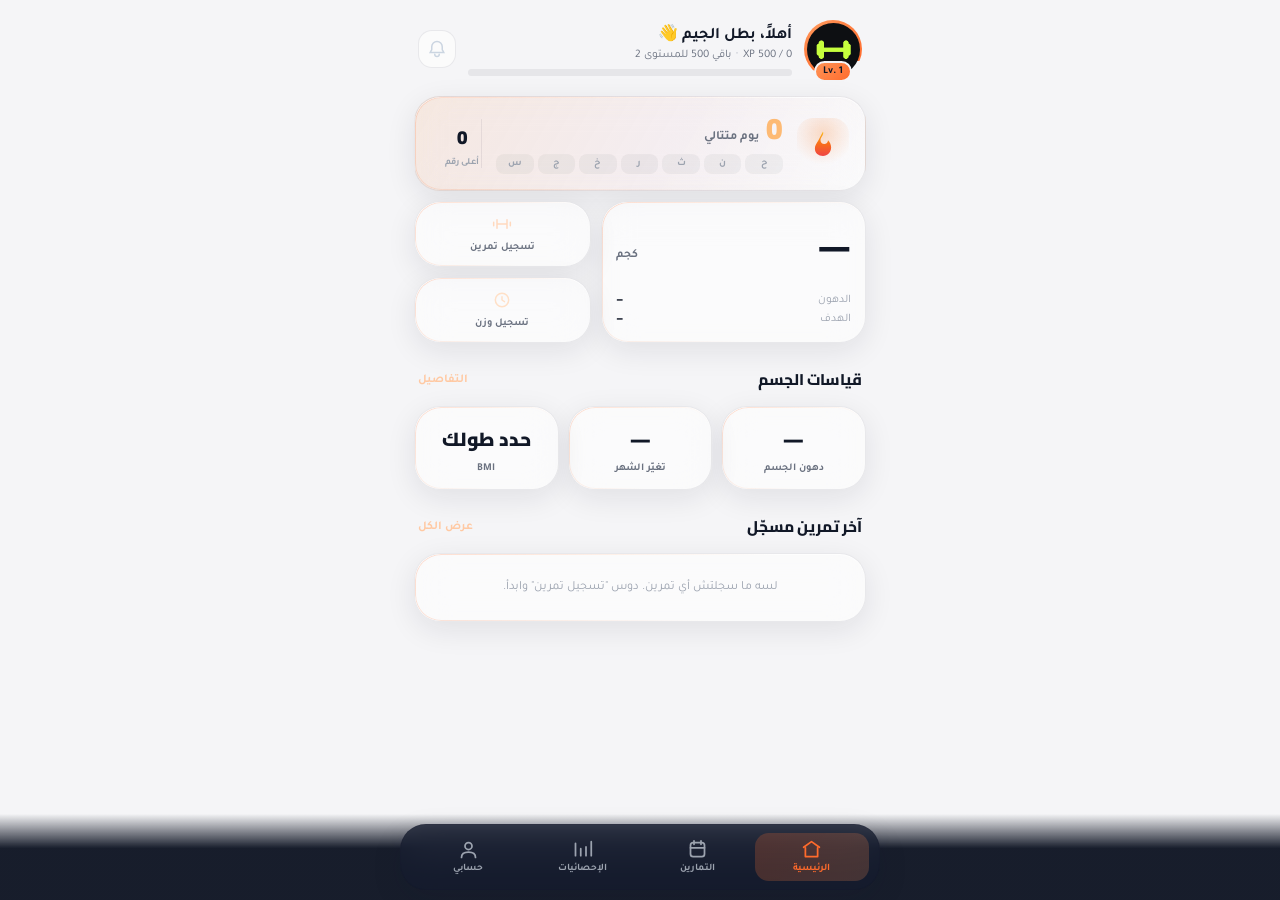
<file: index.html>
<!DOCTYPE html>
<html lang="ar" dir="rtl">
<head>
<meta charset="UTF-8" />
<meta name="viewport" content="width=device-width, initial-scale=1, maximum-scale=1, viewport-fit=cover" />
<title>جيمك</title>

<link rel="manifest" href="manifest.json" />
<meta name="theme-color" content="#F5F5F7" />
<meta name="apple-mobile-web-app-capable" content="yes" />
<meta name="apple-mobile-web-app-status-bar-style" content="default" />
<meta name="apple-mobile-web-app-title" content="جيمك" />
<link rel="apple-touch-icon" href="icon-192.png" />
<link rel="icon" href="icon-192.png" />
<link rel="stylesheet" href="fonts.css" />

<style>
  :root{
    --bg-deep:#F5F5F7;
    --bg-deep-2:#FFFFFF;
    --glow-blue:#FF6B2C;
    --glow-purple:#FF9457;
    --card-glass:rgba(255,255,255,0.55);
    --card-glass-strong:rgba(255,255,255,0.78);
    --border-soft:rgba(17,24,39,0.08);
    --text-primary:#111827;
    --text-secondary:#6B7280;
    --text-dim:#9CA3AF;
    --fire-1:#FBBF24;
    --fire-2:#F97316;
    --fire-3:#EF4444;
    --success:#22C55E;
    --danger:#F43F5E;
  }
  *{box-sizing:border-box; -webkit-tap-highlight-color:transparent;}
  html,body{margin:0;padding:0;background:var(--bg-deep);}
  body{
    font-family:'Tajawal','Cairo',sans-serif;
    color:var(--text-primary);
    min-height:100vh;
    overflow-x:hidden;
  }
  h1,h2,h3,.cairo{font-family:'Cairo','Tajawal',sans-serif;}

  /* ===== Ambient background glow ===== */
  .bg-ambient{
    position:fixed; inset:0; z-index:-1; pointer-events:none;
    background:
      radial-gradient(700px 420px at 12% -8%, rgba(255,107,44,0.22), transparent 60%),
      radial-gradient(650px 500px at 105% 10%, rgba(255,148,87,0.20), transparent 60%),
      radial-gradient(900px 700px at 50% 115%, rgba(255,107,44,0.12), transparent 60%),
      var(--bg-deep);
  }

  .app{max-width:480px; margin:0 auto; padding:14px 14px 100px; position:relative;}

  /* ===== Glass card base ===== */
  .glass{
    background:var(--card-glass);
    border:1px solid var(--border-soft);
    border-radius:26px;
    backdrop-filter:blur(18px) saturate(140%);
    -webkit-backdrop-filter:blur(18px) saturate(140%);
    box-shadow:0 8px 30px rgba(17,24,39,0.09), inset 0 1px 0 rgba(255,255,255,0.7);
    position:relative;
    overflow:hidden;
  }
  .glass::before{
    content:"";
    position:absolute; inset:0; border-radius:inherit; padding:1px;
    background:linear-gradient(135deg, rgba(255,107,44,0.22), rgba(255,148,87,0.12) 40%, transparent 70%);
    -webkit-mask:linear-gradient(#fff 0 0) content-box, linear-gradient(#fff 0 0);
    -webkit-mask-composite:xor; mask-composite:exclude;
    pointer-events:none;
  }

  /* ===== Header ===== */
  .header{display:flex; align-items:center; gap:12px; padding:6px 4px 18px;}
  .avatar-wrap{position:relative; width:58px; height:58px; flex-shrink:0;}
  .avatar-ring{
    position:absolute; inset:0; border-radius:50%;
    background:conic-gradient(from 180deg, var(--glow-blue), var(--glow-purple), var(--glow-blue) 82%, transparent 82%);
    padding:2.5px;
  }
  .avatar-ring img{
    width:100%; height:100%; border-radius:50%; object-fit:cover;
    background:var(--bg-deep-2); display:block;
  }
  .level-badge{
    position:absolute; bottom:-4px; left:50%; transform:translateX(-50%);
    background:linear-gradient(135deg, var(--glow-purple), var(--glow-blue));
    font-size:10.5px; font-weight:800; padding:2px 7px; border-radius:20px;
    border:2px solid var(--bg-deep); white-space:nowrap;
  }
  .header-info{flex:1; min-width:0;}
  .header-name{font-weight:800; font-size:16px; margin:0 0 3px;}
  .header-sub{font-size:11.5px; color:var(--text-secondary); margin:0 0 7px; display:flex; align-items:center; gap:5px;}
  .xp-track{height:7px; border-radius:20px; background:rgba(17,24,39,0.065); overflow:hidden; position:relative;}
  .xp-fill{
    height:100%; border-radius:20px;
    background:linear-gradient(90deg, var(--glow-blue), var(--glow-purple));
    box-shadow:0 0 12px rgba(255,148,87,0.35);
    transition:width .6s cubic-bezier(.22,1,.36,1);
  }
  .header-icon-btn{
    width:38px; height:38px; border-radius:14px; flex-shrink:0;
    display:flex; align-items:center; justify-content:center;
    background:var(--card-glass); border:1px solid var(--border-soft);
  }

  /* ===== Streak hero (horizontal) ===== */
  .streak-card{
    display:flex; align-items:center; gap:14px; padding:16px 16px;
    background:linear-gradient(120deg, rgba(249,115,22,0.10), rgba(239,68,68,0.04) 55%, var(--card-glass));
    margin-bottom:10px;
  }
  .streak-flame{
    width:52px; height:52px; flex-shrink:0; border-radius:16px;
    display:flex; align-items:center; justify-content:center;
    background:radial-gradient(circle at 50% 30%, rgba(249,115,22,0.22), transparent 70%);
  }
  .streak-flame svg{animation:flicker 2.6s ease-in-out infinite;}
  @keyframes flicker{
    0%,100%{transform:scale(1) rotate(0deg);}
    50%{transform:scale(1.07) rotate(-2deg);}
  }
  .streak-body{flex:1; min-width:0;}
  .streak-num-row{display:flex; align-items:baseline; gap:7px;}
  .streak-num{font-size:30px; font-weight:900; line-height:1; font-family:'Cairo',sans-serif; color:#FDBA74;}
  .streak-label{font-size:12.5px; color:var(--text-secondary); font-weight:700;}
  .streak-week{display:flex; gap:4px; margin-top:9px;}
  .sw-day{
    flex:1; text-align:center; font-size:10px; font-weight:700; color:var(--text-dim);
    background:rgba(17,24,39,0.045); border-radius:8px; padding:4px 0;
  }
  .sw-day.on{color:#FDBA74; background:rgba(249,115,22,0.16); box-shadow:inset 0 0 0 1px rgba(249,115,22,0.25);}
  .streak-record{
    text-align:center; padding:0 2px 0 14px; border-right:1px solid rgba(17,24,39,0.075); flex-shrink:0;
  }
  .rec-num{display:block; font-size:19px; font-weight:900; font-family:'Cairo',sans-serif; color:var(--text-primary);}
  .rec-txt{display:block; font-size:9.5px; color:var(--text-dim); font-weight:700; margin-top:2px; white-space:nowrap;}

  /* ===== Weight + side actions ===== */
  .top-row{display:grid; grid-template-columns:1.5fr 1fr; gap:10px; margin-bottom:12px;}
  .weight-card{padding:16px 14px; min-height:126px; display:flex; flex-direction:column; justify-content:space-between;}
  .weight-top{display:flex; align-items:baseline; justify-content:space-between;}
  .weight-num{font-size:30px; font-weight:900; font-family:'Cairo',sans-serif;}
  .weight-unit{font-size:12px; color:var(--text-secondary); font-weight:600;}
  .weight-diff{
    font-size:11px; font-weight:800; padding:3px 8px; border-radius:20px; display:inline-flex; align-items:center; gap:3px;
  }
  .weight-diff.down{color:var(--success); background:rgba(34,197,94,0.13);}
  .weight-diff.up{color:var(--danger); background:rgba(244,63,94,0.13);}
  .weight-meta{display:flex; flex-direction:column; gap:6px; margin-top:8px;}
  .weight-meta-row{display:flex; align-items:center; justify-content:space-between; font-size:11.5px;}
  .weight-meta-row span:first-child{color:var(--text-dim);}
  .weight-meta-row span:last-child{font-weight:700; color:var(--text-primary);}

  /* ===== Section title ===== */
  .section-title{
    display:flex; align-items:center; justify-content:space-between;
    margin:22px 4px 12px;
  }
  .section-title h2{font-size:15.5px; font-weight:800; margin:0;}
  .section-title a{font-size:12px; color:#FFC9A3; text-decoration:none; font-weight:700;}

  /* ===== InBody mini grid ===== */
  .inbody-grid{display:grid; grid-template-columns:repeat(3,1fr); gap:9px;}
  .inbody-card{padding:14px 10px; text-align:center;}
  .inbody-val{font-size:19px; font-weight:900; font-family:'Cairo',sans-serif; display:block;}
  .inbody-val small{font-size:11px; font-weight:700; color:var(--text-secondary);}
  .inbody-name{font-size:10.5px; color:var(--text-secondary); font-weight:600; margin-top:5px;}

  /* ===== Side action tiles (next to weight card) ===== */
  .side-actions{display:flex; flex-direction:column; gap:10px;}
  .qa-tile{
    flex:1; display:flex; flex-direction:column; align-items:center; justify-content:center; gap:7px;
    padding:12px 6px; text-align:center; font-size:10.5px; font-weight:700; color:var(--text-secondary);
  }
  .qa-tile svg{width:20px; height:20px;}

  /* ===== Muscle indicator dots ===== */
  .muscle-dot{width:9px; height:9px; border-radius:50%; flex-shrink:0; display:inline-block;
    box-shadow:0 0 8px currentColor;}
  .muscle-dot.chest{background:#FF7A3D; color:#FF7A3D;}
  .muscle-dot.shoulders{background:#FFA35E; color:#FFA35E;}
  .muscle-dot.back{background:#22C55E; color:#22C55E;}
  .muscle-dot.legs{background:#F59E0B; color:#F59E0B;}
  .muscle-dot.arms{background:#EC4899; color:#EC4899;}
  .muscle-dot.core{background:#14B8A6; color:#14B8A6;}

  /* ===== Plan rows ===== */
  .plan-row{display:flex; align-items:center; justify-content:space-between; padding:11px 0;}
  .plan-row + .plan-row{border-top:1px solid rgba(17,24,39,0.055);}
  .plan-info{display:flex; align-items:center; gap:11px;}
  .plan-name{font-weight:700; font-size:13.5px;}
  .plan-sub{font-size:11px; color:var(--text-dim); margin-top:1px;}
  .plan-weight{font-size:12px; font-weight:800; color:#FFC9A3;}
  .plan-tag{
    font-size:10.5px; font-weight:700; color:#FFD3B0; background:rgba(255,148,87,0.12);
    padding:2px 9px; border-radius:20px; margin-right:8px; vertical-align:middle;
  }

  /* ===== Bottom nav ===== */
  .bottom-nav{
    position:fixed; bottom:0; left:0; right:0; z-index:50;
    display:flex; justify-content:center; padding:10px 14px calc(10px + env(safe-area-inset-bottom));
    background:linear-gradient(to top, rgba(11,17,32,0.95) 60%, rgba(11,17,32,0));
  }
  .bottom-nav-inner{
    max-width:480px; width:100%; display:flex; justify-content:space-between;
    background:rgba(20,27,46,0.75); border:1px solid var(--border-soft);
    border-radius:26px; padding:8px 10px; backdrop-filter:blur(20px);
    box-shadow:0 10px 30px rgba(17,24,39,0.12);
  }
  .nav-item{
    flex:1; display:flex; flex-direction:column; align-items:center; gap:3px;
    padding:6px 2px; border-radius:14px; color:var(--text-dim); font-size:10px; font-weight:700;
    transition:color .2s; text-decoration:none;
  }
  .nav-item svg{width:21px; height:21px;}
  .nav-item.active{
    color:#FF6B2C;
    background:linear-gradient(135deg, rgba(255,107,44,0.22), rgba(255,148,87,0.20));
  }

  /* utility */
  .row-between{display:flex; align-items:center; justify-content:space-between;}
  .flex-center{display:flex; align-items:center; justify-content:center;}
</style>
</head>
<body>
<div class="bg-ambient"></div>
<div class="app">

  <!-- ===== Header ===== -->
  <div class="header">
    <div class="avatar-wrap">
      <div class="avatar-ring"><img id="avatarImg" src="icon-192.png" alt="صورتي" /></div>
      <div class="level-badge" id="levelBadge">Lv. 7</div>
    </div>
    <div class="header-info">
      <p class="header-name" id="headerName">أهلاً 👋</p>
      <p class="header-sub">
        <span id="xpText">0 / 500 XP</span>
        <span style="color:var(--text-dim)">·</span>
        <span id="xpRemainText"></span>
      </p>
      <div class="xp-track"><div class="xp-fill" id="xpFill" style="width:0%"></div></div>
    </div>
    <a href="profile.html" class="header-icon-btn" style="text-decoration:none;" aria-label="الإشعارات">
      <svg width="18" height="18" viewBox="0 0 24 24" fill="none" stroke="#CBD5E1" stroke-width="2" stroke-linecap="round"><path d="M12 2a7 7 0 0 0-7 7v3.6c0 .5-.2 1-.6 1.4L3 16.5h18l-1.4-2.5c-.4-.4-.6-.9-.6-1.4V9a7 7 0 0 0-7-7Z"/><path d="M9 19a3 3 0 0 0 6 0"/></svg>
    </a>
  </div>

  <!-- ===== Streak (hero) ===== -->
  <div class="glass streak-card">
    <div class="streak-flame">
      <svg viewBox="0 0 24 24" width="30" height="30">
        <defs>
          <linearGradient id="flameGrad" x1="0" y1="1" x2="0" y2="0">
            <stop offset="0%" stop-color="#EF4444"/>
            <stop offset="55%" stop-color="#F97316"/>
            <stop offset="100%" stop-color="#FBBF24"/>
          </linearGradient>
        </defs>
        <path fill="url(#flameGrad)" d="M12 2c1 3-2 4.2-2 7 0 1.7 1.3 3 3 3s3-1.3 3-3c1.5 1.5 2.5 3.6 2.5 5.8 0 3.6-2.9 6.7-6.5 6.7S5.5 19.4 5.5 15.8c0-2.6 1.2-4.4 2.4-6.1C9.2 7.7 10 5.3 12 2Z"/>
      </svg>
    </div>
    <div class="streak-body">
      <div class="streak-num-row">
        <span class="streak-num" id="streakNum">14</span>
        <span class="streak-label" data-i18n="home_day_streak">يوم متتالي</span>
      </div>
      <div class="streak-week" id="streakWeek">
        <div class="sw-day on">ح</div><div class="sw-day on">ن</div><div class="sw-day on">ث</div>
        <div class="sw-day on">ر</div><div class="sw-day on">خ</div><div class="sw-day on">ج</div>
        <div class="sw-day">س</div>
      </div>
    </div>
    <div class="streak-record">
      <span class="rec-num" id="recNum">21</span>
      <span class="rec-txt" data-i18n="home_best">أعلى رقم</span>
    </div>
  </div>

  <!-- ===== Weight + quick actions ===== -->
  <div class="top-row">
    <div class="glass weight-card">
      <div>
        <div class="weight-top">
          <span class="weight-num" id="weightNum">78.4</span>
          <span class="weight-unit" id="weightUnitLabel">كجم</span>
        </div>
        <span class="weight-diff down" id="weightDiff">
          <svg width="10" height="10" viewBox="0 0 24 24" fill="none" stroke="currentColor" stroke-width="3" stroke-linecap="round"><path d="M12 4v16M6 14l6 6 6-6"/></svg>
          <span id="weightDiffText">0.6 هذا الأسبوع</span>
        </span>
      </div>
      <div class="weight-meta">
        <div class="weight-meta-row"><span data-i18n="home_fat">الدهون</span><span id="bodyFatVal">—</span></div>
        <div class="weight-meta-row" id="goalRow" style="cursor:pointer;"><span data-i18n="home_goal">الهدف</span><span id="goalVal">—</span></div>
      </div>
    </div>

    <div class="side-actions">
      <a href="exercises.html" class="glass qa-tile" style="text-decoration:none;">
        <svg viewBox="0 0 24 24" fill="none" stroke="#FFD9BE" stroke-width="1.8" stroke-linecap="round" stroke-linejoin="round"><path d="M6 7v10M18 7v10M2 10v4M22 10v4M6 12h12"/></svg>
        <span data-i18n="home_log_exercise">تسجيل تمرين</span>
      </a>
      <div class="glass qa-tile" id="logWeightBtn" style="cursor:pointer;">
        <svg viewBox="0 0 24 24" fill="none" stroke="#FFE0C7" stroke-width="1.8" stroke-linecap="round" stroke-linejoin="round"><path d="M12 20a8 8 0 1 0 0-16 8 8 0 0 0 0 16Z"/><path d="M12 8v4l3 2"/></svg>
        <span data-i18n="home_log_weight">تسجيل وزن</span>
      </div>
    </div>
  </div>

  <!-- ===== InBody mini section ===== -->
  <div class="section-title">
    <h2 data-i18n="home_body_measurements">قياسات الجسم</h2>
    <a href="stats.html" data-i18n="home_details">التفاصيل</a>
  </div>
  <div class="inbody-grid">
    <div class="glass inbody-card">
      <span class="inbody-val" id="ibFat">—</span>
      <div class="inbody-name" data-i18n="home_body_fat">دهون الجسم</div>
    </div>
    <div class="glass inbody-card">
      <span class="inbody-val" id="ibMonthDiff">—</span>
      <div class="inbody-name" data-i18n="home_month_change">تغيّر الشهر</div>
    </div>
    <div class="glass inbody-card" id="ibBMI" style="cursor:pointer;">
      <span class="inbody-val" id="ibBMIVal">—</span>
      <div class="inbody-name">BMI</div>
    </div>
  </div>

  <!-- ===== Recent activity ===== -->
  <div class="section-title">
    <h2 data-i18n="home_recent_workout">آخر تمرين مسجّل</h2>
    <a href="exercises.html" data-i18n="home_view_all">عرض الكل</a>
  </div>
  <div class="glass" style="padding:6px 14px;" id="recentPlanCard">
    <div style="text-align:center; padding:20px 10px; color:var(--text-dim); font-size:12.5px;">لسه ما سجلتش أي تمرين. دوس "تسجيل تمرين" وابدأ.</div>
  </div>

</div>

<!-- ===== Bottom nav ===== -->
<div class="bottom-nav">
  <div class="bottom-nav-inner">
    <a href="index.html" class="nav-item active">
      <svg viewBox="0 0 24 24" fill="none" stroke="currentColor" stroke-width="2" stroke-linecap="round" stroke-linejoin="round"><path d="M3 9.5 12 3l9 6.5"/><path d="M5 10v10h14V10"/></svg>
      <span data-i18n="nav_home">الرئيسية</span>
    </a>
    <a href="exercises.html" class="nav-item">
      <svg viewBox="0 0 24 24" fill="none" stroke="currentColor" stroke-width="2" stroke-linecap="round" stroke-linejoin="round"><rect x="4" y="4" width="16" height="16" rx="3"/><path d="M8 2v4M16 2v4M4 10h16"/></svg>
      <span data-i18n="nav_exercises">التمارين</span>
    </a>
    <a href="stats.html" class="nav-item">
      <svg viewBox="0 0 24 24" fill="none" stroke="currentColor" stroke-width="2" stroke-linecap="round" stroke-linejoin="round"><path d="M4 19V5M10 19v-8M16 19V9M22 19V3"/></svg>
      <span data-i18n="nav_stats">الإحصائيات</span>
    </a>
    <a href="profile.html" class="nav-item">
      <svg viewBox="0 0 24 24" fill="none" stroke="currentColor" stroke-width="2" stroke-linecap="round" stroke-linejoin="round"><circle cx="12" cy="8" r="4"/><path d="M4 21c0-4 3.5-6 8-6s8 2 8 6"/></svg>
      <span data-i18n="nav_profile">حسابي</span>
    </a>
  </div>
</div>

<!-- ===== Weight log modal ===== -->
<div id="weightModalOverlay" style="position:fixed; inset:0; background:rgba(0,0,0,0.55); backdrop-filter:blur(3px); display:none; align-items:flex-end; z-index:100;">
  <div class="glass" style="width:100%; max-width:480px; margin:0 auto; border-radius:24px 24px 0 0; padding:20px; padding-bottom:calc(20px + env(safe-area-inset-bottom));">
    <div style="width:36px;height:4px;background:rgba(255,255,255,0.15);border-radius:4px;margin:0 auto 16px;"></div>
    <h3 style="font-size:15px; font-weight:800; margin:0 0 16px;" data-i18n="home_log_today_weight">تسجيل وزن اليوم</h3>
    <div style="display:flex; gap:10px; margin-bottom:14px;">
      <div style="flex:1;">
        <label id="weightInputLabel" style="font-size:11px; color:var(--text-dim); font-weight:700; display:block; margin-bottom:6px;">الوزن (كجم)</label>
        <input id="weightInput" type="number" step="0.1" inputmode="decimal" style="width:100%; box-sizing:border-box; background:rgba(17,24,39,0.045); border:1px solid var(--border-soft); border-radius:12px; padding:11px 12px; color:#111827; font-family:'Tajawal',sans-serif; font-size:15px; font-weight:700;" />
      </div>
      <div style="flex:1;">
        <label style="font-size:11px; color:var(--text-dim); font-weight:700; display:block; margin-bottom:6px;" data-i18n="home_body_fat_optional">نسبة الدهون % (اختياري)</label>
        <input id="bodyFatInput" type="number" step="0.1" inputmode="decimal" style="width:100%; box-sizing:border-box; background:rgba(17,24,39,0.045); border:1px solid var(--border-soft); border-radius:12px; padding:11px 12px; color:#111827; font-family:'Tajawal',sans-serif; font-size:15px; font-weight:700;" />
      </div>
    </div>
    <div style="display:flex; gap:10px;">
      <div id="weightModalCancel" style="flex:1; text-align:center; padding:12px 0; border-radius:14px; font-weight:700; font-size:13px; color:var(--text-secondary); background:rgba(17,24,39,0.045); border:1px solid var(--border-soft);" data-i18n="home_cancel">إلغاء</div>
      <div id="weightModalSave" style="flex:1; text-align:center; padding:12px 0; border-radius:14px; font-weight:800; font-size:13px; color:#fff; background:linear-gradient(135deg,#FF6B2C,#FF9457);" data-i18n="home_save">حفظ</div>
    </div>
  </div>
</div>

<script src="app-data.js"></script>
<script>
  function fmt(n){ return Number(n).toLocaleString('en-US', {maximumFractionDigits:1}); }
  const DAY_LETTERS = ["ح","ن","ث","ر","خ","ج","س"]; // أحد..سبت, لكن هنعرضها كأيام آخر 7

  function renderHome(){
    const store = window.GymakStore;
    const profile = store.getProfile();
    const latest = store.getLatestWeight();
    const diffInfo = store.getWeightDiffVsLastWeek();
    const streak = store.getStreak();
    const best = store.getBestStreak();
    const week = store.getLast7DaysStatus();
    const goal = store.getGoalWeight();

    // Header name / XP
    document.getElementById("headerName").textContent = "أهلاً، " + (profile.name || "بطل الجيم") + " 👋";
    document.getElementById("avatarImg").src = profile.avatar || "icon-192.png";
    document.getElementById("levelBadge").textContent = "Lv. " + profile.level;
    document.getElementById("xpText").textContent = fmt(profile.xp) + " / " + fmt(profile.xpNext) + " XP";
    document.getElementById("xpRemainText").textContent = "باقي " + fmt(profile.xpNext - profile.xp) + " للمستوى " + (profile.level + 1);
    document.getElementById("xpFill").style.width = Math.min(100, (profile.xp / profile.xpNext) * 100) + "%";

    // Streak
    document.getElementById("streakNum").textContent = streak;
    document.getElementById("recNum").textContent = best;
    const weekEl = document.getElementById("streakWeek");
    weekEl.innerHTML = week.map((d, i) => {
      const dow = new Date(d.date + "T00:00:00").getDay(); // 0=Sun
      const letter = ["ح","ن","ث","ر","خ","ج","س"][dow];
      return `<div class="sw-day${d.done ? " on" : ""}">${letter}</div>`;
    }).join("");

    // Weight card
    if (latest) {
      document.getElementById("weightNum").textContent = store.toDisplayWeight(latest.weight);
      document.getElementById("bodyFatVal").textContent = (latest.bodyFat != null ? latest.bodyFat + "%" : "—");
    } else {
      document.getElementById("weightNum").textContent = "—";
      document.getElementById("bodyFatVal").textContent = "—";
    }
    document.getElementById("weightUnitLabel").textContent = store.unitLabel();
    document.getElementById("weightInputLabel").textContent = "الوزن (" + store.unitLabel() + ")";
    document.getElementById("goalVal").textContent = goal != null ? store.formatWeight(goal) : "—";
    const diffEl = document.getElementById("weightDiff");
    const diffText = document.getElementById("weightDiffText");
    if (!diffInfo) {
      diffEl.style.display = "none";
    } else {
      diffEl.style.display = "inline-flex";
      if (diffInfo.diff !== 0) {
        const down = diffInfo.diff < 0;
        diffEl.classList.toggle("down", down);
        diffEl.classList.toggle("up", !down);
        diffText.textContent = Math.abs(diffInfo.diff).toFixed(1) + " هذا الأسبوع";
      } else {
        diffText.textContent = "ثابت هذا الأسبوع";
      }
  }

    // Body measurements
    document.getElementById("ibFat").innerHTML = (latest && latest.bodyFat != null) ? latest.bodyFat + "<small>%</small>" : "—";
    const monthDiff = store.getWeightDiffOverDays(30);
    document.getElementById("ibMonthDiff").textContent = monthDiff ? ((monthDiff.diff > 0 ? "+" : "") + monthDiff.diff) : "—";
    const bmi = store.getBMI();
    document.getElementById("ibBMIVal").textContent = bmi != null ? bmi : "حدد طولك";

    // Recent exercises
    const recent = store.getRecentExerciseLogs(3);
    const planCard = document.getElementById("recentPlanCard");
    if (!recent.length) {
      planCard.innerHTML = `<div style="text-align:center; padding:20px 10px; color:var(--text-dim); font-size:12.5px;">لسه ما سجلتش أي تمرين. دوس "تسجيل تمرين" وابدأ.</div>`;
    } else {
      planCard.innerHTML = recent.map((r) => `
        <div class="plan-row">
          <div class="plan-info">
            <span class="muscle-dot ${r.muscle}"></span>
            <div>
              <div class="plan-name">${r.name}</div>
              <div class="plan-sub">${r.muscleLabel} · ${r.sets} × ${r.reps}</div>
            </div>
          </div>
          <span class="plan-weight">${store.formatWeight(r.weight)}</span>
        </div>`).join("");
    }
  }

  // ===== Weight modal wiring =====
  const overlay = document.getElementById("weightModalOverlay");
  const openModal = () => {
    const latest = window.GymakStore.getLatestWeight();
    document.getElementById("weightInput").value = latest ? window.GymakStore.toDisplayWeight(latest.weight) : "";
    document.getElementById("bodyFatInput").value = latest && latest.bodyFat != null ? latest.bodyFat : "";
    overlay.style.display = "flex";
  };
  const closeModal = () => { overlay.style.display = "none"; };

  document.getElementById("logWeightBtn").addEventListener("click", openModal);
  document.getElementById("weightModalCancel").addEventListener("click", closeModal);
  overlay.addEventListener("click", (e) => { if (e.target === overlay) closeModal(); });
  document.getElementById("weightModalSave").addEventListener("click", () => {
    const wDisplay = parseFloat(document.getElementById("weightInput").value);
    const bf = document.getElementById("bodyFatInput").value;
    if (!wDisplay || wDisplay <= 0) { document.getElementById("weightInput").focus(); return; }
    window.GymakStore.addWeight(window.GymakStore.fromDisplayWeight(wDisplay), bf === "" ? null : parseFloat(bf));
    closeModal();
    renderHome();
  });

  document.getElementById("ibBMI").addEventListener("click", () => {
    const current = window.GymakStore.getProfile().heightCm;
    const val = prompt("اكتب طولك بالسنتيمتر (لحساب BMI):", current || "");
    if (val && !isNaN(parseFloat(val))) { window.GymakStore.setHeight(parseFloat(val)); renderHome(); }
  });

  document.getElementById("goalRow").addEventListener("click", () => {
    const currentKg = window.GymakStore.getGoalWeight();
    const currentDisp = currentKg != null ? window.GymakStore.toDisplayWeight(currentKg) : "";
    const val = prompt(`اكتب وزنك المستهدف (${window.GymakStore.unitLabel()}):`, currentDisp);
    if (val && !isNaN(parseFloat(val))) { window.GymakStore.setGoalWeight(window.GymakStore.fromDisplayWeight(parseFloat(val))); renderHome(); }
  });

  window.GymakStore.applyI18n();
  renderHome();
  window.GymakStore.scheduleReminder();

  if ("serviceWorker" in navigator) {
    navigator.serviceWorker.register("sw.js").catch(() => {});
  }
</script>
</body>
</html>
</file>
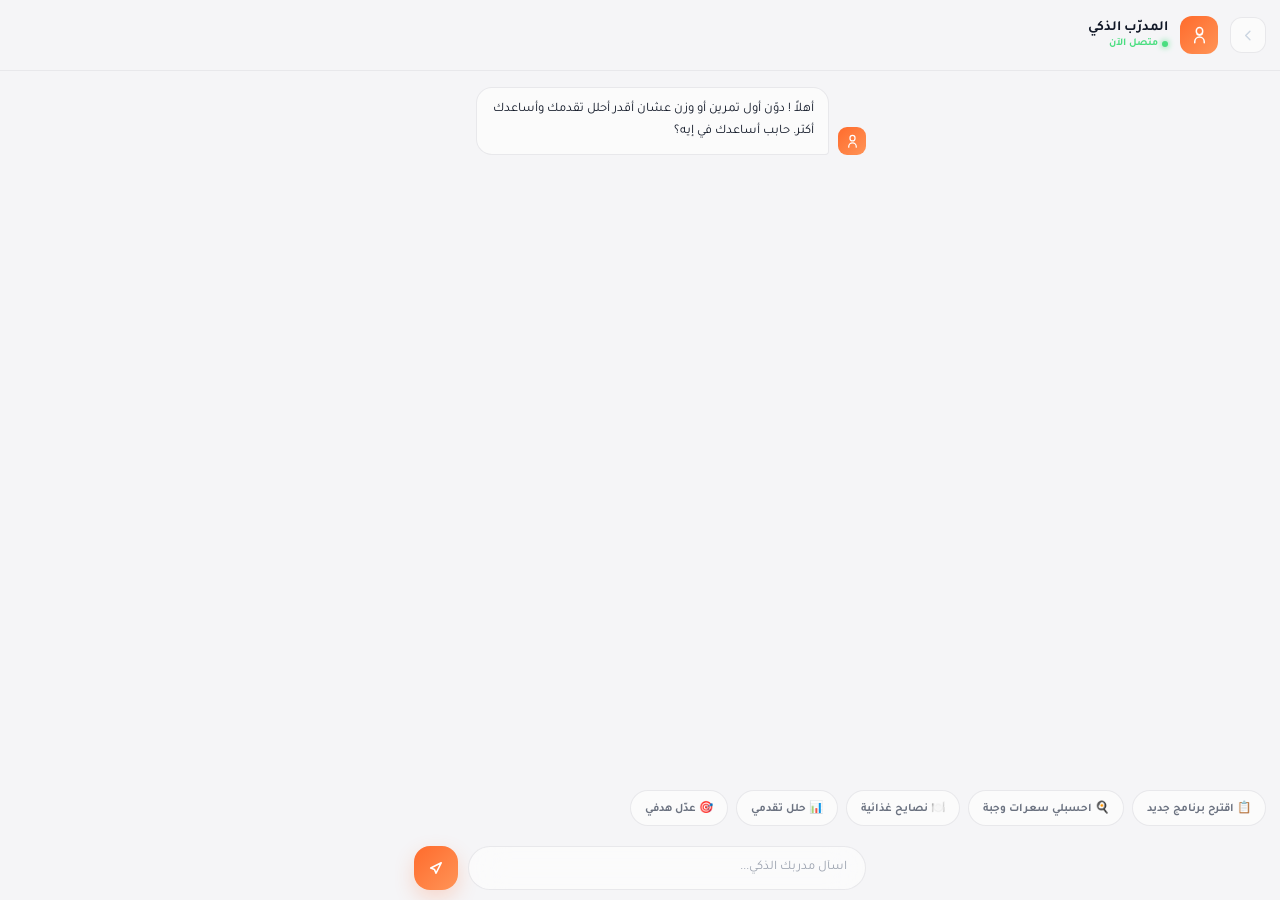
<file: ai-coach.html>
<!DOCTYPE html>
<html lang="ar" dir="rtl">
<head>
<meta charset="UTF-8" />
<meta name="viewport" content="width=device-width, initial-scale=1, maximum-scale=1, viewport-fit=cover" />
<title>المدرّب الذكي — جيمك</title>

<link rel="manifest" href="manifest.json" />
<meta name="theme-color" content="#F5F5F7" />
<meta name="apple-mobile-web-app-capable" content="yes" />
<link rel="apple-touch-icon" href="icon-192.png" />
<link rel="icon" href="icon-192.png" />
<link rel="stylesheet" href="fonts.css" />

<style>
  :root{
    --bg-deep:#F5F5F7;
    --card-glass:rgba(255,255,255,0.55);
    --border-soft:rgba(17,24,39,0.08);
    --text-primary:#111827;
    --text-secondary:#6B7280;
    --text-dim:#9CA3AF;
  }
  *{box-sizing:border-box; -webkit-tap-highlight-color:transparent;}
  html,body{margin:0;padding:0;background:var(--bg-deep); height:100%;}
  body{font-family:'Tajawal','Cairo',sans-serif; color:var(--text-primary); min-height:100vh; display:flex; flex-direction:column;}
  h1,h2,h3,.cairo{font-family:'Cairo','Tajawal',sans-serif;}

  .bg-ambient{
    position:fixed; inset:0; z-index:-1; pointer-events:none;
    background:
      radial-gradient(700px 420px at 12% -8%, rgba(255,107,44,0.20), transparent 60%),
      radial-gradient(650px 500px at 105% 10%, rgba(255,148,87,0.20), transparent 60%),
      var(--bg-deep);
  }

  .glass{
    background:var(--card-glass); border:1px solid var(--border-soft); border-radius:22px;
    backdrop-filter:blur(18px) saturate(140%); -webkit-backdrop-filter:blur(18px) saturate(140%);
  }

  /* ===== Top bar ===== */
  .top-bar{
    display:flex; align-items:center; gap:12px; padding:16px 14px;
    border-bottom:1px solid rgba(17,24,39,0.06);
  }
  .back-btn{
    width:36px; height:36px; border-radius:12px; display:flex; align-items:center; justify-content:center;
    background:rgba(255,255,255,0.55); border:1px solid var(--border-soft); flex-shrink:0;
  }
  .coach-avatar{
    width:38px; height:38px; border-radius:12px; flex-shrink:0; display:flex; align-items:center; justify-content:center;
    background:linear-gradient(135deg,#FF6B2C,#FF9457);
  }
  .coach-meta{flex:1;}
  .coach-title{font-size:14px; font-weight:800; margin:0;}
  .coach-status{font-size:10.5px; color:#4ADE80; font-weight:600; display:flex; align-items:center; gap:4px;}
  .status-dot{width:6px; height:6px; border-radius:50%; background:#4ADE80; box-shadow:0 0 6px #4ADE80;}

  /* ===== Chat body ===== */
  .chat-body{flex:1; overflow-y:auto; padding:16px 14px 10px; max-width:480px; margin:0 auto; width:100%; box-sizing:border-box;}

  .msg-row{display:flex; gap:9px; margin-bottom:14px; align-items:flex-end;}
  .msg-row.me{flex-direction:row-reverse;}
  .msg-ic{
    width:28px; height:28px; border-radius:9px; flex-shrink:0; display:flex; align-items:center; justify-content:center;
    background:linear-gradient(135deg,#FF6B2C,#FF9457);
  }
  .msg-bubble{
    max-width:78%; padding:11px 14px; border-radius:16px; font-size:13px; line-height:1.7; white-space:pre-line;
  }
  .msg-row:not(.me) .msg-bubble{
    background:var(--card-glass); border:1px solid var(--border-soft); border-bottom-right-radius:4px; color:var(--text-primary);
  }
  .msg-row.me .msg-bubble{
    background:linear-gradient(135deg,#FF6B2C,#FF9457); border-bottom-left-radius:4px; color:#fff;
  }

  /* ===== Suggestion card inside chat ===== */
  .suggest-card{
    padding:14px; margin-top:6px; margin-right:37px;
    background:linear-gradient(120deg, rgba(255,107,44,0.10), rgba(255,148,87,0.08));
  }
  .suggest-head{display:flex; align-items:center; gap:8px; margin-bottom:10px;}
  .suggest-title{font-size:12.5px; font-weight:800;}
  .suggest-days{display:flex; gap:6px; flex-wrap:wrap; margin-bottom:10px;}
  .sg-day{font-size:10.5px; font-weight:700; padding:5px 10px; border-radius:20px; background:rgba(17,24,39,0.055); color:var(--text-secondary);}
  .suggest-actions{display:flex; gap:8px;}
  .sg-btn{
    flex:1; text-align:center; padding:8px 0; font-size:11.5px; font-weight:800; border-radius:12px;
  }
  .sg-btn.primary{color:#fff; background:linear-gradient(135deg,#FF6B2C,#FF9457);}
  .sg-btn.ghost{color:var(--text-secondary); background:rgba(17,24,39,0.045); border:1px solid var(--border-soft);}

  /* ===== Quick prompts ===== */
  .quick-prompts{display:flex; gap:8px; overflow-x:auto; padding:10px 14px; scrollbar-width:none;}
  .quick-prompts::-webkit-scrollbar{display:none;}
  .qp-chip{
    flex-shrink:0; font-size:11.5px; font-weight:700; padding:9px 14px; border-radius:20px;
    background:var(--card-glass); border:1px solid var(--border-soft); color:var(--text-secondary);
    white-space:nowrap; display:flex; align-items:center; gap:6px;
  }

  /* ===== Input bar ===== */
  .input-bar{
    display:flex; align-items:center; gap:10px; padding:10px 14px calc(10px + env(safe-area-inset-bottom));
    max-width:480px; margin:0 auto; width:100%; box-sizing:border-box;
  }
  .input-field{
    flex:1; display:flex; align-items:center; padding:12px 16px; border-radius:26px;
  }
  .input-field input{
    flex:1; background:none; border:none; outline:none; color:var(--text-primary); font-family:'Tajawal',sans-serif; font-size:13px;
  }
  .input-field input::placeholder{color:var(--text-dim);}
  .send-btn{
    width:44px; height:44px; border-radius:16px; flex-shrink:0; display:flex; align-items:center; justify-content:center;
    background:linear-gradient(135deg,#FF6B2C,#FF9457); box-shadow:0 8px 20px rgba(255,107,44,0.22);
  }
</style>
</head>
<body>
<div class="bg-ambient"></div>

<div class="top-bar">
  <a href="profile.html" class="back-btn" style="text-decoration:none;" aria-label="رجوع">
    <svg width="17" height="17" viewBox="0 0 24 24" fill="none" stroke="#CBD5E1" stroke-width="2" stroke-linecap="round" stroke-linejoin="round"><path d="m14 6-6 6 6 6"/></svg>
  </a>
  <div class="coach-avatar">
    <svg width="19" height="19" viewBox="0 0 24 24" fill="none" stroke="#fff" stroke-width="1.9" stroke-linecap="round" stroke-linejoin="round"><path d="M12 2a4 4 0 0 0-4 4v1a4 4 0 0 0 8 0V6a4 4 0 0 0-4-4Z"/><path d="M6 21v-1a6 6 0 0 1 12 0v1"/><path d="M9 10.5s1 1 3 1 3-1 3-1"/></svg>
  </div>
  <div class="coach-meta">
    <p class="coach-title" data-i18n="ai_title">المدرّب الذكي</p>
    <div class="coach-status"><span class="status-dot"></span><span data-i18n="ai_status">متصل الآن</span></div>
  </div>
</div>

<div class="chat-body" id="chatBody"></div>
<template id="botMsgTpl">
  <div class="msg-row">
    <div class="msg-ic">
      <svg width="15" height="15" viewBox="0 0 24 24" fill="none" stroke="#fff" stroke-width="2" stroke-linecap="round" stroke-linejoin="round"><path d="M12 2a4 4 0 0 0-4 4v1a4 4 0 0 0 8 0V6a4 4 0 0 0-4-4Z"/><path d="M6 21v-1a6 6 0 0 1 12 0v1"/></svg>
    </div>
    <div class="msg-bubble"></div>
  </div>
</template>

<div class="quick-prompts" id="quickPrompts">
  <div class="qp-chip" data-q="اقترح برنامج">📋 اقترح برنامج جديد</div>
  <div class="qp-chip" data-q="احسبلي سعرات: 2 بيضة ورغيف عيش بلدي وكوب لبن">🍳 احسبلي سعرات وجبة</div>
  <div class="qp-chip" data-q="نصايح غذائية">🍽️ نصايح غذائية</div>
  <div class="qp-chip" data-q="حلل تقدمي">📊 حلل تقدمي</div>
  <div class="qp-chip" data-q="عدّل هدفي">🎯 عدّل هدفي</div>
</div>

<div class="input-bar">
  <div class="glass input-field">
    <input type="text" id="chatInput" placeholder="اسأل مدربك الذكي..." data-i18n-ph="ai_input_ph" />
  </div>
  <div class="send-btn" id="sendBtn" style="cursor:pointer;">
    <svg width="18" height="18" viewBox="0 0 24 24" fill="none" stroke="#fff" stroke-width="2.2" stroke-linecap="round" stroke-linejoin="round"><path d="m5 12 14-7-7 14-2-5-5-2Z"/></svg>
  </div>
</div>

<script src="app-data.js"></script>
<script>
  const store = window.GymakStore;
  const chatBody = document.getElementById("chatBody");
  const tpl = document.getElementById("botMsgTpl");

  function addBotMsg(text) {
    const node = tpl.content.cloneNode(true);
    node.querySelector(".msg-bubble").textContent = text;
    chatBody.appendChild(node);
    chatBody.scrollTop = chatBody.scrollHeight;
  }
  function addMeMsg(text) {
    const row = document.createElement("div");
    row.className = "msg-row me";
    row.innerHTML = `<div class="msg-bubble"></div>`;
    row.querySelector(".msg-bubble").textContent = text;
    chatBody.appendChild(row);
    chatBody.scrollTop = chatBody.scrollHeight;
  }

  function fmt(n){ return Number(n).toLocaleString('en-US', {maximumFractionDigits:1}); }
  function pick(arr){ return arr[Math.floor(Math.random() * arr.length)]; }

  function welcomeMessage() {
    const streak = store.getStreak();
    const progress = store.getStrengthProgress(1)[0];
    const profile = store.getProfile();
    const namePart = profile.name ? `يا ${profile.name}` : "";
    if (streak >= 3 && progress) {
      return `أهلاً ${namePart}! مكمّل ${streak} يوم متتالي، وقوتك في ${progress.name} زادت من ${progress.from} لـ ${progress.to} كجم. حابب أساعدك في إيه النهاردة؟`;
    }
    if (streak >= 1) {
      return `أهلاً ${namePart}! مكمّل ${streak} يوم متتالي، استمر كده. حابب أساعدك في إيه؟`;
    }
    return `أهلاً ${namePart}! دوّن أول تمرين أو وزن عشان أقدر أحلل تقدمك وأساعدك أكتر. حابب أساعدك في إيه؟`;
  }

  function findExerciseByName(text) {
    const all = store.getExercises();
    const norm = (s) => s.toLowerCase().trim();
    return all.find((ex) => norm(text).includes(norm(ex.name))) || null;
  }

  function answerFor(q) {
    const text = q.toLowerCase().trim();
    const profile = store.getProfile();

    // ===== Greetings / thanks =====
    if (/^(أهلا|اهلا|هاي|هلا|صباح|مساء|hi|hello)/.test(text)) {
      return pick([
        "أهلاً بيك! جاهز نشتغل على تمرينك النهاردة؟",
        "هاي! حابب أساعدك في البرنامج، الأكل، ولا تحليل تقدمك؟",
      ]);
    }
    if (text.includes("شكرا") || text.includes("متشكر") || text.includes("thanks")) {
      return "العفو! أنا موجود أي وقت محتاجني، كمّل كده 💪";
    }

    // ===== Food / calorie calculation =====
    const foodTriggerWords = ["سعرات", "احسب", "إحسب", "اكلت", "أكلت", "هاكل", "فطار", "فطاري", "غدا", "غدائي", "عشا", "عشائي", "وجبة", "كام سعرة"];
    const hasFoodTrigger = foodTriggerWords.some((w) => text.includes(w));
    const foodItems = store.parseFood(q);
    if (hasFoodTrigger || foodItems.length >= 2) {
      if (!foodItems.length) {
        return "اكتبلي الأكلات بوضوح زي: \"فطاري 2 بيضة ورغيف عيش بلدي وكوب لبن\" وأنا هحسبلك السعرات والبروتين تلقائي.";
      }
      const dayEntry = store.logFoodEntries(foodItems);
      const target = store.getDailyCalorieTarget();
      const breakdown = foodItems.map((it) => `• ${it.name} (${it.grams}جم) — ${it.kcal} سعرة`).join("\n");
      const mealKcal = foodItems.reduce((a, i) => a + i.kcal, 0);
      let msg = `حسبتلك الوجبة دي:\n${breakdown}\n\nإجمالي الوجبة: ${mealKcal} سعرة (بروتين ${foodItems.reduce((a, i) => a + i.protein, 0).toFixed(1)} جم)\n\nإجمالي سعراتك النهاردة: ${dayEntry.totalKcal} سعرة`;
      if (target) {
        const remaining = target - dayEntry.totalKcal;
        msg += remaining >= 0 ? ` من أصل ${target} — باقيلك ${remaining} سعرة.` : ` من أصل ${target} — زودت ${Math.abs(remaining)} سعرة عن هدفك.`;
      } else {
        msg += `. سجّل وزنك من الصفحة الرئيسية عشان أقدرلك أحدد هدف سعرات يومي دقيق.`;
      }
      return msg;
    }

    // ===== Ask about a specific exercise by name =====
    const foundEx = findExerciseByName(text);
    if (foundEx && (text.includes("ازاي") || text.includes("طريقة") || text.includes("إزاي") || text.includes("اداء") || text.includes("أداء"))) {
      const last = store.getLastExerciseLog(foundEx.id);
      let msg = `${foundEx.name} بيستهدف ${foundEx.muscleLabel}${foundEx.secondary ? " ومعاه " + foundEx.secondary : ""}. الرينج المقترح ${foundEx.sets}×${foundEx.reps}.`;
      if (last) msg += ` آخر مرة سجلت ${last.weight} كجم بـ ${last.sets}×${last.reps}.`;
      msg += " تقدر تشوف خطوات الأداء بالتفصيل في صفحة التمرين نفسه.";
      return msg;
    }

    // ===== Program =====
    if (text.includes("برنامج")) {
      const active = store.getActiveProgram();
      if (active) return `عندك حاليًا برنامج ${active.name} مطبّق (${active.daysPerWeek}). لو عايز تغيّره ادخل على "برامج التدريب الجاهزة" من صفحة حسابي.`;
      const recId = store.getRecommendedProgramId();
      const recProg = recId ? store.getPrograms().find((p) => p.id === recId) : null;
      if (recProg) return `لسه ما اخترتش برنامج. بناءً على بياناتك أقترحلك تجرب "${recProg.name}" (${recProg.daysPerWeek})، تقدر تطبّقه من "برامج التدريب الجاهزة" في صفحة حسابي.`;
      return `لسه ما اخترتش برنامج تدريب. تقدر تختار واحد من "برامج التدريب الجاهزة" في صفحة حسابي حسب مستواك وعدد أيامك المتاحة.`;
    }

    // ===== Nutrition / protein =====
    if (text.includes("أكل") || text.includes("اكل") || text.includes("غذائ") || text.includes("تغذية") || text.includes("بروتين") || text.includes("دايت")) {
      const latest = store.getLatestWeight();
      if (latest) {
        const protein = Math.round(latest.weight * 1.8);
        const cutting = text.includes("تنشيف") || text.includes("خس") || text.includes("نزل وزن");
        const bulking = text.includes("تضخيم") || text.includes("زياد") || text.includes("بلك");
        let extra = "";
        if (cutting) extra = " ولو هدفك تنشيف، خلي عجز السعرات معقول (300-500 سعرة تحت احتياجك) عشان محتفظش بالعضل.";
        if (bulking) extra = " ولو هدفك تضخيم، زوّد 250-400 سعرة فوق احتياجك مع تدريب مقاومة منتظم.";
        return `بوزنك الحالي (${fmt(latest.weight)} كجم)، هدف بروتين معقول يوميًا حوالي ${protein} جم. وزّعه على 3-4 وجبات، وخلي الكارب حوالين وقت التمرين.${extra}`;
      }
      return "سجّل وزنك الأول من الصفحة الرئيسية عشان أقدر أحسبلك احتياجك من البروتين بدقة.";
    }

    // ===== Injury / pain — safe, non-diagnostic guidance =====
    if (text.includes("وجع") || text.includes("ألم") || text.includes("الم ") || text.includes("إصاب") || text.includes("اصاب")) {
      return "لو حاسس بألم فعلي (مش مجرد تعب عضلي عادي)، وقف التمرين اللي بيوجعك فورًا ولا تكمل عليه. الراحة والثلج بيساعدوا في أول 48 ساعة، ولو الألم استمر أو كان قوي، لازم تشوف دكتور عظام أو مختص علاج طبيعي بدل ما تكمل تمرين. أنا مش بديل عن استشارة طبية.";
    }

    // ===== Motivation =====
    if (text.includes("كسل") || text.includes("مش قادر") || text.includes("تعبان") || text.includes("motivation") || text.includes("مش عايز اكمل")) {
      const streak = store.getStreak();
      if (streak >= 1) return `إنت فعلاً مكمّل ${streak} يوم متتالي، متكسرش السلسلة دلوقتي. جرب تمرين خفيف اليوم بدل ما تسيبه خالص، أحسن من إنك توقف كليًا.`;
      return "كل بطل بدأ بيوم واحد بس. مش لازم تمرين قوي، ابدأ بربع ساعة بسيطة وسجلها هنا، وهتلاقي نفسك عايز تكمل.";
    }

    // ===== Sleep / recovery =====
    if (text.includes("نوم") || text.includes("راحة") || text.includes("recovery")) {
      return "النوم من أهم عوامل بناء العضل — حاول تاخد 7-8 ساعات، وخلي بين كل تمرين لنفس العضلة يوم أو يومين راحة على الأقل عشان تسترجع صح.";
    }

    // ===== Progress analysis =====
    if (text.includes("حلل") || text.includes("تقدم") || text.includes("إحصائ") || text.includes("احصائ")) {
      const streak = store.getStreak();
      const best = store.getBestStreak();
      const tonnage = Math.round(store.getTonnage(30));
      const top = store.getStrengthProgress(1)[0];
      const bmi = store.getBMI();
      let msg = `ستريكك الحالي ${streak} يوم (أعلى رقم ${best}). إجمالي الأوزان المرفوعة آخر 30 يوم: ${fmt(tonnage)} كجم.`;
      if (top) msg += ` أكتر تمرين تحسّن فيه: ${top.name} (${top.pct > 0 ? "+" : ""}${top.pct}%).`;
      if (bmi) msg += ` مؤشر كتلة جسمك حاليًا ${bmi}.`;
      return msg;
    }

    // ===== Goal weight =====
    if (text.includes("هدف")) {
      const current = store.getGoalWeight();
      const val = prompt("اكتب وزنك المستهدف (كجم):", current || "");
      if (val && !isNaN(parseFloat(val))) {
        store.setGoalWeight(parseFloat(val));
        return `تمام، هدفك الجديد هو ${fmt(parseFloat(val))} كجم. هتلاقيه محدث في الصفحة الرئيسية.`;
      }
      return "محدّش أي تغيير في الهدف.";
    }

    // ===== Weight trend =====
    if (text.includes("وزن")) {
      const diff = store.getWeightDiffOverDays(7);
      if (diff) return `وزنك اتغيّر ${diff.diff > 0 ? "+" : ""}${diff.diff} كجم آخر أسبوع (من ${diff.from} لـ ${diff.to}).`;
      return "سجّل وزنك أكتر من مرة عشان أقدر أتابع تغيّره معاك.";
    }

    // ===== Achievements =====
    if (text.includes("انجاز") || text.includes("إنجاز") || text.includes("مستوى") || text.includes("لفل") || text.includes("level")) {
      const ach = store.getAchievements();
      const unlocked = ach.filter((a) => a.unlocked).length;
      return `فاتح ${unlocked} من ${ach.length} إنجاز لحد دلوقتي، وإنت في المستوى ${profile.level}. كمّل تسجيل تمارينك عشان تفتح الباقي.`;
    }

    return pick([
      "تقدر تسألني عن: البرنامج، النصايح الغذائية، تحليل تقدمك، تعديل هدف الوزن، أو حتى ازاي تأدي تمرين معين.",
      "أنا هنا أساعدك في التمرين، الأكل، أو أي سؤال عن تقدمك — قولي محتاج إيه بالظبط؟",
    ]);
  }

  function handleUserText(q) {
    if (!q.trim()) return;
    addMeMsg(q);
    setTimeout(() => addBotMsg(answerFor(q)), 300);
  }

  document.getElementById("quickPrompts").addEventListener("click", (e) => {
    const chip = e.target.closest(".qp-chip");
    if (!chip) return;
    handleUserText(chip.dataset.q);
  });

  document.getElementById("sendBtn").addEventListener("click", () => {
    const input = document.getElementById("chatInput");
    handleUserText(input.value);
    input.value = "";
  });
  document.getElementById("chatInput").addEventListener("keydown", (e) => {
    if (e.key === "Enter") document.getElementById("sendBtn").click();
  });

  store.applyI18n();
  addBotMsg(welcomeMessage());
  store.scheduleReminder();

  if ("serviceWorker" in navigator) { navigator.serviceWorker.register("sw.js").catch(() => {}); }
</script>
</body>
</html>
</file>
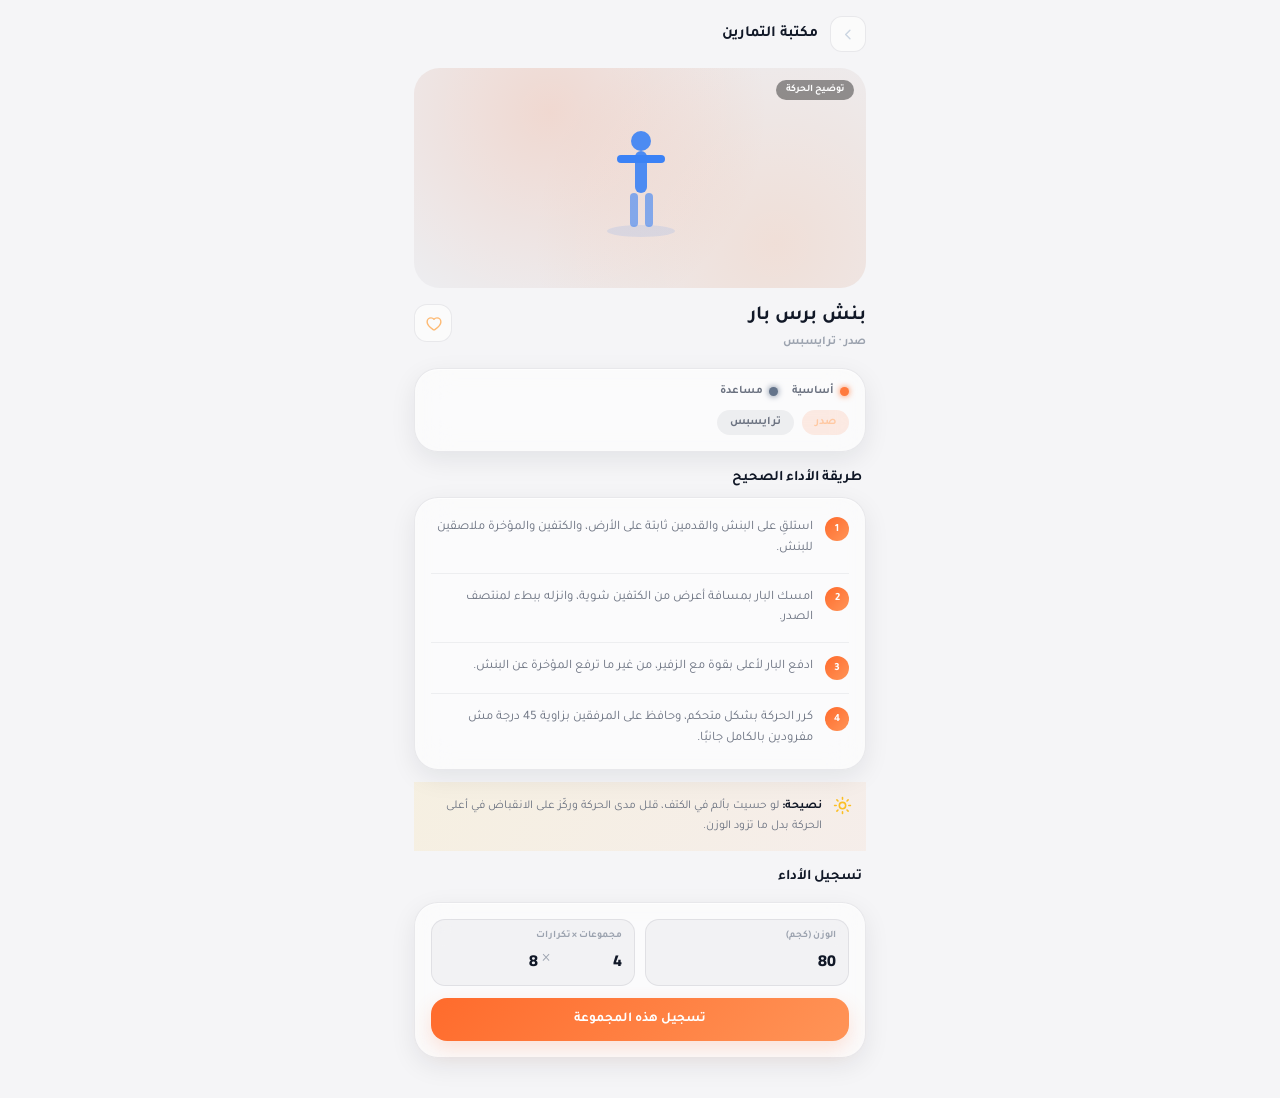
<file: exercise-detail.html>
<!DOCTYPE html>
<html lang="ar" dir="rtl">
<head>
<meta charset="UTF-8" />
<meta name="viewport" content="width=device-width, initial-scale=1, maximum-scale=1, viewport-fit=cover" />
<title>بنش برس بار — جيمك</title>

<link rel="manifest" href="manifest.json" />
<meta name="theme-color" content="#F5F5F7" />
<meta name="apple-mobile-web-app-capable" content="yes" />
<link rel="apple-touch-icon" href="icon-192.png" />
<link rel="icon" href="icon-192.png" />
<link rel="stylesheet" href="fonts.css" />

<style>
  :root{
    --bg-deep:#F5F5F7;
    --card-glass:rgba(255,255,255,0.55);
    --border-soft:rgba(17,24,39,0.08);
    --text-primary:#111827;
    --text-secondary:#6B7280;
    --text-dim:#9CA3AF;
  }
  *{box-sizing:border-box; -webkit-tap-highlight-color:transparent;}
  html,body{margin:0;padding:0;background:var(--bg-deep);}
  body{font-family:'Tajawal','Cairo',sans-serif; color:var(--text-primary); min-height:100vh;}
  h1,h2,h3,.cairo{font-family:'Cairo','Tajawal',sans-serif;}

  .bg-ambient{
    position:fixed; inset:0; z-index:-1; pointer-events:none;
    background:
      radial-gradient(700px 420px at 12% -8%, rgba(255,107,44,0.20), transparent 60%),
      radial-gradient(650px 500px at 105% 10%, rgba(255,148,87,0.20), transparent 60%),
      var(--bg-deep);
  }
  .app{max-width:480px; margin:0 auto; padding:16px 14px 40px;}

  .top-bar{display:flex; align-items:center; gap:12px; margin-bottom:16px;}
  .back-btn{
    width:36px; height:36px; border-radius:12px; display:flex; align-items:center; justify-content:center;
    background:rgba(255,255,255,0.55); border:1px solid var(--border-soft); flex-shrink:0;
  }
  .top-title{font-size:15.5px; font-weight:800;}

  .glass{
    background:var(--card-glass); border:1px solid var(--border-soft); border-radius:24px;
    backdrop-filter:blur(18px) saturate(140%); -webkit-backdrop-filter:blur(18px) saturate(140%);
    box-shadow:0 8px 26px rgba(17,24,39,0.08), inset 0 1px 0 rgba(255,255,255,0.7);
  }

  /* ===== Media preview ===== */
  .media-frame{
    height:220px; border-radius:26px; margin-bottom:16px; position:relative; overflow:hidden;
    background:radial-gradient(circle at 30% 20%, rgba(255,107,44,0.16), transparent 60%),
      radial-gradient(circle at 80% 80%, rgba(255,148,87,0.16), transparent 60%),
      #EDEDF0;
    display:flex; align-items:center; justify-content:center;
  }
  .media-play{
    width:56px; height:56px; border-radius:50%; display:flex; align-items:center; justify-content:center;
    background:rgba(255,255,255,0.12); border:1px solid rgba(255,255,255,0.25); backdrop-filter:blur(6px);
  }
  .media-tag{
    position:absolute; top:12px; right:12px; font-size:10px; font-weight:800; color:#fff;
    background:rgba(0,0,0,0.4); padding:4px 10px; border-radius:20px;
  }
  .media-dots{position:absolute; bottom:12px; right:0; left:0; display:flex; justify-content:center; gap:5px;}
  .media-dot{width:5px; height:5px; border-radius:50%; background:rgba(255,255,255,0.3);}
  .media-dot.on{background:#fff; width:16px; border-radius:4px;}

  /* ===== Animated movement guide (offline, no external assets) ===== */
  .move-guide{width:150px; height:150px;}
  .mg-static{transform-origin:center;}
  .mg-arm-up{ animation: mgArmUp 1.6s ease-in-out infinite; transform-origin: 76px 70px; }
  @keyframes mgArmUp{ 0%,100%{ transform:rotate(0deg); } 50%{ transform:rotate(-38deg); } }
  .mg-arm-up2{ animation: mgArmUp2 1.6s ease-in-out infinite; transform-origin: 76px 70px; }
  @keyframes mgArmUp2{ 0%,100%{ transform:rotate(0deg); } 50%{ transform:rotate(38deg); } }
  .mg-squat{ animation: mgSquat 1.8s ease-in-out infinite; transform-origin: 76px 60px; }
  @keyframes mgSquat{ 0%,100%{ transform:translateY(0); } 50%{ transform:translateY(14px) scaleY(0.9); } }
  .mg-pull{ animation: mgPull 1.6s ease-in-out infinite; transform-origin: 76px 55px; }
  @keyframes mgPull{ 0%,100%{ transform:translateX(0); } 50%{ transform:translateX(-10px); } }
  .mg-flex{ animation: mgFlex 1.4s ease-in-out infinite; transform-origin: 76px 75px; }
  @keyframes mgFlex{ 0%,100%{ transform:scale(1); } 50%{ transform:scale(1.06); } }
  .mg-twist{ animation: mgTwist 1.8s ease-in-out infinite; transform-origin: 76px 90px; }
  @keyframes mgTwist{ 0%,100%{ transform:rotate(0deg); } 50%{ transform:rotate(8deg); } }
  .mg-pulse{ animation: mgPulse 1.4s ease-in-out infinite; }
  @keyframes mgPulse{ 0%,100%{ opacity:.55; } 50%{ opacity:1; } }

  /* ===== Title block ===== */
  .ex-title-row{display:flex; align-items:flex-start; justify-content:space-between; margin-bottom:16px;}
  .ex-title{font-size:20px; font-weight:900; margin:0 0 5px;}
  .ex-eng{font-size:12px; color:var(--text-dim); font-weight:600;}
  .fav-btn{
    width:38px; height:38px; border-radius:13px; display:flex; align-items:center; justify-content:center;
    background:rgba(255,255,255,0.55); border:1px solid var(--border-soft); flex-shrink:0;
  }

  /* ===== Muscle map ===== */
  .muscle-card{padding:16px; margin-bottom:14px;}
  .muscle-legend{display:flex; gap:14px; margin-bottom:4px;}
  .legend-item{display:flex; align-items:center; gap:6px; font-size:11.5px; font-weight:700; color:var(--text-secondary);}
  .legend-dot{width:9px; height:9px; border-radius:50%; box-shadow:0 0 6px currentColor;}
  .muscle-tags{display:flex; flex-wrap:wrap; gap:8px; margin-top:12px;}
  .m-tag{font-size:11.5px; font-weight:700; padding:6px 13px; border-radius:20px;}
  .m-tag.primary{background:rgba(255,107,44,0.12); color:#FFC9A3;}
  .m-tag.secondary{background:rgba(17,24,39,0.055); color:var(--text-secondary);}

  /* ===== Section ===== */
  .section-title{font-size:14.5px; font-weight:800; margin:18px 4px 10px;}
  .steps-card{padding:6px 16px;}
  .step-row{display:flex; gap:12px; padding:13px 0;}
  .step-row + .step-row{border-top:1px solid rgba(17,24,39,0.055);}
  .step-num{
    width:24px; height:24px; border-radius:50%; flex-shrink:0; display:flex; align-items:center; justify-content:center;
    font-size:11px; font-weight:800; background:linear-gradient(135deg,#FF6B2C,#FF9457); color:#fff;
  }
  .step-txt{font-size:13px; line-height:1.6; color:var(--text-secondary); padding-top:1px;}

  .tip-card{
    display:flex; gap:11px; padding:14px; margin-top:12px;
    background:linear-gradient(120deg, rgba(251,191,36,0.1), rgba(249,115,22,0.06));
  }
  .tip-ic{flex-shrink:0;}
  .tip-txt{font-size:12px; line-height:1.7; color:var(--text-secondary);}
  .tip-txt b{color:var(--text-primary);}

  /* ===== Log form ===== */
  .log-card{padding:16px; margin-top:16px;}
  .log-grid{display:grid; grid-template-columns:1fr 1fr; gap:10px; margin-bottom:12px;}
  .log-field{background:rgba(17,24,39,0.035); border:1px solid var(--border-soft); border-radius:14px; padding:10px 12px;}
  .log-label{font-size:10px; color:var(--text-dim); font-weight:700; margin-bottom:3px;}
  .log-val{font-size:16px; font-weight:800;}
  .log-btn{
    text-align:center; padding:13px 0; font-size:13.5px; font-weight:800; color:#fff; border-radius:16px;
    background:linear-gradient(135deg,#FF6B2C,#FF9457); box-shadow:0 8px 20px rgba(255,107,44,0.18);
  }
</style>
</head>
<body>
<div class="bg-ambient"></div>
<div class="app">

  <div class="top-bar">
    <a href="exercises.html" class="back-btn" style="text-decoration:none;" aria-label="رجوع">
      <svg width="17" height="17" viewBox="0 0 24 24" fill="none" stroke="#CBD5E1" stroke-width="2" stroke-linecap="round" stroke-linejoin="round"><path d="m14 6-6 6 6 6"/></svg>
    </a>
    <span class="top-title">مكتبة التمارين</span>
  </div>

  <!-- ===== Animated movement guide ===== -->
  <div class="media-frame">
    <span class="media-tag" data-i18n="detail_media_tag">توضيح الحركة</span>
    <svg class="move-guide" id="moveGuideSvg" viewBox="0 0 150 150" fill="none"></svg>
  </div>

  <div class="ex-title-row">
    <div>
      <p class="ex-title" id="exTitle">بنش برس بار</p>
      <span class="ex-eng" id="exEng">Barbell Bench Press</span>
    </div>
    <div class="fav-btn">
      <svg width="17" height="17" viewBox="0 0 24 24" fill="none" stroke="#FDBA74" stroke-width="2" stroke-linecap="round" stroke-linejoin="round"><path d="M12 21c-5-3.5-9-6.9-9-11.2C3 6.6 5.5 4 8.5 4c1.7 0 3.2.8 4.2 2 1-1.2 2.5-2 4.2-2 3 0 5.5 2.6 5.5 5.8 0 4.3-4 7.7-9 11.2Z"/></svg>
    </div>
  </div>

  <!-- ===== Muscles ===== -->
  <div class="glass muscle-card">
    <div class="muscle-legend">
      <div class="legend-item"><span class="legend-dot" style="background:#FF7A3D;color:#FF7A3D"></span><span data-i18n="detail_muscles_primary">أساسية</span></div>
      <div class="legend-item"><span class="legend-dot" style="background:#64748B;color:#64748B"></span><span data-i18n="detail_muscles_secondary">مساعدة</span></div>
    </div>
    <div class="muscle-tags" id="muscleTags">
      <span class="m-tag primary">الصدر الأوسط</span>
      <span class="m-tag primary">الصدر السفلي</span>
      <span class="m-tag secondary">الترايسبس</span>
      <span class="m-tag secondary">الأكتاف الأمامية</span>
    </div>
  </div>

  <!-- ===== Correct form steps ===== -->
  <div id="stepsSection">
  <p class="section-title" data-i18n="detail_steps_title">طريقة الأداء الصحيح</p>
  <div class="glass steps-card">
    <div class="step-row">
      <div class="step-num">1</div>
      <div class="step-txt">استلقِ على البنش والقدمين ثابتة على الأرض، والكتفين والمؤخرة ملاصقين للبنش.</div>
    </div>
    <div class="step-row">
      <div class="step-num">2</div>
      <div class="step-txt">امسك البار بمسافة أعرض من الكتفين شوية، وانزله ببطء لمنتصف الصدر.</div>
    </div>
    <div class="step-row">
      <div class="step-num">3</div>
      <div class="step-txt">ادفع البار لأعلى بقوة مع الزفير، من غير ما ترفع المؤخرة عن البنش.</div>
    </div>
    <div class="step-row">
      <div class="step-num">4</div>
      <div class="step-txt">كرر الحركة بشكل متحكم، وحافظ على المرفقين بزاوية 45 درجة مش مفرودين بالكامل جانبًا.</div>
    </div>
  </div>

  <div class="tip-card">
    <div class="tip-ic">
      <svg width="19" height="19" viewBox="0 0 24 24" fill="none" stroke="#FBBF24" stroke-width="2" stroke-linecap="round" stroke-linejoin="round"><path d="M12 2v2M12 20v2M4.9 4.9l1.4 1.4M17.7 17.7l1.4 1.4M2 12h2M20 12h2M4.9 19.1l1.4-1.4M17.7 6.3l1.4-1.4"/><circle cx="12" cy="12" r="4"/></svg>
    </div>
    <div class="tip-txt"><b>نصيحة:</b> لو حسيت بألم في الكتف، قلل مدى الحركة وركّز على الانقباض في أعلى الحركة بدل ما تزود الوزن.</div>
  </div>
  </div>

  <div id="customNoteSection" class="glass" style="display:none; padding:14px;">
    <p style="font-size:12px; color:var(--text-secondary); line-height:1.7; margin:0;">التمرين ده مضاف منك، فلسه معندناش صورة/GIF أو خطوات أداء جاهزة ليه. لو حابب، تقدر تضيف ملاحظاتك الخاصة بعدين.</p>
  </div>

  <!-- ===== Quick log ===== -->
  <p class="section-title" data-i18n="detail_log_title">تسجيل الأداء</p>
  <div class="glass log-card">
    <div class="log-grid">
      <div class="log-field">
        <div class="log-label" id="logWeightLabel">الوزن (كجم)</div>
        <input id="logWeight" type="number" step="0.5" inputmode="decimal" value="80" style="width:100%; background:none; border:none; outline:none; color:#111827; font-family:'Cairo',sans-serif; font-size:16px; font-weight:800; padding:0;" />
      </div>
      <div class="log-field">
        <div class="log-label">مجموعات × تكرارات</div>
        <div style="display:flex; align-items:center; gap:4px;">
          <input id="logSets" type="number" value="4" style="width:38%; background:none; border:none; outline:none; color:#111827; font-family:'Cairo',sans-serif; font-size:16px; font-weight:800; padding:0;" />
          <span class="log-val" style="font-weight:400; color:var(--text-dim);">×</span>
          <input id="logReps" type="number" value="8" style="width:38%; background:none; border:none; outline:none; color:#111827; font-family:'Cairo',sans-serif; font-size:16px; font-weight:800; padding:0;" />
        </div>
      </div>
    </div>
    <div class="log-btn" id="logSaveBtn" data-i18n="detail_log_btn">تسجيل هذه المجموعة</div>
    <div id="logFeedback" style="text-align:center; font-size:11.5px; color:#4ADE80; font-weight:700; margin-top:10px; display:none;">تم الحفظ ✓ +25 XP</div>
  </div>

</div>
<script src="app-data.js"></script>
<script>
  const params = new URLSearchParams(window.location.search);
  const EXERCISE_ID = params.get("id") || "bench-press-barbell";
  const store = window.GymakStore;
  const exercise = store.getExerciseById(EXERCISE_ID);

  // ===== Animated movement guide (simple offline SVG loop, no external files) =====
  function renderMoveGuide(muscle) {
    const meta = store.getMuscleMeta(muscle);
    const c = meta.color;
    const svg = document.getElementById("moveGuideSvg");
    // shared body parts
    const head = `<circle cx="76" cy="38" r="10" fill="${c}" opacity=".9"/>`;
    const torso = `<rect x="70" y="48" width="12" height="42" rx="6" fill="${c}" opacity=".9"/>`;
    const legsStatic = `<rect x="65" y="90" width="8" height="34" rx="4" fill="${c}" opacity=".6"/><rect x="80" y="90" width="8" height="34" rx="4" fill="${c}" opacity=".6"/>`;

    let extra = "";
    if (muscle === "chest" || muscle === "shoulders" || muscle === "arms") {
      extra = `
        <g class="mg-arm-up"><rect x="70" y="52" width="30" height="8" rx="4" fill="${c}"/></g>
        <g class="mg-arm-up2"><rect x="52" y="52" width="30" height="8" rx="4" fill="${c}"/></g>
        ${head}${torso}${legsStatic}`;
    } else if (muscle === "back") {
      extra = `
        <g class="mg-pull">${head}${torso}<rect x="86" y="52" width="30" height="7" rx="3.5" fill="${c}"/></g>
        ${legsStatic}`;
    } else if (muscle === "legs") {
      extra = `<g class="mg-squat">${head}${torso}<rect x="55" y="52" width="20" height="7" rx="3.5" fill="${c}" opacity=".8"/><rect x="77" y="52" width="20" height="7" rx="3.5" fill="${c}" opacity=".8"/></g>${legsStatic}`;
    } else if (muscle === "core") {
      extra = `<g class="mg-twist">${head}${torso}<rect x="66" y="52" width="8" height="30" rx="4" fill="${c}" opacity=".7"/><rect x="78" y="52" width="8" height="30" rx="4" fill="${c}" opacity=".7"/></g>${legsStatic}`;
    } else {
      extra = `<g class="mg-flex">${head}${torso}</g>${legsStatic}`;
    }
    svg.innerHTML = `<ellipse cx="76" cy="128" rx="34" ry="6" fill="${c}" opacity=".12"/>${extra}`;
  }

  store.applyI18n();
  store.scheduleReminder();

  if (exercise) {
    document.title = exercise.name + " — جيمك";
    document.getElementById("exTitle").textContent = exercise.name;
    document.getElementById("exEng").textContent = exercise.muscleLabel + (exercise.secondary ? " · " + exercise.secondary : "");
    renderMoveGuide(exercise.muscle);

    const tagsEl = document.getElementById("muscleTags");
    tagsEl.innerHTML = `<span class="m-tag primary">${exercise.muscleLabel}</span>` +
      (exercise.secondary ? `<span class="m-tag secondary">${exercise.secondary}</span>` : "");

    // show authored steps only for the seeded bench-press example; generic note for the rest
    if (exercise.id !== "bench-press-barbell") {
      document.getElementById("stepsSection").style.display = "none";
      document.getElementById("customNoteSection").style.display = "block";
    }

    document.getElementById("logSets").value = exercise.sets;
    document.getElementById("logReps").value = exercise.reps;
  } else {
    renderMoveGuide("chest");
  }

  document.getElementById("logWeightLabel").textContent = "الوزن (" + store.unitLabel() + ")";

  const last = store.getLastExerciseLog(EXERCISE_ID);
  if (last) {
    document.getElementById("logWeight").value = store.toDisplayWeight(last.weight);
    document.getElementById("logSets").value = last.sets;
    document.getElementById("logReps").value = last.reps;
  }

  document.getElementById("logSaveBtn").addEventListener("click", () => {
    const wDisplay = parseFloat(document.getElementById("logWeight").value) || 0;
    const sets = parseInt(document.getElementById("logSets").value) || 0;
    const reps = parseInt(document.getElementById("logReps").value) || 0;
    if (wDisplay <= 0 || sets <= 0 || reps <= 0) return;
    store.logSet(EXERCISE_ID, store.fromDisplayWeight(wDisplay), sets, reps);
    const fb = document.getElementById("logFeedback");
    fb.style.display = "block";
    setTimeout(() => { fb.style.display = "none"; }, 2500);
  });
</script>
</body>
</html>
</file>
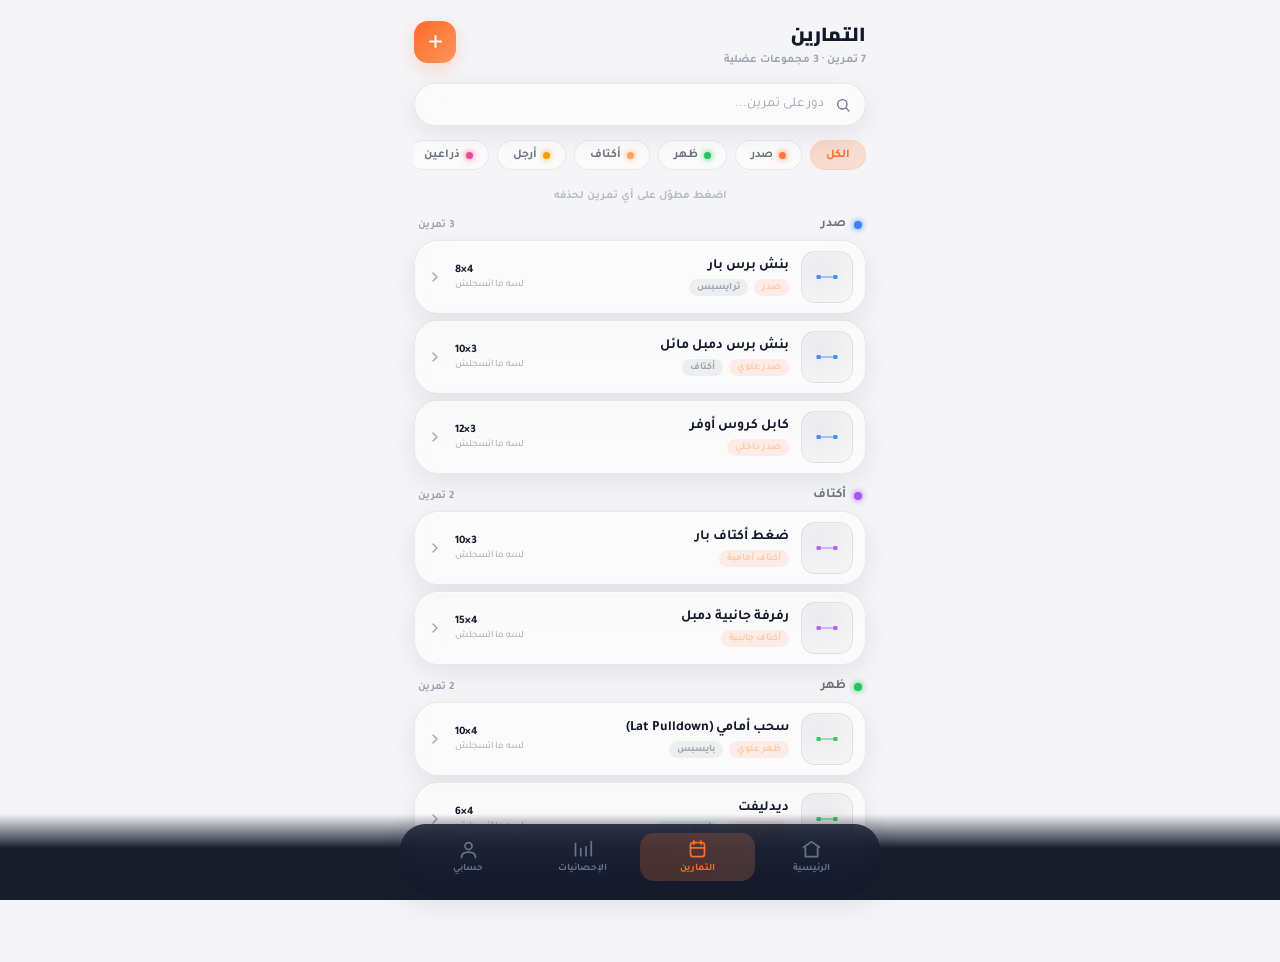
<file: exercises.html>
<!DOCTYPE html>
<html lang="ar" dir="rtl">
<head>
<meta charset="UTF-8" />
<meta name="viewport" content="width=device-width, initial-scale=1, maximum-scale=1, viewport-fit=cover" />
<title>التمارين — جيمك</title>

<link rel="manifest" href="manifest.json" />
<meta name="theme-color" content="#F5F5F7" />
<meta name="apple-mobile-web-app-capable" content="yes" />
<link rel="apple-touch-icon" href="icon-192.png" />
<link rel="icon" href="icon-192.png" />
<link rel="stylesheet" href="fonts.css" />

<style>
  :root{
    --bg-deep:#F5F5F7;
    --card-glass:rgba(255,255,255,0.55);
    --border-soft:rgba(17,24,39,0.08);
    --text-primary:#111827;
    --text-secondary:#6B7280;
    --text-dim:#9CA3AF;
  }
  *{box-sizing:border-box; -webkit-tap-highlight-color:transparent;}
  html,body{margin:0;padding:0;background:var(--bg-deep);}
  body{font-family:'Tajawal','Cairo',sans-serif; color:var(--text-primary); min-height:100vh;}
  h1,h2,h3,.cairo{font-family:'Cairo','Tajawal',sans-serif;}

  .bg-ambient{
    position:fixed; inset:0; z-index:-1; pointer-events:none;
    background:
      radial-gradient(700px 420px at 12% -8%, rgba(255,107,44,0.20), transparent 60%),
      radial-gradient(650px 500px at 105% 10%, rgba(255,148,87,0.20), transparent 60%),
      var(--bg-deep);
  }
  .app{max-width:480px; margin:0 auto; padding:16px 14px 100px;}

  .glass{
    background:var(--card-glass); border:1px solid var(--border-soft); border-radius:24px;
    backdrop-filter:blur(18px) saturate(140%); -webkit-backdrop-filter:blur(18px) saturate(140%);
    box-shadow:0 8px 26px rgba(17,24,39,0.08), inset 0 1px 0 rgba(255,255,255,0.7);
    position:relative;
  }

  /* ===== Page header ===== */
  .page-head{display:flex; align-items:center; justify-content:space-between; margin-bottom:16px;}
  .page-title{font-size:19px; font-weight:900; margin:0;}
  .page-count{font-size:11.5px; color:var(--text-dim); font-weight:600; margin-top:2px;}
  .add-btn{
    width:42px; height:42px; border-radius:14px; display:flex; align-items:center; justify-content:center;
    background:linear-gradient(135deg,#FF6B2C,#FF9457); box-shadow:0 6px 18px rgba(255,107,44,0.22);
  }

  /* ===== Search ===== */
  .search-bar{
    display:flex; align-items:center; gap:9px; padding:11px 14px; margin-bottom:14px;
  }
  .search-bar input{
    flex:1; background:none; border:none; outline:none; color:var(--text-primary);
    font-family:'Tajawal',sans-serif; font-size:13.5px;
  }
  .search-bar input::placeholder{color:var(--text-dim);}

  /* ===== Filter chips ===== */
  .filters{display:flex; gap:8px; overflow-x:auto; padding-bottom:4px; margin-bottom:16px; scrollbar-width:none;}
  .filters::-webkit-scrollbar{display:none;}
  .chip{
    flex-shrink:0; font-size:12px; font-weight:700; padding:7px 15px; border-radius:20px;
    background:var(--card-glass); border:1px solid var(--border-soft); color:var(--text-secondary);
    display:flex; align-items:center; gap:6px; white-space:nowrap;
  }
  .chip .dot{width:7px; height:7px; border-radius:50%; box-shadow:0 0 6px currentColor;}
  .chip.active{
    color:#FF6B2C; background:linear-gradient(135deg, rgba(255,107,44,0.22), rgba(255,148,87,0.22));
    border-color:rgba(255,178,130,0.25);
  }

  /* muscle colors */
  .m-chest{color:#FF7A3D;} .m-back{color:#22C55E;} .m-shoulders{color:#FFA35E;}
  .m-legs{color:#F59E0B;} .m-arms{color:#EC4899;} .m-core{color:#14B8A6;}

  /* ===== Exercise card ===== */
  .ex-card{
    display:flex; align-items:center; gap:12px; padding:10px 12px; margin-bottom:6px;
  }
  .ex-thumb{
    width:52px; height:52px; border-radius:14px; flex-shrink:0;
    display:flex; align-items:center; justify-content:center;
    background:radial-gradient(circle at 35% 30%, rgba(17,24,39,0.065), rgba(17,24,39,0.02));
    border:1px solid var(--border-soft);
  }
  .ex-thumb svg{width:26px; height:26px;}
  .ex-info{flex:1; min-width:0;}
  .ex-name{font-weight:700; font-size:14px; margin:0 0 4px;}
  .ex-tags{display:flex; align-items:center; gap:6px; flex-wrap:wrap;}
  .badge{
    font-size:10px; font-weight:700; padding:2.5px 8px; border-radius:20px; display:inline-flex; align-items:center; gap:4px;
  }
  .badge.primary{background:rgba(255,107,44,0.10); color:#FFC9A3;}
  .badge.secondary{background:rgba(17,24,39,0.055); color:var(--text-dim);}
  .ex-meta{text-align:left; flex-shrink:0;}
  .ex-sets{font-size:11.5px; font-weight:800; color:var(--text-primary);}
  .ex-last{font-size:10px; color:var(--text-dim); margin-top:2px;}
  .chev{color:var(--text-dim);}

  /* ===== Group header ===== */
  .group-head{
    display:flex; align-items:center; gap:8px; margin:14px 4px 7px;
    font-size:13px; font-weight:800; color:var(--text-secondary);
  }
  .group-head .dot{width:8px; height:8px; border-radius:50%; box-shadow:0 0 6px currentColor;}
  .group-count{font-size:11px; color:var(--text-dim); font-weight:600; margin-right:auto;}

  /* ===== Bottom nav (same as home) ===== */
  .bottom-nav{
    position:fixed; bottom:0; left:0; right:0; z-index:50;
    display:flex; justify-content:center; padding:10px 14px calc(10px + env(safe-area-inset-bottom));
    background:linear-gradient(to top, rgba(11,17,32,0.95) 60%, rgba(11,17,32,0));
  }
  .bottom-nav-inner{
    max-width:480px; width:100%; display:flex; justify-content:space-between;
    background:rgba(20,27,46,0.75); border:1px solid var(--border-soft);
    border-radius:26px; padding:8px 10px; backdrop-filter:blur(20px);
    box-shadow:0 10px 30px rgba(17,24,39,0.12);
  }
  .nav-item{
    flex:1; display:flex; flex-direction:column; align-items:center; gap:3px;
    padding:6px 2px; border-radius:14px; color:#64748B; font-size:10px; font-weight:700;
    text-decoration:none;
  }
  .nav-item svg{width:21px; height:21px;}
  .nav-item.active{color:#FF6B2C; background:linear-gradient(135deg, rgba(255,107,44,0.22), rgba(255,148,87,0.20));}
</style>
</head>
<body>
<div class="bg-ambient"></div>
<div class="app">

  <div class="page-head">
    <div>
      <h1 class="page-title" data-i18n="ex_title">التمارين</h1>
      <div class="page-count" id="pageCount">— تمرين</div>
    </div>
    <div class="add-btn" id="addExBtn" style="cursor:pointer;">
      <svg width="19" height="19" viewBox="0 0 24 24" fill="none" stroke="#fff" stroke-width="2.4" stroke-linecap="round"><path d="M12 5v14M5 12h14"/></svg>
    </div>
  </div>

  <div class="glass active-program-banner" id="activeProgramBanner" style="display:none; align-items:center; gap:10px; padding:11px 14px; margin-bottom:14px;">
    <div style="width:34px;height:34px;border-radius:11px;flex-shrink:0;display:flex;align-items:center;justify-content:center;background:linear-gradient(135deg,#FF6B2C,#FF9457);">
      <svg width="16" height="16" viewBox="0 0 24 24" fill="none" stroke="#fff" stroke-width="2" stroke-linecap="round"><rect x="3" y="4" width="18" height="14" rx="2"/><path d="M8 20h8M12 16v4"/></svg>
    </div>
    <div style="flex:1;min-width:0;">
      <div style="font-size:10.5px;color:var(--text-dim);font-weight:700;" data-i18n="ex_active_program">البرنامج الحالي</div>
      <div id="activeProgramName" style="font-size:13px;font-weight:800;">—</div>
      <div id="activeProgramDays" style="display:flex;gap:5px;flex-wrap:wrap;margin-top:5px;"></div>
    </div>
    <a href="programs.html" data-i18n="ex_change_program" style="text-decoration:none;font-size:11px;font-weight:800;color:#FFC9A3;background:rgba(147,197,253,0.12);padding:6px 10px;border-radius:12px;flex-shrink:0;">تغيير</a>
  </div>

  <div class="glass search-bar">
    <svg width="16" height="16" viewBox="0 0 24 24" fill="none" stroke="#64748B" stroke-width="2" stroke-linecap="round"><circle cx="11" cy="11" r="7"/><path d="m21 21-4.3-4.3"/></svg>
    <input type="text" id="searchInput" placeholder="دور على تمرين..." data-i18n-ph="ex_search_ph" />
  </div>

  <div class="filters" id="filterBar">
    <div class="chip active" data-muscle="all" data-i18n="ex_filter_all">الكل</div>
    <div class="chip" data-muscle="chest"><span class="dot" style="background:#FF7A3D;color:#FF7A3D"></span><span data-i18n="ex_filter_chest">صدر</span></div>
    <div class="chip" data-muscle="back"><span class="dot" style="background:#22C55E;color:#22C55E"></span><span data-i18n="ex_filter_back">ظهر</span></div>
    <div class="chip" data-muscle="shoulders"><span class="dot" style="background:#FFA35E;color:#FFA35E"></span><span data-i18n="ex_filter_shoulders">أكتاف</span></div>
    <div class="chip" data-muscle="legs"><span class="dot" style="background:#F59E0B;color:#F59E0B"></span><span data-i18n="ex_filter_legs">أرجل</span></div>
    <div class="chip" data-muscle="arms"><span class="dot" style="background:#EC4899;color:#EC4899"></span><span data-i18n="ex_filter_arms">ذراعين</span></div>
    <div class="chip" data-muscle="core"><span class="dot" style="background:#14B8A6;color:#14B8A6"></span><span data-i18n="ex_filter_core">بطن</span></div>
  </div>

  <div class="page-count" style="text-align:center;margin-bottom:8px;opacity:.7;" data-i18n="ex_delete_hint">اضغط مطوّل على أي تمرين لحذفه</div>

  <div id="exerciseList"></div>

  <div id="emptyState" style="display:none; text-align:center; padding:40px 20px; color:var(--text-dim);">
    <p style="font-size:13px;" data-i18n="ex_empty">مفيش تمارين في القسم ده لسه.<br/>دوس على + فوق عشان تضيف تمرين جديد.</p>
  </div>


</div>

<div class="bottom-nav">
  <div class="bottom-nav-inner">
    <a href="index.html" class="nav-item">
      <svg viewBox="0 0 24 24" fill="none" stroke="currentColor" stroke-width="2" stroke-linecap="round" stroke-linejoin="round"><path d="M3 9.5 12 3l9 6.5"/><path d="M5 10v10h14V10"/></svg>
      <span data-i18n="nav_home">الرئيسية</span>
    </a>
    <a href="exercises.html" class="nav-item active">
      <svg viewBox="0 0 24 24" fill="none" stroke="currentColor" stroke-width="2" stroke-linecap="round" stroke-linejoin="round"><rect x="4" y="4" width="16" height="16" rx="3"/><path d="M8 2v4M16 2v4M4 10h16"/></svg>
      <span data-i18n="nav_exercises">التمارين</span>
    </a>
    <a href="stats.html" class="nav-item">
      <svg viewBox="0 0 24 24" fill="none" stroke="currentColor" stroke-width="2" stroke-linecap="round" stroke-linejoin="round"><path d="M4 19V5M10 19v-8M16 19V9M22 19V3"/></svg>
      <span data-i18n="nav_stats">الإحصائيات</span>
    </a>
    <a href="profile.html" class="nav-item">
      <svg viewBox="0 0 24 24" fill="none" stroke="currentColor" stroke-width="2" stroke-linecap="round" stroke-linejoin="round"><circle cx="12" cy="8" r="4"/><path d="M4 21c0-4 3.5-6 8-6s8 2 8 6"/></svg>
      <span data-i18n="nav_profile">حسابي</span>
    </a>
  </div>
</div>

<!-- ===== Add exercise modal ===== -->
<div id="addExOverlay" style="position:fixed; inset:0; background:rgba(0,0,0,0.55); backdrop-filter:blur(3px); display:none; align-items:flex-end; z-index:100;">
  <div class="glass" style="width:100%; max-width:480px; margin:0 auto; border-radius:24px 24px 0 0; padding:20px; padding-bottom:calc(20px + env(safe-area-inset-bottom)); max-height:88vh; overflow-y:auto;">
    <div style="width:36px;height:4px;background:rgba(255,255,255,0.15);border-radius:4px;margin:0 auto 16px;"></div>
    <h3 style="font-size:15px; font-weight:800; margin:0 0 16px;" data-i18n="ex_add_title">إضافة تمرين جديد</h3>

    <label style="font-size:11px; color:var(--text-dim); font-weight:700; display:block; margin-bottom:6px;" data-i18n="ex_add_name_label">اسم التمرين</label>
    <input id="newExName" type="text" placeholder="مثال: سكوات بار" style="width:100%; box-sizing:border-box; background:rgba(17,24,39,0.045); border:1px solid var(--border-soft); border-radius:12px; padding:11px 12px; color:#111827; font-family:'Tajawal',sans-serif; font-size:14px; margin-bottom:14px;" />

    <label style="font-size:11px; color:var(--text-dim); font-weight:700; display:block; margin-bottom:6px;" data-i18n="ex_add_muscle_label">العضلة الأساسية</label>
    <div id="muscleSelectRow" style="display:flex; gap:7px; flex-wrap:wrap; margin-bottom:14px;">
      <div class="chip ms-opt active" data-m="chest"><span class="dot" style="background:#FF7A3D;color:#FF7A3D"></span>صدر</div>
      <div class="chip ms-opt" data-m="back"><span class="dot" style="background:#22C55E;color:#22C55E"></span>ظهر</div>
      <div class="chip ms-opt" data-m="shoulders"><span class="dot" style="background:#FFA35E;color:#FFA35E"></span>أكتاف</div>
      <div class="chip ms-opt" data-m="legs"><span class="dot" style="background:#F59E0B;color:#F59E0B"></span>أرجل</div>
      <div class="chip ms-opt" data-m="arms"><span class="dot" style="background:#EC4899;color:#EC4899"></span>ذراعين</div>
      <div class="chip ms-opt" data-m="core"><span class="dot" style="background:#14B8A6;color:#14B8A6"></span>بطن</div>
    </div>

    <label style="font-size:11px; color:var(--text-dim); font-weight:700; display:block; margin-bottom:6px;" data-i18n="ex_add_secondary_label">عضلات مساعدة (اختياري)</label>
    <input id="newExSecondary" type="text" placeholder="مثال: ترايسبس" style="width:100%; box-sizing:border-box; background:rgba(17,24,39,0.045); border:1px solid var(--border-soft); border-radius:12px; padding:11px 12px; color:#111827; font-family:'Tajawal',sans-serif; font-size:14px; margin-bottom:14px;" />

    <div style="display:flex; gap:10px; margin-bottom:16px;">
      <div style="flex:1;">
        <label style="font-size:11px; color:var(--text-dim); font-weight:700; display:block; margin-bottom:6px;" data-i18n="ex_add_sets_label">مجموعات</label>
        <input id="newExSets" type="number" value="3" style="width:100%; box-sizing:border-box; background:rgba(17,24,39,0.045); border:1px solid var(--border-soft); border-radius:12px; padding:11px 12px; color:#111827; font-family:'Tajawal',sans-serif; font-size:14px;" />
      </div>
      <div style="flex:1;">
        <label style="font-size:11px; color:var(--text-dim); font-weight:700; display:block; margin-bottom:6px;" data-i18n="ex_add_reps_label">تكرارات</label>
        <input id="newExReps" type="number" value="10" style="width:100%; box-sizing:border-box; background:rgba(17,24,39,0.045); border:1px solid var(--border-soft); border-radius:12px; padding:11px 12px; color:#111827; font-family:'Tajawal',sans-serif; font-size:14px;" />
      </div>
    </div>

    <div style="display:flex; gap:10px;">
      <div id="addExCancel" style="flex:1; text-align:center; padding:12px 0; border-radius:14px; font-weight:700; font-size:13px; color:var(--text-secondary); background:rgba(17,24,39,0.045); border:1px solid var(--border-soft);" data-i18n="ex_add_cancel">إلغاء</div>
      <div id="addExSave" style="flex:1; text-align:center; padding:12px 0; border-radius:14px; font-weight:800; font-size:13px; color:#fff; background:linear-gradient(135deg,#FF6B2C,#FF9457);" data-i18n="ex_add_save">إضافة التمرين</div>
    </div>
  </div>
</div>

<script src="app-data.js"></script>
<script>
  const store = window.GymakStore;
  let activeMuscleFilter = "all";
  let searchQuery = "";

  function genericThumbSVG(color) {
    return `<svg viewBox="0 0 32 32" width="24" height="24">
      <rect x="3" y="13.5" width="5.5" height="5" rx="1.4" fill="${color}" opacity=".9"/>
      <rect x="23.5" y="13.5" width="5.5" height="5" rx="1.4" fill="${color}" opacity=".9"/>
      <rect x="8.5" y="15.1" width="15" height="1.8" rx=".9" fill="${color}" opacity=".55"/>
    </svg>`;
  }

  function cardHTML(ex) {
    const meta = store.getMuscleMeta(ex.muscle);
    const last = store.getLastExerciseLog(ex.id);
    const setsLabel = last ? (last.sets + "×" + last.reps) : (ex.sets + "×" + ex.reps);
    const lastLabel = last ? ("آخر مرة " + last.weight + " كجم") : "لسه ما اتسجلش";
    return `
    <a href="exercise-detail.html?id=${encodeURIComponent(ex.id)}" class="glass ex-card" data-ex-id="${ex.id}" data-ex-name="${ex.name.replace(/"/g, '&quot;')}" style="text-decoration:none;color:inherit;">
      <div class="ex-thumb">${genericThumbSVG(meta.color)}</div>
      <div class="ex-info">
        <p class="ex-name">${ex.name}</p>
        <div class="ex-tags">
          <span class="badge primary">${ex.muscleLabel}</span>
          ${ex.secondary ? `<span class="badge secondary">${ex.secondary}</span>` : ""}
        </div>
      </div>
      <div class="ex-meta">
        <div class="ex-sets">${setsLabel}</div>
        <div class="ex-last">${lastLabel}</div>
      </div>
      <svg class="chev" width="16" height="16" viewBox="0 0 24 24" fill="none" stroke="currentColor" stroke-width="2" stroke-linecap="round"><path d="m9 18 6-6-6-6"/></svg>
    </a>`;
  }

  // ===== Long-press to delete any exercise (flexible list, user's own choice) =====
  (function setupLongPressDelete() {
    let pressTimer = null;
    let longPressFired = false;
    let startX = 0, startY = 0;
    const listEl = document.getElementById("exerciseList");

    function cancelPress() {
      if (pressTimer) { clearTimeout(pressTimer); pressTimer = null; }
    }

    function confirmDelete(card) {
      const id = card.dataset.exId;
      const name = card.dataset.exName;
      const msg = store.getLang() === "en" ? `Delete "${name}"?` : `تحذف "${name}" نهائيًا من قائمة تمارينك؟`;
      if (confirm(msg)) {
        store.deleteExercise(id);
        renderExercises();
      }
    }

    listEl.addEventListener("pointerdown", (e) => {
      const card = e.target.closest(".ex-card");
      if (!card) return;
      longPressFired = false;
      startX = e.clientX; startY = e.clientY;
      pressTimer = setTimeout(() => {
        longPressFired = true;
        if (navigator.vibrate) navigator.vibrate(25);
        confirmDelete(card);
      }, 550);
    });
    listEl.addEventListener("pointermove", (e) => {
      if (!pressTimer) return;
      if (Math.abs(e.clientX - startX) > 10 || Math.abs(e.clientY - startY) > 10) cancelPress();
    });
    ["pointerup", "pointerleave", "pointercancel"].forEach((ev) => listEl.addEventListener(ev, cancelPress));
    listEl.addEventListener("click", (e) => {
      if (longPressFired) { e.preventDefault(); longPressFired = false; }
    });
  })();

  // ===== Active program banner =====
  function renderActiveProgramBanner() {
    const active = store.getActiveProgram();
    const banner = document.getElementById("activeProgramBanner");
    if (!active) { banner.style.display = "none"; return; }
    banner.style.display = "flex";
    document.getElementById("activeProgramName").textContent = active.name;
    document.getElementById("activeProgramDays").innerHTML = active.dayChips
      .map((c) => `<span style="font-size:9.5px;font-weight:700;padding:3px 8px;border-radius:20px;background:rgba(17,24,39,0.055);color:var(--text-secondary);">${c}</span>`)
      .join("");
  }

  function updateCount() {
    const all = store.getExercises();
    const muscles = new Set(all.map((ex) => ex.muscle));
    document.getElementById("pageCount").textContent = `${all.length} تمرين · ${muscles.size} مجموعات عضلية`;
  }

  function renderExercises() {
    updateCount();
    const all = store.getExercises();
    const filtered = all.filter((ex) => {
      const matchMuscle = activeMuscleFilter === "all" || ex.muscle === activeMuscleFilter;
      const matchSearch = !searchQuery || ex.name.toLowerCase().includes(searchQuery.toLowerCase());
      return matchMuscle && matchSearch;
    });

    const listEl = document.getElementById("exerciseList");
    const emptyEl = document.getElementById("emptyState");

    if (!filtered.length) {
      listEl.innerHTML = "";
      emptyEl.style.display = "block";
      return;
    }
    emptyEl.style.display = "none";

    // group by muscle
    const groups = {};
    filtered.forEach((ex) => {
      if (!groups[ex.muscle]) groups[ex.muscle] = [];
      groups[ex.muscle].push(ex);
    });

    let html = "";
    Object.keys(groups).forEach((muscle) => {
      const meta = store.getMuscleMeta(muscle);
      const items = groups[muscle];
      html += `<div class="group-head">
        <span class="dot" style="background:${meta.color};color:${meta.color}"></span>
        ${meta.label}
        <span class="group-count">${items.length} تمرين</span>
      </div>`;
      items.forEach((ex) => { html += cardHTML(ex); });
    });
    listEl.innerHTML = html;
  }

  // ===== Filters =====
  document.getElementById("filterBar").addEventListener("click", (e) => {
    const chip = e.target.closest(".chip");
    if (!chip) return;
    document.querySelectorAll("#filterBar .chip").forEach((c) => c.classList.remove("active"));
    chip.classList.add("active");
    activeMuscleFilter = chip.dataset.muscle;
    renderExercises();
  });

  // ===== Search =====
  document.getElementById("searchInput").addEventListener("input", (e) => {
    searchQuery = e.target.value;
    renderExercises();
  });

  // ===== Add exercise modal =====
  const addOverlay = document.getElementById("addExOverlay");
  let selectedMuscle = "chest";

  document.getElementById("addExBtn").addEventListener("click", () => {
    document.getElementById("newExName").value = "";
    document.getElementById("newExSecondary").value = "";
    document.getElementById("newExSets").value = 3;
    document.getElementById("newExReps").value = 10;
    selectedMuscle = "chest";
    document.querySelectorAll(".ms-opt").forEach((c) => c.classList.toggle("active", c.dataset.m === "chest"));
    addOverlay.style.display = "flex";
  });
  document.getElementById("addExCancel").addEventListener("click", () => { addOverlay.style.display = "none"; });
  addOverlay.addEventListener("click", (e) => { if (e.target === addOverlay) addOverlay.style.display = "none"; });

  document.getElementById("muscleSelectRow").addEventListener("click", (e) => {
    const chip = e.target.closest(".ms-opt");
    if (!chip) return;
    document.querySelectorAll(".ms-opt").forEach((c) => c.classList.remove("active"));
    chip.classList.add("active");
    selectedMuscle = chip.dataset.m;
  });

  document.getElementById("addExSave").addEventListener("click", () => {
    const name = document.getElementById("newExName").value.trim();
    if (!name) { document.getElementById("newExName").focus(); return; }
    store.addExercise({
      name,
      muscle: selectedMuscle,
      secondary: document.getElementById("newExSecondary").value.trim(),
      sets: document.getElementById("newExSets").value,
      reps: document.getElementById("newExReps").value,
    });
    addOverlay.style.display = "none";
    renderExercises();
  });

  store.applyI18n();
  renderActiveProgramBanner();
  renderExercises();
  store.scheduleReminder();

  if ("serviceWorker" in navigator) { navigator.serviceWorker.register("sw.js").catch(() => {}); }
</script>
</body>
</html>
</file>
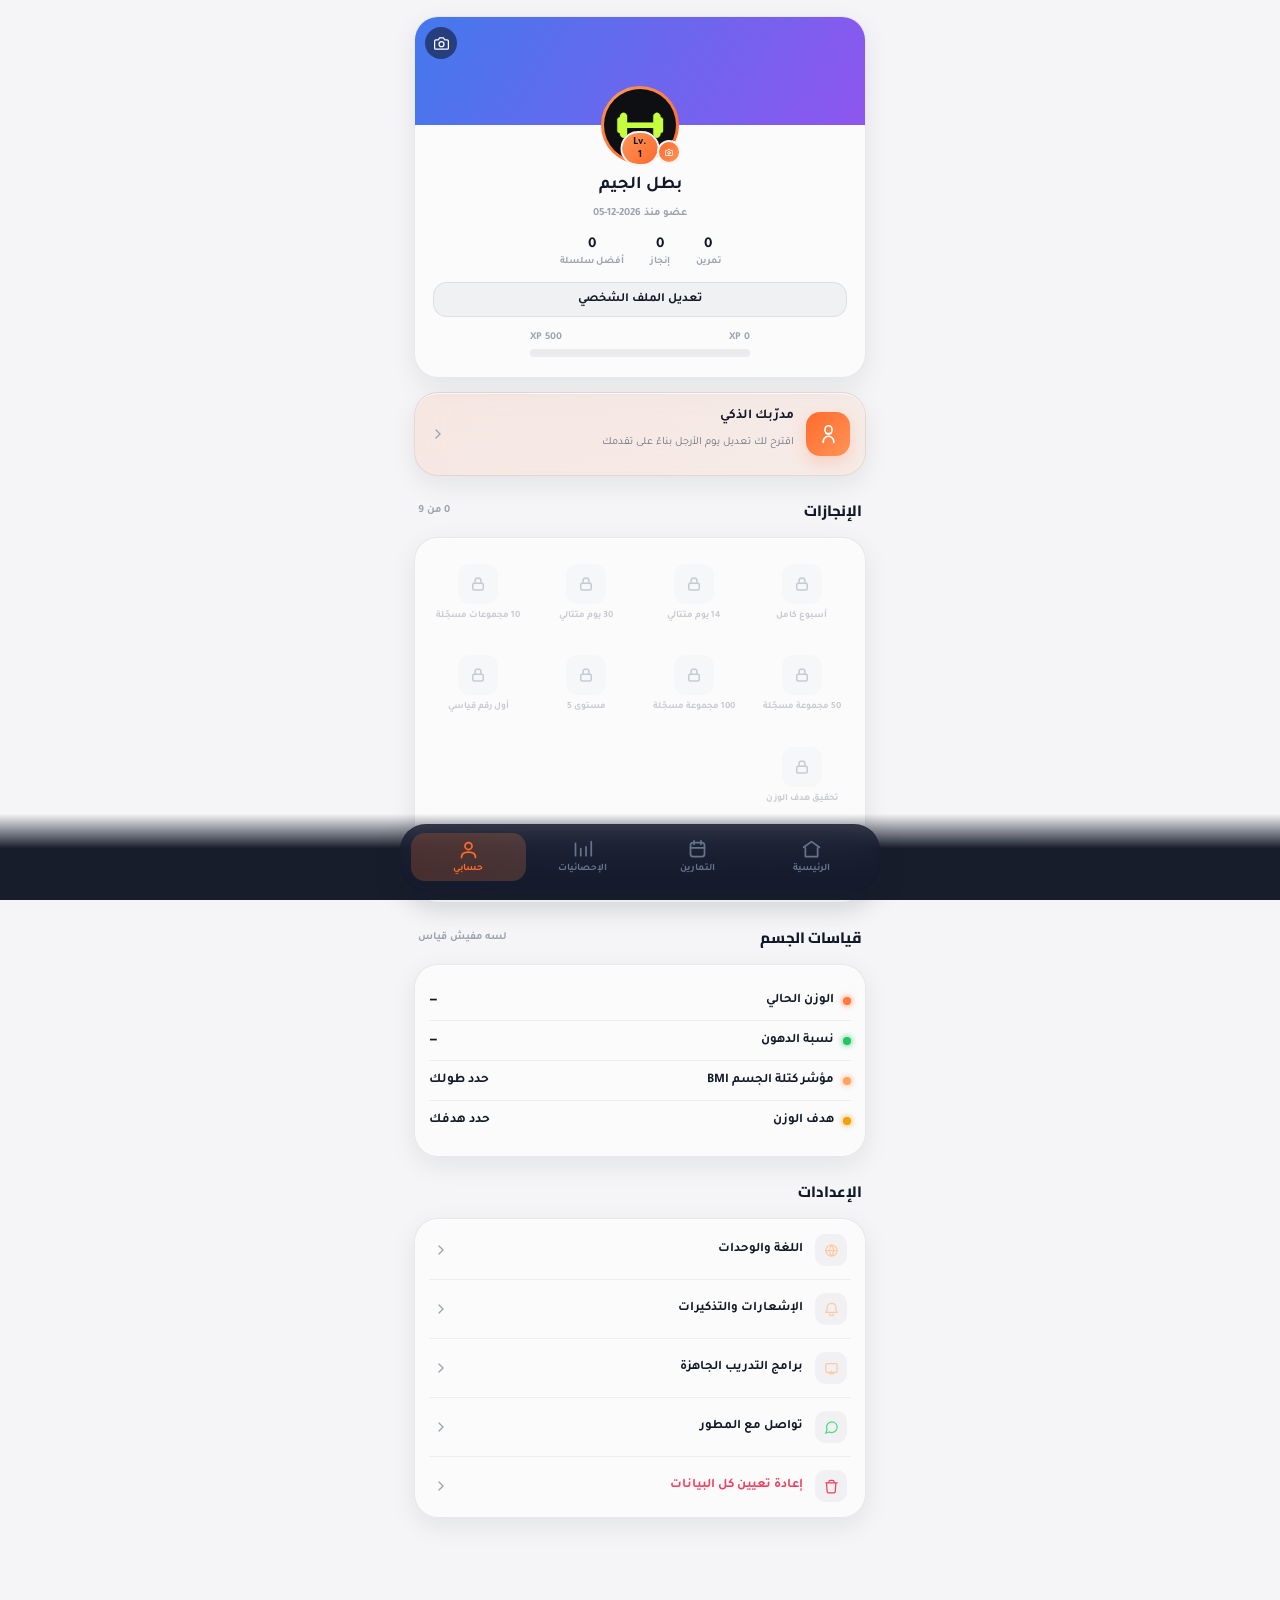
<file: profile.html>
<!DOCTYPE html>
<html lang="ar" dir="rtl">
<head>
<meta charset="UTF-8" />
<meta name="viewport" content="width=device-width, initial-scale=1, maximum-scale=1, viewport-fit=cover" />
<title>حسابي — جيمك</title>

<link rel="manifest" href="manifest.json" />
<meta name="theme-color" content="#F5F5F7" />
<meta name="apple-mobile-web-app-capable" content="yes" />
<link rel="apple-touch-icon" href="icon-192.png" />
<link rel="icon" href="icon-192.png" />
<link rel="stylesheet" href="fonts.css" />

<style>
  :root{
    --bg-deep:#F5F5F7;
    --card-glass:rgba(255,255,255,0.55);
    --border-soft:rgba(17,24,39,0.08);
    --text-primary:#111827;
    --text-secondary:#6B7280;
    --text-dim:#9CA3AF;
  }
  *{box-sizing:border-box; -webkit-tap-highlight-color:transparent;}
  html,body{margin:0;padding:0;background:var(--bg-deep);}
  body{font-family:'Tajawal','Cairo',sans-serif; color:var(--text-primary); min-height:100vh;}
  h1,h2,h3,.cairo{font-family:'Cairo','Tajawal',sans-serif;}

  .bg-ambient{
    position:fixed; inset:0; z-index:-1; pointer-events:none;
    background:
      radial-gradient(700px 420px at 12% -8%, rgba(255,107,44,0.20), transparent 60%),
      radial-gradient(650px 500px at 105% 10%, rgba(255,148,87,0.20), transparent 60%),
      var(--bg-deep);
  }
  .app{max-width:480px; margin:0 auto; padding:16px 14px 100px;}

  .glass{
    background:var(--card-glass); border:1px solid var(--border-soft); border-radius:24px;
    backdrop-filter:blur(18px) saturate(140%); -webkit-backdrop-filter:blur(18px) saturate(140%);
    box-shadow:0 8px 26px rgba(17,24,39,0.08), inset 0 1px 0 rgba(255,255,255,0.7);
    position:relative;
  }

  /* ===== Profile header ===== */
  .profile-head{padding:0; text-align:center; margin-bottom:14px; overflow:hidden;}
  .profile-head-body{padding:0 18px 20px;}
  .cover-wrap{
    position:relative; width:100%; height:108px;
    background:linear-gradient(120deg, rgba(255,107,44,0.35), rgba(255,148,87,0.32)), var(--bg-deep);
    background-size:cover; background-position:center;
  }
  .cover-edit-btn{
    position:absolute; top:10px; left:10px; width:32px; height:32px; border-radius:50%; border:none;
    background:rgba(11,17,32,0.55); backdrop-filter:blur(6px); display:flex; align-items:center; justify-content:center;
    cursor:pointer;
  }
  .p-avatar-wrap{width:78px; height:78px; margin:-39px auto 10px; position:relative;}
  .p-avatar-ring{
    position:absolute; inset:0; border-radius:50%;
    background:conic-gradient(from 180deg, #FF6B2C, #FF9457, #FF6B2C 82%, transparent 82%);
    padding:3px;
  }
  .p-avatar-ring img{width:100%; height:100%; border-radius:50%; object-fit:cover; background:#E5E7EB; display:block;}
  .p-level-badge{
    position:absolute; bottom:-2px; left:50%; transform:translateX(-50%);
    background:linear-gradient(135deg,#FF9457,#FF6B2C);
    font-size:11px; font-weight:800; padding:2.5px 10px; border-radius:20px; border:2.5px solid var(--bg-deep);
  }
  .avatar-edit-btn{
    position:absolute; bottom:0; right:-2px; width:24px; height:24px; border-radius:50%; border:2.5px solid var(--bg-deep);
    background:linear-gradient(135deg,#FF6B2C,#FF9457); display:flex; align-items:center; justify-content:center; cursor:pointer;
  }
  .p-name{font-size:18px; font-weight:900; margin:6px 0 3px; cursor:pointer;}
  .p-username{font-size:12px; color:var(--text-secondary); font-weight:700; margin:0 0 6px;}
  .p-bio{font-size:12.5px; color:var(--text-primary); font-weight:500; line-height:1.5; margin:0 0 8px; opacity:0.9;}
  .p-role{font-size:11px; color:var(--text-dim); font-weight:600;}

  .p-stats-row{display:flex; justify-content:center; gap:26px; margin:16px 0 4px;}
  .p-stat{display:flex; flex-direction:column; align-items:center; gap:2px;}
  .p-stat span{font-size:15px; font-weight:900;}
  .p-stat label{font-size:10px; color:var(--text-dim); font-weight:700;}

  .edit-profile-btn{
    display:block; width:100%; margin-top:14px; padding:9px; border-radius:14px; cursor:pointer;
    background:rgba(17,24,39,0.045); border:1px solid var(--border-soft); color:var(--text-primary);
    font-family:inherit; font-size:12.5px; font-weight:800;
  }

  /* ===== Edit profile modal ===== */
  .modal-backdrop{
    position:fixed; inset:0; z-index:100; background:rgba(0,0,0,0.55);
    display:none; align-items:flex-end; justify-content:center;
  }
  .modal-backdrop.open{display:flex;}
  .edit-sheet{
    width:100%; max-width:480px; background:rgba(247,247,249,0.92); backdrop-filter:blur(28px) saturate(180%); -webkit-backdrop-filter:blur(28px) saturate(180%); border:1px solid rgba(17,24,39,0.06); border-bottom:none;
    border-radius:24px 24px 0 0; padding:10px 18px calc(20px + env(safe-area-inset-bottom));
    max-height:88vh; overflow-y:auto;
  }
  .edit-sheet-handle{width:38px; height:4px; border-radius:20px; background:rgba(255,255,255,0.18); margin:4px auto 14px;}
  .edit-sheet h3{font-size:15px; font-weight:900; margin:0 0 16px; text-align:center;}
  .edit-photo-row{display:flex; gap:10px; margin-bottom:14px;}
  .cover-gradient-label{font-size:11.5px; font-weight:700; color:var(--text-secondary); margin-bottom:8px; display:block;}
  .cover-gradient-row{display:flex; gap:9px; margin-bottom:18px;}
  .gradient-swatch{
    width:34px; height:34px; border-radius:50%; cursor:pointer; border:2.5px solid transparent; flex-shrink:0;
    background-size:cover;
  }
  .gradient-swatch.active{border-color:#fff; box-shadow:0 0 0 2px rgba(255,107,44,0.40);}
  .gradient-swatch.upload-swatch{
    display:flex; align-items:center; justify-content:center; background:rgba(17,24,39,0.055); border:2.5px dashed var(--border-soft);
  }
  .edit-photo-btn{
    flex:1; padding:9px 6px; border-radius:12px; cursor:pointer; text-align:center;
    background:rgba(255,107,44,0.10); border:1px solid rgba(255,107,44,0.18); color:#FFC9A3;
    font-family:inherit; font-size:11.5px; font-weight:800;
  }
  .edit-field{margin-bottom:14px;}
  .edit-field label{display:block; font-size:11.5px; font-weight:700; color:var(--text-secondary); margin-bottom:6px;}
  .edit-field input, .edit-field textarea{
    width:100%; background:rgba(17,24,39,0.045); border:1px solid var(--border-soft); border-radius:12px;
    padding:10px 12px; color:var(--text-primary); font-family:inherit; font-size:13px;
  }
  .edit-field textarea{resize:none; height:64px;}
  .username-input-wrap{display:flex; align-items:center; background:rgba(17,24,39,0.045); border:1px solid var(--border-soft); border-radius:12px; padding:0 12px;}
  .username-input-wrap span{color:var(--text-dim); font-weight:800; font-size:13px;}
  .username-input-wrap input{border:none; background:transparent; padding:10px 6px;}
  .bio-counter{font-size:10px; color:var(--text-dim); text-align:left; margin-top:4px;}
  .edit-sheet-actions{display:flex; gap:10px; margin-top:6px;}
  .edit-sheet-actions button{
    flex:1; padding:11px; border-radius:14px; border:none; cursor:pointer; font-family:inherit; font-size:13px; font-weight:800;
  }
  #editCancelBtn{background:rgba(17,24,39,0.055); color:var(--text-primary);}
  #editSaveBtn{background:linear-gradient(135deg,#FF6B2C,#FF9457); color:#fff;}
  .p-xp-wrap{max-width:220px; margin:14px auto 0;}
  .p-xp-nums{display:flex; justify-content:space-between; font-size:10.5px; color:var(--text-dim); font-weight:700; margin-bottom:5px;}
  .p-xp-track{height:8px; border-radius:20px; background:rgba(17,24,39,0.065); overflow:hidden;}
  .p-xp-fill{height:100%; border-radius:20px; background:linear-gradient(90deg,#FF6B2C,#FF9457); box-shadow:0 0 12px rgba(255,148,87,0.35);}

  /* ===== Settings sheets (lang/units + notifications) ===== */
  .settings-block{margin-bottom:16px;}
  .settings-block-label{font-size:11.5px; font-weight:800; color:var(--text-secondary); margin-bottom:8px; display:block;}
  .seg-control{display:flex; background:rgba(17,24,39,0.045); border:1px solid var(--border-soft); border-radius:12px; padding:3px; gap:3px;}
  .seg-option{flex:1; text-align:center; padding:9px 6px; border-radius:9px; font-size:12.5px; font-weight:800; cursor:pointer; color:var(--text-secondary);}
  .seg-option.active{background:linear-gradient(135deg,#FF6B2C,#FF9457); color:#fff;}
  .lang-row-static{display:flex; align-items:center; justify-content:space-between; padding:11px 12px; background:rgba(17,24,39,0.045); border:1px solid var(--border-soft); border-radius:12px;}
  .lang-row-static .lname{font-size:13px; font-weight:800;}
  .lang-row-static .lnote{font-size:10.5px; color:var(--text-dim); font-weight:700;}
  .toggle-row{display:flex; align-items:center; justify-content:space-between; padding:2px 0 14px;}
  .toggle-row .trow-label{font-size:13px; font-weight:800;}
  .toggle-row .trow-sub{font-size:10.5px; color:var(--text-dim); font-weight:700; margin-top:2px;}
  .switch{position:relative; width:44px; height:26px; flex-shrink:0;}
  .switch input{opacity:0; width:0; height:0;}
  .switch-track{position:absolute; inset:0; background:rgba(255,255,255,0.14); border-radius:20px; cursor:pointer; transition:.2s;}
  .switch-track::before{content:""; position:absolute; width:20px; height:20px; left:3px; top:3px; background:#fff; border-radius:50%; transition:.2s;}
  .switch input:checked + .switch-track{background:linear-gradient(135deg,#FF6B2C,#FF9457);}
  .switch input:checked + .switch-track::before{transform:translateX(-18px);}
  .time-field{display:none;}
  .time-field.show{display:block;}
  .notif-note{font-size:10.5px; color:var(--text-dim); font-weight:600; line-height:1.6; margin-top:2px;}

  /* ===== AI Coach card ===== */
  .coach-card{
    display:flex; align-items:center; gap:12px; padding:15px; margin-bottom:16px;
    background:linear-gradient(120deg, rgba(255,107,44,0.10), rgba(255,148,87,0.10));
  }
  .coach-ic{
    width:44px; height:44px; border-radius:14px; flex-shrink:0; display:flex; align-items:center; justify-content:center;
    background:linear-gradient(135deg,#FF6B2C,#FF9457); box-shadow:0 6px 16px rgba(255,107,44,0.22);
  }
  .coach-info{flex:1;}
  .coach-title{font-weight:800; font-size:13.5px; margin:0 0 2px;}
  .coach-sub{font-size:11px; color:var(--text-secondary);}
  .coach-arrow{color:var(--text-dim);}

  /* ===== Section title ===== */
  .section-title{display:flex; align-items:center; justify-content:space-between; margin:20px 4px 12px;}
  .section-title h2{font-size:15px; font-weight:800; margin:0;}
  .section-title .sub{font-size:11px; color:var(--text-dim); font-weight:600;}

  /* ===== Achievements grid ===== */
  .badge-grid{display:grid; grid-template-columns:repeat(4,1fr); gap:9px;}
  .badge-card{padding:12px 4px; text-align:center;}
  .badge-card.locked{opacity:.35;}
  .badge-ic{
    width:40px; height:40px; margin:0 auto 6px; border-radius:12px; display:flex; align-items:center; justify-content:center;
  }
  .badge-name{font-size:9.5px; font-weight:700; color:var(--text-secondary); line-height:1.3;}

  /* ===== InBody detail ===== */
  .inbody-detail{padding:16px 14px;}
  .inbody-row{display:flex; align-items:center; justify-content:space-between; padding:10px 0;}
  .inbody-row + .inbody-row{border-top:1px solid rgba(17,24,39,0.055);}
  .ib-label{display:flex; align-items:center; gap:9px; font-size:13px; font-weight:700;}
  .ib-dot{width:8px; height:8px; border-radius:50%; box-shadow:0 0 6px currentColor;}
  .ib-val{font-weight:800; font-size:13.5px;}
  .ib-trend{font-size:10px; font-weight:700; margin-right:6px;}
  .ib-trend.down{color:#22C55E;} .ib-trend.up{color:#F43F5E;}

  /* ===== Share row ===== */
  .share-row{
    display:flex; align-items:center; justify-content:space-between; padding:14px 16px; margin-top:14px;
  }
  .share-txt{font-size:12.5px; font-weight:700;}
  .share-btn{
    display:flex; align-items:center; gap:6px; font-size:11.5px; font-weight:800; color:#fff;
    background:linear-gradient(135deg,#FF6B2C,#FF9457); padding:8px 14px; border-radius:20px;
  }

  /* ===== Settings list ===== */
  .settings-row{
    display:flex; align-items:center; gap:12px; padding:13px 4px;
  }
  .settings-row + .settings-row{border-top:1px solid rgba(17,24,39,0.055);}
  .settings-ic{width:32px; height:32px; border-radius:10px; display:flex; align-items:center; justify-content:center; background:rgba(17,24,39,0.045); flex-shrink:0;}
  .settings-name{font-size:13px; font-weight:700; flex:1;}
  .settings-chev{color:var(--text-dim);}

  /* ===== Bottom nav ===== */
  .bottom-nav{
    position:fixed; bottom:0; left:0; right:0; z-index:50;
    display:flex; justify-content:center; padding:10px 14px calc(10px + env(safe-area-inset-bottom));
    background:linear-gradient(to top, rgba(11,17,32,0.95) 60%, rgba(11,17,32,0));
  }
  .bottom-nav-inner{
    max-width:480px; width:100%; display:flex; justify-content:space-between;
    background:rgba(20,27,46,0.75); border:1px solid var(--border-soft);
    border-radius:26px; padding:8px 10px; backdrop-filter:blur(20px);
    box-shadow:0 10px 30px rgba(17,24,39,0.12);
  }
  .nav-item{
    flex:1; display:flex; flex-direction:column; align-items:center; gap:3px;
    padding:6px 2px; border-radius:14px; color:#64748B; font-size:10px; font-weight:700; text-decoration:none;
  }
  .nav-item svg{width:21px; height:21px;}
  .nav-item.active{color:#FF6B2C; background:linear-gradient(135deg, rgba(255,107,44,0.22), rgba(255,148,87,0.20));}
</style>
</head>
<body>
<div class="bg-ambient"></div>
<div class="app">

  <!-- ===== Profile header ===== -->
  <div class="glass profile-head">
    <div class="cover-wrap" id="coverWrap">
      <button class="cover-edit-btn" id="coverEditBtn" aria-label="تغيير صورة الغلاف">
        <svg width="15" height="15" viewBox="0 0 24 24" fill="none" stroke="#fff" stroke-width="2" stroke-linecap="round" stroke-linejoin="round"><path d="M23 19a2 2 0 0 1-2 2H3a2 2 0 0 1-2-2V8a2 2 0 0 1 2-2h4l2-3h6l2 3h4a2 2 0 0 1 2 2Z"/><circle cx="12" cy="13" r="4"/></svg>
      </button>
    </div>
    <div class="profile-head-body">
      <div class="p-avatar-wrap">
        <div class="p-avatar-ring"><img id="pAvatarImg" src="icon-192.png" alt="صورتي" /></div>
        <div class="p-level-badge" id="pLevelBadge">Lv. 7</div>
        <button class="avatar-edit-btn" id="avatarEditBtn" aria-label="تغيير الصورة الشخصية">
          <svg width="11" height="11" viewBox="0 0 24 24" fill="none" stroke="#fff" stroke-width="2.5" stroke-linecap="round" stroke-linejoin="round"><path d="M23 19a2 2 0 0 1-2 2H3a2 2 0 0 1-2-2V8a2 2 0 0 1 2-2h4l2-3h6l2 3h4a2 2 0 0 1 2 2Z"/><circle cx="12" cy="13" r="4"/></svg>
        </button>
      </div>
      <p class="p-name" id="pName">بطل الجيم</p>
      <p class="p-username" id="pUsername" style="display:none;"></p>
      <p class="p-bio" id="pBio" style="display:none;"></p>
      <p class="p-role" id="pRole">اضغط على "تعديل الملف الشخصي" تحت</p>

      <div class="p-stats-row">
        <div class="p-stat"><span id="statWorkouts">0</span><label>تمرين</label></div>
        <div class="p-stat"><span id="statAch">0</span><label>إنجاز</label></div>
        <div class="p-stat"><span id="statStreak">0</span><label>أفضل سلسلة</label></div>
      </div>

      <button class="edit-profile-btn" id="editProfileBtn" data-i18n="edit_profile_btn">تعديل الملف الشخصي</button>

      <div class="p-xp-wrap">
        <div class="p-xp-nums"><span id="pXpCurrent">1,240 XP</span><span id="pXpNext">1,800 XP</span></div>
        <div class="p-xp-track"><div class="p-xp-fill" id="pXpFill" style="width:69%"></div></div>
      </div>
    </div>
  </div>

  <!-- ===== Edit profile modal ===== -->
  <div class="modal-backdrop" id="editModalBackdrop">
    <div class="edit-sheet">
      <div class="edit-sheet-handle"></div>
      <h3>تعديل الملف الشخصي</h3>
      <div class="edit-photo-row">
        <div class="edit-photo-btn" id="changeAvatarBtn">تغيير الصورة الشخصية</div>
        <div class="edit-photo-btn" id="changeCoverBtn">رفع صورة غلاف</div>
      </div>
      <span class="cover-gradient-label">أو اختار خلفية جاهزة للغلاف</span>
      <div class="cover-gradient-row" id="coverGradientRow"></div>
      <div class="edit-field">
        <label for="editName">الاسم</label>
        <input id="editName" maxlength="40" placeholder="اكتب اسمك" />
      </div>
      <div class="edit-field">
        <label for="editUsername">اسم المستخدم</label>
        <div class="username-input-wrap"><span>@</span><input id="editUsername" maxlength="30" placeholder="username" /></div>
      </div>
      <div class="edit-field">
        <label for="editBio">النبذة</label>
        <textarea id="editBio" maxlength="150" placeholder="اكتب نبذة عنك، هدفك من التمرين..."></textarea>
        <div class="bio-counter"><span id="bioCounter">0</span>/150</div>
      </div>
      <div class="edit-field">
        <label data-i18n="edit_gender_label">الجنس</label>
        <div class="seg-control" id="genderSeg">
          <div class="seg-option" data-gender="male" data-i18n="edit_gender_male">راجل</div>
          <div class="seg-option" data-gender="female" data-i18n="edit_gender_female">ست</div>
        </div>
      </div>
      <div class="edit-sheet-actions">
        <button id="editCancelBtn" type="button" data-i18n="ex_add_cancel">إلغاء</button>
        <button id="editSaveBtn" type="button">حفظ</button>
      </div>
    </div>
  </div>
  <input type="file" id="avatarFileInput" accept="image/*" style="display:none;" />
  <input type="file" id="coverFileInput" accept="image/*" style="display:none;" />

  <!-- ===== Language & Units modal ===== -->
  <div class="modal-backdrop" id="langModalBackdrop">
    <div class="edit-sheet">
      <div class="edit-sheet-handle"></div>
      <h3 data-i18n="settings_lang">اللغة والوحدات</h3>
      <div class="settings-block">
        <span class="settings-block-label">Language / اللغة</span>
        <div class="seg-control" id="langSeg">
          <div class="seg-option" data-lang="ar">العربية</div>
          <div class="seg-option" data-lang="en">English</div>
        </div>
      </div>
      <div class="settings-block">
        <span class="settings-block-label">وحدة الوزن / Unit</span>
        <div class="seg-control" id="unitSeg">
          <div class="seg-option" data-unit="kg">كجم</div>
          <div class="seg-option" data-unit="lb">رطل (lb)</div>
        </div>
      </div>
      <div class="edit-sheet-actions">
        <button id="langCancelBtn" type="button" data-i18n="prog_close">إغلاق</button>
      </div>
    </div>
  </div>

  <!-- ===== Notifications & Reminders modal ===== -->
  <div class="modal-backdrop" id="notifModalBackdrop">
    <div class="edit-sheet">
      <div class="edit-sheet-handle"></div>
      <h3 data-i18n="settings_notif">الإشعارات والتذكيرات</h3>
      <div class="toggle-row">
        <div>
          <div class="trow-label">تذكير يومي بالتمرين</div>
          <div class="trow-sub">هيوصلك إشعار في الميعاد اللي تحدده</div>
        </div>
        <label class="switch">
          <input type="checkbox" id="notifToggle" />
          <span class="switch-track"></span>
        </label>
      </div>
      <div class="edit-field time-field" id="notifTimeField">
        <label for="notifTime">ميعاد التذكير</label>
        <input type="time" id="notifTime" value="19:00" />
      </div>
      <p class="notif-note">الإشعار بيتبعت من المتصفح، فلازم تسمح بالإشعارات وتسيب التطبيق مفتوح (أو في الخلفية على الموبايل) عشان يوصلك في الميعاد. دلوقتي التذكير بيفضل شغال طول ما أي صفحة من التطبيق مفتوحة.</p>
      <div class="edit-sheet-actions" style="margin-top:14px;">
        <button id="notifCancelBtn" type="button" data-i18n="ex_add_cancel">إلغاء</button>
        <button id="notifSaveBtn" type="button">حفظ</button>
      </div>
    </div>
  </div>

  <!-- ===== AI Coach ===== -->
  <a href="ai-coach.html" class="glass coach-card" style="text-decoration:none;color:inherit;">
    <div class="coach-ic">
      <svg width="21" height="21" viewBox="0 0 24 24" fill="none" stroke="#fff" stroke-width="1.9" stroke-linecap="round" stroke-linejoin="round"><path d="M12 2a4 4 0 0 0-4 4v1a4 4 0 0 0 8 0V6a4 4 0 0 0-4-4Z"/><path d="M6 21v-1a6 6 0 0 1 12 0v1"/><path d="M9 10.5s1 1 3 1 3-1 3-1"/></svg>
    </div>
    <div class="coach-info">
      <p class="coach-title">مدرّبك الذكي</p>
      <p class="coach-sub">اقترح لك تعديل يوم الأرجل بناءً على تقدمك</p>
    </div>
    <svg class="coach-arrow" width="16" height="16" viewBox="0 0 24 24" fill="none" stroke="currentColor" stroke-width="2" stroke-linecap="round"><path d="m9 18 6-6-6-6"/></svg>
  </a>

  <!-- ===== Achievements ===== -->
  <div class="section-title">
    <h2>الإنجازات</h2>
    <span class="sub" id="achCount">0 من 9</span>
  </div>
  <div class="glass" style="padding:14px;">
    <div class="badge-grid" id="badgeGrid"></div>

    <div class="share-row">
      <span class="share-txt">شارك تقدمك مع أصحابك</span>
      <div class="share-btn" id="shareBtn" style="cursor:pointer;">
        <svg width="13" height="13" viewBox="0 0 24 24" fill="none" stroke="#fff" stroke-width="2.2" stroke-linecap="round" stroke-linejoin="round"><circle cx="18" cy="5" r="3"/><circle cx="6" cy="12" r="3"/><circle cx="18" cy="19" r="3"/><path d="m8.6 10.5 6.8-3.9M8.6 13.5l6.8 3.9"/></svg>
        مشاركة
      </div>
    </div>
  </div>

  <!-- ===== InBody detail ===== -->
  <div class="section-title">
    <h2>قياسات الجسم</h2>
    <span class="sub" id="inbodyUpdated">لسه مفيش قياس</span>
  </div>
  <div class="glass inbody-detail">
    <div class="inbody-row">
      <div class="ib-label"><span class="ib-dot" style="background:#FF7A3D;color:#FF7A3D"></span>الوزن الحالي</div>
      <div><span class="ib-val" id="ibWeight">—</span></div>
    </div>
    <div class="inbody-row">
      <div class="ib-label"><span class="ib-dot" style="background:#22C55E;color:#22C55E"></span>نسبة الدهون</div>
      <div><span class="ib-val" id="ibBodyFat">—</span></div>
    </div>
    <div class="inbody-row">
      <div class="ib-label"><span class="ib-dot" style="background:#FFA35E;color:#FFA35E"></span>مؤشر كتلة الجسم BMI</div>
      <div><span class="ib-val" id="ibBMI" style="cursor:pointer;">—</span></div>
    </div>
    <div class="inbody-row">
      <div class="ib-label"><span class="ib-dot" style="background:#F59E0B;color:#F59E0B"></span>هدف الوزن</div>
      <div><span class="ib-val" id="ibGoal" style="cursor:pointer;">—</span></div>
    </div>
  </div>

  <!-- ===== Settings ===== -->
  <div class="section-title"><h2 data-i18n="settings_title">الإعدادات</h2></div>
  <div class="glass" style="padding:2px 14px;">
    <div class="settings-row" id="settingsLang" style="cursor:pointer;">
      <div class="settings-ic"><svg width="15" height="15" viewBox="0 0 24 24" fill="none" stroke="#FFC9A3" stroke-width="2" stroke-linecap="round"><circle cx="12" cy="12" r="9"/><path d="M12 3a15 15 0 0 0 0 18M12 3a15 15 0 0 1 0 18M3 12h18"/></svg></div>
      <span class="settings-name" data-i18n="settings_lang">اللغة والوحدات</span>
      <svg class="settings-chev" width="16" height="16" viewBox="0 0 24 24" fill="none" stroke="currentColor" stroke-width="2" stroke-linecap="round"><path d="m9 18 6-6-6-6"/></svg>
    </div>
    <div class="settings-row" id="settingsNotif" style="cursor:pointer;">
      <div class="settings-ic"><svg width="15" height="15" viewBox="0 0 24 24" fill="none" stroke="#FFC9A3" stroke-width="2" stroke-linecap="round"><path d="M12 2a7 7 0 0 0-7 7v3.6c0 .5-.2 1-.6 1.4L3 16.5h18l-1.4-2.5c-.4-.4-.6-.9-.6-1.4V9a7 7 0 0 0-7-7Z"/><path d="M9 19a3 3 0 0 0 6 0"/></svg></div>
      <span class="settings-name" data-i18n="settings_notif">الإشعارات والتذكيرات</span>
      <svg class="settings-chev" width="16" height="16" viewBox="0 0 24 24" fill="none" stroke="currentColor" stroke-width="2" stroke-linecap="round"><path d="m9 18 6-6-6-6"/></svg>
    </div>
    <a href="programs.html" class="settings-row" style="text-decoration:none;color:inherit;">
      <div class="settings-ic"><svg width="15" height="15" viewBox="0 0 24 24" fill="none" stroke="#FFC9A3" stroke-width="2" stroke-linecap="round"><rect x="3" y="4" width="18" height="14" rx="2"/><path d="M8 20h8M12 16v4"/></svg></div>
      <span class="settings-name" data-i18n="settings_programs">برامج التدريب الجاهزة</span>
      <svg class="settings-chev" width="16" height="16" viewBox="0 0 24 24" fill="none" stroke="currentColor" stroke-width="2" stroke-linecap="round"><path d="m9 18 6-6-6-6"/></svg>
    </a>
    <a href="#" id="settingsContactDev" class="settings-row" style="text-decoration:none;color:inherit;">
      <div class="settings-ic"><svg width="15" height="15" viewBox="0 0 24 24" fill="none" stroke="#4ADE80" stroke-width="2" stroke-linecap="round"><path d="M21 11.5a8.38 8.38 0 0 1-.9 3.8 8.5 8.5 0 0 1-7.6 4.7 8.38 8.38 0 0 1-3.8-.9L3 21l1.9-5.7a8.38 8.38 0 0 1-.9-3.8 8.5 8.5 0 0 1 4.7-7.6 8.38 8.38 0 0 1 3.8-.9h.5a8.48 8.48 0 0 1 8 8v.5Z"/></svg></div>
      <span class="settings-name" data-i18n="settings_contact_dev">تواصل مع المطور</span>
      <svg class="settings-chev" width="16" height="16" viewBox="0 0 24 24" fill="none" stroke="currentColor" stroke-width="2" stroke-linecap="round"><path d="m9 18 6-6-6-6"/></svg>
    </a>
    <div class="settings-row" id="settingsReset" style="cursor:pointer;">
      <div class="settings-ic"><svg width="15" height="15" viewBox="0 0 24 24" fill="none" stroke="#F43F5E" stroke-width="2" stroke-linecap="round"><path d="M3 6h18M8 6V4a2 2 0 0 1 2-2h4a2 2 0 0 1 2 2v2m3 0-1 14a2 2 0 0 1-2 2H7a2 2 0 0 1-2-2L4 6"/></svg></div>
      <span class="settings-name" style="color:#F43F5E;" data-i18n="settings_reset">إعادة تعيين كل البيانات</span>
      <svg class="settings-chev" width="16" height="16" viewBox="0 0 24 24" fill="none" stroke="currentColor" stroke-width="2" stroke-linecap="round"><path d="m9 18 6-6-6-6"/></svg>
    </div>
  </div>

</div>

<div class="bottom-nav">
  <div class="bottom-nav-inner">
    <a href="index.html" class="nav-item">
      <svg viewBox="0 0 24 24" fill="none" stroke="currentColor" stroke-width="2" stroke-linecap="round" stroke-linejoin="round"><path d="M3 9.5 12 3l9 6.5"/><path d="M5 10v10h14V10"/></svg>
      <span data-i18n="nav_home">الرئيسية</span>
    </a>
    <a href="exercises.html" class="nav-item">
      <svg viewBox="0 0 24 24" fill="none" stroke="currentColor" stroke-width="2" stroke-linecap="round" stroke-linejoin="round"><rect x="4" y="4" width="16" height="16" rx="3"/><path d="M8 2v4M16 2v4M4 10h16"/></svg>
      <span data-i18n="nav_exercises">التمارين</span>
    </a>
    <a href="stats.html" class="nav-item">
      <svg viewBox="0 0 24 24" fill="none" stroke="currentColor" stroke-width="2" stroke-linecap="round" stroke-linejoin="round"><path d="M4 19V5M10 19v-8M16 19V9M22 19V3"/></svg>
      <span data-i18n="nav_stats">الإحصائيات</span>
    </a>
    <a href="profile.html" class="nav-item active">
      <svg viewBox="0 0 24 24" fill="none" stroke="currentColor" stroke-width="2" stroke-linecap="round" stroke-linejoin="round"><circle cx="12" cy="8" r="4"/><path d="M4 21c0-4 3.5-6 8-6s8 2 8 6"/></svg>
      <span data-i18n="nav_profile">حسابي</span>
    </a>
  </div>
</div>

<script>
  if ("serviceWorker" in navigator) { navigator.serviceWorker.register("sw.js").catch(() => {}); }
</script>
<script src="app-data.js"></script>
<script>
  const store = window.GymakStore;
  function fmt(n){ return Number(n).toLocaleString('en-US', {maximumFractionDigits:1}); }

  const BADGE_STYLE = {
    streak7:  { grad: "linear-gradient(135deg,#FBBF24,#F97316)", icon: `<path fill="#111827" d="M12 2c1 3-2 4.2-2 7 0 1.7 1.3 3 3 3s3-1.3 3-3c1.5 1.5 2.5 3.6 2.5 5.8 0 3.6-2.9 6.7-6.5 6.7S5.5 19.4 5.5 15.8c0-2.6 1.2-4.4 2.4-6.1C9.2 7.7 10 5.3 12 2Z"/>` },
    streak14: { grad: "linear-gradient(135deg,#FF7A3D,#FFC9A3)", icon: `<path fill="none" stroke="#111827" stroke-width="2" stroke-linecap="round" stroke-linejoin="round" d="M6 7v10M18 7v10M2 10v4M22 10v4M6 12h12"/>` },
    streak30: { grad: "linear-gradient(135deg,#FFA35E,#FFE0C7)", icon: `<path fill="none" stroke="#111827" stroke-width="2" stroke-linecap="round" stroke-linejoin="round" d="M12 20a8 8 0 1 0 0-16 8 8 0 0 0 0 16Z"/><path fill="none" stroke="#111827" stroke-width="2" stroke-linecap="round" d="M12 8v4l3 2"/>` },
    sets10:   { grad: "linear-gradient(135deg,#22C55E,#86EFAC)", icon: `<path fill="none" stroke="#111827" stroke-width="2" stroke-linecap="round" stroke-linejoin="round" d="M20 6 9 17l-5-5"/>` },
    sets50:   { grad: "linear-gradient(135deg,#EC4899,#FBCFE8)", icon: `<path fill="none" stroke="#111827" stroke-width="2" stroke-linecap="round" stroke-linejoin="round" d="M20 6 9 17l-5-5"/>` },
    sets100:  { grad: "linear-gradient(135deg,#14B8A6,#5EEAD4)", icon: `<path fill="none" stroke="#111827" stroke-width="2" stroke-linecap="round" stroke-linejoin="round" d="M20 6 9 17l-5-5"/>` },
    level5:   { grad: "linear-gradient(135deg,#F59E0B,#FDE68A)", icon: `<path fill="none" stroke="#111827" stroke-width="2" stroke-linecap="round" stroke-linejoin="round" d="M12 2c1 3-2 4.2-2 7 0 1.7 1.3 3 3 3s3-1.3 3-3c1.5 1.5 2.5 3.6 2.5 5.8 0 3.6-2.9 6.7-6.5 6.7S5.5 19.4 5.5 15.8c0-2.6 1.2-4.4 2.4-6.1C9.2 7.7 10 5.3 12 2Z"/>` },
    firstPR:  { grad: "linear-gradient(135deg,#FBBF24,#F97316)", icon: `<path fill="none" stroke="#111827" stroke-width="2" stroke-linecap="round" stroke-linejoin="round" d="M8 21h8M12 17v4M7 4h10v5a5 5 0 0 1-10 0V4Z"/>` },
    goal:     { grad: "linear-gradient(135deg,#EF4444,#FCA5A5)", icon: `<path fill="none" stroke="#111827" stroke-width="2" stroke-linecap="round" stroke-linejoin="round" d="M12 21c-5-3.5-9-6.9-9-11.2C3 6.6 5.5 4 8.5 4c1.7 0 3.2.8 4.2 2 1-1.2 2.5-2 4.2-2 3 0 5.5 2.6 5.5 5.8 0 4.3-4 7.7-9 11.2Z"/>` },
  };
  const LOCKED_ICON = `<rect x="5" y="11" width="14" height="9" rx="2" fill="none" stroke="#64748B" stroke-width="2"/><path d="M8 11V8a4 4 0 0 1 8 0v3" fill="none" stroke="#64748B" stroke-width="2" stroke-linecap="round"/>`;

  const GRADIENTS = {
    g1: "linear-gradient(120deg, rgba(37,99,235,0.85), rgba(124,58,237,0.85))",
    g2: "linear-gradient(120deg, rgba(236,72,153,0.85), rgba(249,115,22,0.85))",
    g3: "linear-gradient(120deg, rgba(20,184,166,0.85), rgba(59,130,246,0.85))",
    g4: "linear-gradient(120deg, rgba(239,68,68,0.85), rgba(234,179,8,0.85))",
    g5: "linear-gradient(120deg, rgba(139,92,246,0.85), rgba(219,39,119,0.85))",
    g6: "linear-gradient(120deg, rgba(15,23,42,0.95), rgba(51,65,85,0.9))",
  };

  function renderProfile() {
    const profile = store.getProfile();
    document.getElementById("pLevelBadge").textContent = "Lv. " + profile.level;
    document.getElementById("pXpCurrent").textContent = fmt(profile.xp) + " XP";
    document.getElementById("pXpNext").textContent = fmt(profile.xpNext) + " XP";
    document.getElementById("pXpFill").style.width = Math.min(100, (profile.xp / profile.xpNext) * 100) + "%";

    document.getElementById("pName").textContent = profile.name || "بطل الجيم";

    const usernameEl = document.getElementById("pUsername");
    if (profile.username) { usernameEl.textContent = "@" + profile.username; usernameEl.style.display = "block"; }
    else { usernameEl.style.display = "none"; }

    const bioEl = document.getElementById("pBio");
    if (profile.bio) { bioEl.textContent = profile.bio; bioEl.style.display = "block"; }
    else { bioEl.style.display = "none"; }

    document.getElementById("pRole").textContent = "عضو منذ " + profile.memberSince;

    document.getElementById("pAvatarImg").src = profile.avatar || "icon-192.png";
    const coverWrap = document.getElementById("coverWrap");
    if (profile.cover) {
      coverWrap.style.backgroundImage = `url("${profile.cover}")`;
    } else {
      coverWrap.style.backgroundImage = GRADIENTS[profile.coverGradient] || GRADIENTS.g1;
    }

    // Stats row
    document.getElementById("statWorkouts").textContent = fmt(store.getTotalWorkoutDays());
    document.getElementById("statStreak").textContent = fmt(store.getBestStreak());

    // Achievements
    const achievements = store.getAchievements();
    const unlockedCount = achievements.filter((a) => a.unlocked).length;
    document.getElementById("achCount").textContent = unlockedCount + " من " + achievements.length;
    document.getElementById("statAch").textContent = fmt(unlockedCount);
    document.getElementById("badgeGrid").innerHTML = achievements.map((a) => {
      const style = BADGE_STYLE[a.id];
      if (a.unlocked) {
        return `<div class="badge-card">
          <div class="badge-ic" style="background:${style.grad};">
            <svg width="20" height="20" viewBox="0 0 24 24">${style.icon}</svg>
          </div>
          <div class="badge-name">${a.name}</div>
        </div>`;
      }
      return `<div class="badge-card locked">
        <div class="badge-ic" style="background:rgba(17,24,39,0.055);">
          <svg width="18" height="18" viewBox="0 0 24 24">${LOCKED_ICON}</svg>
        </div>
        <div class="badge-name">${a.name}</div>
      </div>`;
    }).join("");

    // Body measurements
    const latest = store.getLatestWeight();
    document.getElementById("ibWeight").textContent = latest ? store.formatWeight(latest.weight) : "—";
    document.getElementById("ibBodyFat").textContent = (latest && latest.bodyFat != null) ? latest.bodyFat + "%" : "—";
    document.getElementById("inbodyUpdated").textContent = latest ? ("آخر تحديث: " + latest.date) : "لسه مفيش قياس";
    const bmi = store.getBMI();
    document.getElementById("ibBMI").textContent = bmi != null ? bmi : "حدد طولك";
    const goal = store.getGoalWeight();
    document.getElementById("ibGoal").textContent = goal != null ? store.formatWeight(goal) : "حدد هدفك";
  }

  // ===== Image compression helper (keeps localStorage small) =====
  function compressImage(file, maxDim, quality) {
    return new Promise((resolve, reject) => {
      if (!file || !file.type.startsWith("image/")) { reject(new Error("ملف مش صورة")); return; }
      const reader = new FileReader();
      reader.onload = (e) => {
        const img = new Image();
        img.onload = () => {
          let { width, height } = img;
          if (width > height && width > maxDim) { height = Math.round(height * (maxDim / width)); width = maxDim; }
          else if (height > maxDim) { width = Math.round(width * (maxDim / height)); height = maxDim; }
          const canvas = document.createElement("canvas");
          canvas.width = width; canvas.height = height;
          canvas.getContext("2d").drawImage(img, 0, 0, width, height);
          resolve(canvas.toDataURL("image/jpeg", quality));
        };
        img.onerror = () => reject(new Error("تعذر فتح الصورة"));
        img.src = e.target.result;
      };
      reader.onerror = () => reject(new Error("تعذر قراءة الملف"));
      reader.readAsDataURL(file);
    });
  }

  const avatarFileInput = document.getElementById("avatarFileInput");
  const coverFileInput = document.getElementById("coverFileInput");

  function openAvatarPicker() { avatarFileInput.click(); }
  function openCoverPicker() { coverFileInput.click(); }

  document.getElementById("avatarEditBtn").addEventListener("click", openAvatarPicker);
  document.getElementById("changeAvatarBtn").addEventListener("click", openAvatarPicker);
  document.getElementById("coverEditBtn").addEventListener("click", openCoverPicker);
  document.getElementById("changeCoverBtn").addEventListener("click", openCoverPicker);

  const MAX_UPLOAD_MB = 20;

  avatarFileInput.addEventListener("change", async (e) => {
    const file = e.target.files[0];
    e.target.value = "";
    if (!file) return;
    if (file.size > MAX_UPLOAD_MB * 1024 * 1024) { alert("الصورة كبيرة قوي، اختار صورة أصغر من " + MAX_UPLOAD_MB + " ميجا."); return; }
    try {
      const dataUrl = await compressImage(file, 400, 0.82);
      const res = store.setAvatar(dataUrl);
      if (!res.ok) { alert("مساحة التخزين المحلي ممتلئة. جرّب تمسح بيانات قديمة أو تستخدم صورة أصغر."); }
      renderProfile();
    } catch (err) { alert("تعذر تحميل الصورة، جرّب صورة تانية."); }
  });

  coverFileInput.addEventListener("change", async (e) => {
    const file = e.target.files[0];
    e.target.value = "";
    if (!file) return;
    if (file.size > MAX_UPLOAD_MB * 1024 * 1024) { alert("الصورة كبيرة قوي، اختار صورة أصغر من " + MAX_UPLOAD_MB + " ميجا."); return; }
    try {
      const dataUrl = await compressImage(file, 900, 0.78);
      const res = store.setCover(dataUrl);
      if (!res.ok) { alert("مساحة التخزين المحلي ممتلئة. جرّب تمسح بيانات قديمة أو تستخدم صورة أصغر."); }
      renderProfile();
      renderGradientRow();
    } catch (err) { alert("تعذر تحميل الصورة، جرّب صورة تانية."); }
  });

  // ===== Edit profile modal =====
  const editModal = document.getElementById("editModalBackdrop");
  const editName = document.getElementById("editName");
  const editUsername = document.getElementById("editUsername");
  const editBio = document.getElementById("editBio");
  const bioCounter = document.getElementById("bioCounter");

  function renderGradientRow() {
    const profile = store.getProfile();
    const row = document.getElementById("coverGradientRow");
    row.innerHTML = Object.keys(GRADIENTS).map((id) => {
      const active = !profile.cover && profile.coverGradient === id ? " active" : "";
      return `<div class="gradient-swatch${active}" data-gid="${id}" style="background-image:${GRADIENTS[id]}" role="button" aria-label="خلفية غلاف ${id}"></div>`;
    }).join("");
    row.querySelectorAll(".gradient-swatch").forEach((el) => {
      el.addEventListener("click", () => {
        store.setCoverGradient(el.dataset.gid);
        renderProfile();
        renderGradientRow();
      });
    });
  }

  function openEditModal() {
    const profile = store.getProfile();
    editName.value = profile.name || "";
    editUsername.value = profile.username || "";
    editBio.value = profile.bio || "";
    bioCounter.textContent = editBio.value.length;
    renderGradientRow();
    document.querySelectorAll("#genderSeg .seg-option").forEach((el) => {
      el.classList.toggle("active", el.dataset.gender === profile.gender);
    });
    editModal.classList.add("open");
    setTimeout(() => editName.focus(), 50);
  }
  function closeEditModal() { editModal.classList.remove("open"); }

  document.getElementById("genderSeg").addEventListener("click", (e) => {
    const opt = e.target.closest(".seg-option");
    if (!opt) return;
    document.querySelectorAll("#genderSeg .seg-option").forEach((o) => o.classList.toggle("active", o === opt));
  });

  document.addEventListener("keydown", (e) => {
    if (e.key !== "Escape") return;
    if (editModal.classList.contains("open")) closeEditModal();
    if (langModal.classList.contains("open")) closeLangModal();
    if (notifModal.classList.contains("open")) closeNotifModal();
  });

  document.getElementById("editProfileBtn").addEventListener("click", openEditModal);
  document.getElementById("pName").addEventListener("click", openEditModal);
  editModal.addEventListener("click", (e) => { if (e.target === editModal) closeEditModal(); });
  document.getElementById("editCancelBtn").addEventListener("click", closeEditModal);
  editBio.addEventListener("input", () => { bioCounter.textContent = editBio.value.length; });

  document.getElementById("editSaveBtn").addEventListener("click", () => {
    store.setProfileName(editName.value);
    store.setUsername(editUsername.value);
    store.setBio(editBio.value);
    const genderOpt = document.querySelector("#genderSeg .seg-option.active");
    store.setGender(genderOpt ? genderOpt.dataset.gender : null);
    closeEditModal();
    renderProfile();
  });

  // ===== BMI / height =====
  document.getElementById("ibBMI").addEventListener("click", () => {
    const current = store.getProfile().heightCm;
    const val = prompt("اكتب طولك بالسنتيمتر (لحساب BMI):", current || "");
    if (val && !isNaN(parseFloat(val))) { store.setHeight(parseFloat(val)); renderProfile(); }
  });

  // ===== Goal weight =====
  document.getElementById("ibGoal").addEventListener("click", () => {
    const currentKg = store.getGoalWeight();
    const currentDisp = currentKg != null ? store.toDisplayWeight(currentKg) : "";
    const val = prompt(`اكتب وزنك المستهدف (${store.unitLabel()}):`, currentDisp);
    if (val && !isNaN(parseFloat(val))) { store.setGoalWeight(store.fromDisplayWeight(parseFloat(val))); renderProfile(); }
  });

  // ===== Share =====
  document.getElementById("shareBtn").addEventListener("click", async () => {
    const profile = store.getProfile();
    const streak = store.getStreak();
    const text = `أنا في المستوى ${profile.level} على جيمك 💪 وعندي ستريك ${streak} يوم متتالي!`;
    if (navigator.share) {
      try { await navigator.share({ text }); } catch (e) {}
    } else {
      try {
        await navigator.clipboard.writeText(text);
        alert("تم نسخ النص، جاهز تلصقه فين ما تحب.");
      } catch (e) {
        alert(text);
      }
    }
  });

  // ===== Language & Units modal =====
  const langModal = document.getElementById("langModalBackdrop");
  function openLangModal() {
    const unit = store.getSettings().unit;
    const lang = store.getLang();
    document.querySelectorAll("#unitSeg .seg-option").forEach((el) => {
      el.classList.toggle("active", el.dataset.unit === unit);
    });
    document.querySelectorAll("#langSeg .seg-option").forEach((el) => {
      el.classList.toggle("active", el.dataset.lang === lang);
    });
    langModal.classList.add("open");
  }
  function closeLangModal() { langModal.classList.remove("open"); }
  document.getElementById("settingsLang").addEventListener("click", openLangModal);
  document.getElementById("langCancelBtn").addEventListener("click", closeLangModal);
  langModal.addEventListener("click", (e) => { if (e.target === langModal) closeLangModal(); });
  document.querySelectorAll("#unitSeg .seg-option").forEach((el) => {
    el.addEventListener("click", () => {
      store.setUnit(el.dataset.unit);
      document.querySelectorAll("#unitSeg .seg-option").forEach((o) => o.classList.toggle("active", o === el));
      renderProfile();
    });
  });
  document.querySelectorAll("#langSeg .seg-option").forEach((el) => {
    el.addEventListener("click", () => {
      if (el.dataset.lang === store.getLang()) return;
      store.setLang(el.dataset.lang);
      store.applyI18n();
      document.querySelectorAll("#langSeg .seg-option").forEach((o) => o.classList.toggle("active", o === el));
      renderProfile();
    });
  });

  // ===== Contact developer (WhatsApp) =====
  document.getElementById("settingsContactDev").addEventListener("click", (e) => {
    e.preventDefault();
    window.open(store.getDeveloperWhatsAppUrl(), "_blank");
  });

  // ===== Notifications & Reminders modal =====
  const notifModal = document.getElementById("notifModalBackdrop");
  const notifToggle = document.getElementById("notifToggle");
  const notifTimeField = document.getElementById("notifTimeField");
  const notifTimeInput = document.getElementById("notifTime");
  notifToggle.addEventListener("change", () => {
    notifTimeField.classList.toggle("show", notifToggle.checked);
  });
  function openNotifModal() {
    const s = store.getSettings();
    notifToggle.checked = s.notifEnabled;
    notifTimeInput.value = s.notifTime || "19:00";
    notifTimeField.classList.toggle("show", s.notifEnabled);
    notifModal.classList.add("open");
  }
  function closeNotifModal() { notifModal.classList.remove("open"); }
  document.getElementById("settingsNotif").addEventListener("click", openNotifModal);
  document.getElementById("notifCancelBtn").addEventListener("click", closeNotifModal);
  notifModal.addEventListener("click", (e) => { if (e.target === notifModal) closeNotifModal(); });

  function scheduleReminder() { store.scheduleReminder(); }
  document.getElementById("notifSaveBtn").addEventListener("click", async () => {
    const wantsOn = notifToggle.checked;
    if (wantsOn && !("Notification" in window)) {
      alert("متصفحك مش بيدعم الإشعارات.");
      notifToggle.checked = false;
      store.setNotifSettings({ enabled: false });
      closeNotifModal();
      return;
    }
    if (wantsOn && Notification.permission !== "granted") {
      const perm = await Notification.requestPermission();
      if (perm !== "granted") {
        alert("محتاجين إذنك للإشعارات عشان نقدر نفعّل التذكير.");
        notifToggle.checked = false;
        store.setNotifSettings({ enabled: false });
        closeNotifModal();
        return;
      }
    }
    store.setNotifSettings({ enabled: wantsOn, time: notifTimeInput.value });
    scheduleReminder();
    closeNotifModal();
  });
  if ("Notification" in window) scheduleReminder(); // re-arm on page load if already enabled

  // ===== Reset all data =====
  document.getElementById("settingsReset").addEventListener("click", () => {
    if (confirm("هيمسح كل بياناتك (الوزن، التمارين، الإنجازات) نهائيًا. متأكد؟")) {
      store.resetAllData();
      renderProfile();
    }
  });

  store.applyI18n();
  renderProfile();
</script>
</body>
</html>
</file>
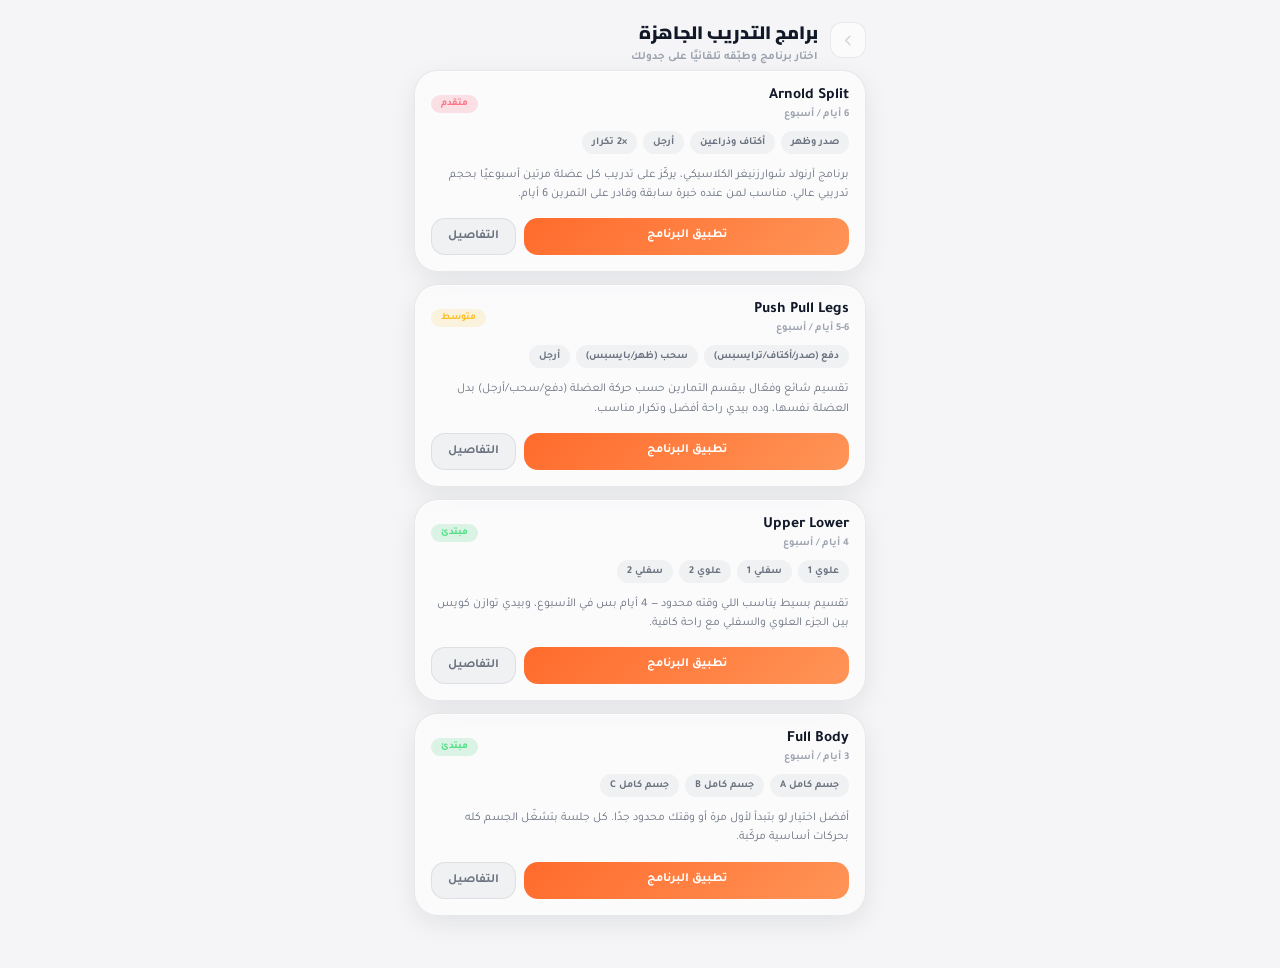
<file: programs.html>
<!DOCTYPE html>
<html lang="ar" dir="rtl">
<head>
<meta charset="UTF-8" />
<meta name="viewport" content="width=device-width, initial-scale=1, maximum-scale=1, viewport-fit=cover" />
<title>برامج التدريب — جيمك</title>

<link rel="manifest" href="manifest.json" />
<meta name="theme-color" content="#F5F5F7" />
<meta name="apple-mobile-web-app-capable" content="yes" />
<link rel="apple-touch-icon" href="icon-192.png" />
<link rel="icon" href="icon-192.png" />
<link rel="stylesheet" href="fonts.css" />

<style>
  :root{
    --bg-deep:#F5F5F7;
    --card-glass:rgba(255,255,255,0.55);
    --border-soft:rgba(17,24,39,0.08);
    --text-primary:#111827;
    --text-secondary:#6B7280;
    --text-dim:#9CA3AF;
  }
  *{box-sizing:border-box; -webkit-tap-highlight-color:transparent;}
  html,body{margin:0;padding:0;background:var(--bg-deep);}
  body{font-family:'Tajawal','Cairo',sans-serif; color:var(--text-primary); min-height:100vh;}
  h1,h2,h3,.cairo{font-family:'Cairo','Tajawal',sans-serif;}

  .bg-ambient{
    position:fixed; inset:0; z-index:-1; pointer-events:none;
    background:
      radial-gradient(700px 420px at 12% -8%, rgba(255,107,44,0.20), transparent 60%),
      radial-gradient(650px 500px at 105% 10%, rgba(255,148,87,0.20), transparent 60%),
      var(--bg-deep);
  }
  .app{max-width:480px; margin:0 auto; padding:16px 14px 40px;}

  .top-bar{display:flex; align-items:center; gap:12px; margin-bottom:6px;}
  .back-btn{
    width:36px; height:36px; border-radius:12px; display:flex; align-items:center; justify-content:center;
    background:rgba(255,255,255,0.55); border:1px solid var(--border-soft); flex-shrink:0;
  }
  .page-title{font-size:18px; font-weight:900; margin:0;}
  .page-sub{font-size:11.5px; color:var(--text-dim); font-weight:600; margin-top:2px;}

  .glass{
    background:var(--card-glass); border:1px solid var(--border-soft); border-radius:24px;
    backdrop-filter:blur(18px) saturate(140%); -webkit-backdrop-filter:blur(18px) saturate(140%);
    box-shadow:0 8px 26px rgba(17,24,39,0.08), inset 0 1px 0 rgba(255,255,255,0.7);
  }

  /* ===== Active program banner ===== */
  .active-banner{
    display:flex; align-items:center; gap:12px; padding:14px; margin:16px 0;
    background:linear-gradient(120deg, rgba(255,107,44,0.12), rgba(255,148,87,0.10));
  }
  .active-ic{width:40px; height:40px; border-radius:12px; flex-shrink:0; display:flex; align-items:center; justify-content:center;
    background:linear-gradient(135deg,#FF6B2C,#FF9457);}
  .active-name{font-weight:800; font-size:13px;}
  .active-sub{font-size:11px; color:var(--text-secondary); margin-top:1px;}

  /* ===== Program cards ===== */
  .prog-card{padding:16px; margin-bottom:12px;}
  .prog-head{display:flex; align-items:center; justify-content:space-between; margin-bottom:10px;}
  .prog-name{font-size:15.5px; font-weight:900; margin:0;}
  .prog-days-count{font-size:10.5px; color:var(--text-dim); font-weight:700; margin-top:2px;}
  .prog-level{
    font-size:10px; font-weight:800; padding:3px 10px; border-radius:20px;
  }
  .lvl-beginner{background:rgba(34,197,94,0.14); color:#4ADE80;}
  .lvl-inter{background:rgba(251,191,36,0.14); color:#FBBF24;}
  .lvl-advanced{background:rgba(244,63,94,0.14); color:#FB7185;}
  .rec-badge{display:inline-flex; align-items:center; gap:4px; font-size:9.5px; font-weight:800; color:#FDBA74; background:rgba(251,146,60,0.14); padding:3px 9px; border-radius:20px; margin-bottom:8px;}

  .prog-days{display:flex; gap:6px; margin-bottom:12px; flex-wrap:wrap;}
  .day-chip{
    font-size:10.5px; font-weight:700; padding:5px 10px; border-radius:20px;
    background:rgba(17,24,39,0.045); color:var(--text-secondary);
  }
  .prog-desc{font-size:12px; color:var(--text-secondary); line-height:1.6; margin-bottom:14px;}
  .prog-actions{display:flex; gap:8px;}
  .btn-apply{
    flex:1; text-align:center; padding:10px 0; font-size:12.5px; font-weight:800; color:#fff; border-radius:14px;
    background:linear-gradient(135deg,#FF6B2C,#FF9457);
  }
  .btn-detail{
    padding:10px 16px; text-align:center; font-size:12.5px; font-weight:700; color:var(--text-secondary);
    background:rgba(17,24,39,0.045); border:1px solid var(--border-soft); border-radius:14px;
  }

  /* ===== Detail modal ===== */
  .modal-backdrop{
    position:fixed; inset:0; z-index:100; background:rgba(0,0,0,0.55);
    display:none; align-items:flex-end; justify-content:center;
  }
  .modal-backdrop.open{display:flex;}
  .detail-sheet{
    width:100%; max-width:480px; background:rgba(247,247,249,0.92); backdrop-filter:blur(28px) saturate(180%); -webkit-backdrop-filter:blur(28px) saturate(180%); border:1px solid rgba(17,24,39,0.06); border-bottom:none;
    border-radius:24px 24px 0 0; padding:10px 18px calc(20px + env(safe-area-inset-bottom));
    max-height:88vh; overflow-y:auto;
  }
  .detail-sheet-handle{width:38px; height:4px; border-radius:20px; background:rgba(255,255,255,0.18); margin:4px auto 16px;}
  .detail-head{display:flex; align-items:center; justify-content:space-between; margin-bottom:4px;}
  .detail-name{font-size:17px; font-weight:900; margin:0;}
  .detail-days-count{font-size:11px; color:var(--text-dim); font-weight:700; margin-top:3px;}
  .detail-section-label{font-size:11px; font-weight:800; color:var(--text-secondary); margin:16px 0 8px;}
  .detail-day-list{display:flex; flex-direction:column; gap:8px;}
  .detail-day-row{display:flex; align-items:center; gap:10px; padding:10px 12px; background:rgba(17,24,39,0.045); border:1px solid var(--border-soft); border-radius:12px;}
  .detail-day-num{width:22px; height:22px; border-radius:7px; flex-shrink:0; display:flex; align-items:center; justify-content:center; font-size:10.5px; font-weight:800; color:#fff; background:linear-gradient(135deg,#FF6B2C,#FF9457);}
  .detail-day-name{font-size:12.5px; font-weight:700;}
  .detail-desc{font-size:12.5px; color:var(--text-secondary); line-height:1.8;}
  .detail-actions{display:flex; gap:10px; margin-top:20px;}
  .detail-actions button{
    flex:1; padding:12px; border-radius:14px; border:none; cursor:pointer; font-family:inherit; font-size:13px; font-weight:800;
  }
  #detailCloseBtn{background:rgba(17,24,39,0.055); color:var(--text-primary);}
  #detailApplyBtn{background:linear-gradient(135deg,#FF6B2C,#FF9457); color:#fff;}
  #detailApplyBtn.applied{background:rgba(34,197,94,0.18); color:#4ADE80;}
</style>
</head>
<body>
<div class="bg-ambient"></div>
<div class="app">

  <div class="top-bar">
    <a href="profile.html" class="back-btn" style="text-decoration:none;" aria-label="رجوع">
      <svg width="17" height="17" viewBox="0 0 24 24" fill="none" stroke="#CBD5E1" stroke-width="2" stroke-linecap="round" stroke-linejoin="round"><path d="m14 6-6 6 6 6"/></svg>
    </a>
    <div>
      <h1 class="page-title" data-i18n="prog_title">برامج التدريب الجاهزة</h1>
      <div class="page-sub" data-i18n="prog_sub">اختار برنامج وطبّقه تلقائيًا على جدولك</div>
    </div>
  </div>

  <div class="glass active-banner" id="activeBanner" style="display:none;">
    <div class="active-ic">
      <svg width="19" height="19" viewBox="0 0 24 24" fill="none" stroke="#fff" stroke-width="2" stroke-linecap="round" stroke-linejoin="round"><path d="M20 6 9 17l-5-5"/></svg>
    </div>
    <div>
      <div class="active-name" id="activeName">—</div>
      <div class="active-sub" id="activeSub">—</div>
    </div>
  </div>

  <div id="programList"></div>

</div>

<!-- ===== Program detail modal ===== -->
<div class="modal-backdrop" id="detailModalBackdrop">
  <div class="detail-sheet">
    <div class="detail-sheet-handle"></div>
    <div class="detail-head">
      <div>
        <p class="detail-name" id="detailName">—</p>
        <div class="detail-days-count" id="detailDaysCount">—</div>
      </div>
      <span class="prog-level" id="detailLevel">—</span>
    </div>
    <p class="detail-section-label">نظرة عامة</p>
    <p class="detail-desc" id="detailDesc">—</p>
    <p class="detail-section-label">تقسيم الأيام</p>
    <div class="detail-day-list" id="detailDayList"></div>
    <div class="detail-actions">
      <button id="detailCloseBtn" type="button" data-i18n="prog_close">إغلاق</button>
      <button id="detailApplyBtn" type="button" data-i18n="prog_apply">تطبيق البرنامج</button>
    </div>
  </div>
</div>

<script src="app-data.js"></script>
<script>
  const store = window.GymakStore;
  const LEVEL_CLASS = { "مبتدئ": "lvl-beginner", "متوسط": "lvl-inter", "متقدم": "lvl-advanced" };

  function render() {
    const programs = store.getPrograms();
    const active = store.getActiveProgram();

    const banner = document.getElementById("activeBanner");
    if (active) {
      banner.style.display = "flex";
      document.getElementById("activeName").textContent = "البرنامج الحالي: " + active.name;
      document.getElementById("activeSub").textContent = active.daysPerWeek;
    } else {
      banner.style.display = "none";
    }

    const recommendedId = store.getRecommendedProgramId();
    document.getElementById("programList").innerHTML = programs.map((p) => {
      const isActive = active && active.id === p.id;
      const isRecommended = recommendedId === p.id && !isActive;
      return `
      <div class="glass prog-card">
        ${isRecommended ? `<div class="rec-badge">★ ${store.t("prog_recommended")}</div>` : ""}
        <div class="prog-head">
          <div>
            <p class="prog-name">${p.name}</p>
            <div class="prog-days-count">${p.daysPerWeek}</div>
          </div>
          <span class="prog-level ${LEVEL_CLASS[p.level] || "lvl-beginner"}">${p.level}</span>
        </div>
        <div class="prog-days">
          ${p.dayChips.map((c) => `<span class="day-chip">${c}</span>`).join("")}
        </div>
        <p class="prog-desc">${p.desc}</p>
        <div class="prog-actions">
          <div class="btn-apply" data-id="${p.id}" style="cursor:pointer; ${isActive ? "opacity:.7;" : ""}">${isActive ? store.t("prog_applied") : store.t("prog_apply")}</div>
          <div class="btn-detail" data-toggle="${p.id}" style="cursor:pointer;">${store.t("prog_details")}</div>
        </div>
      </div>`;
    }).join("");
  }

  document.getElementById("programList").addEventListener("click", (e) => {
    const applyBtn = e.target.closest(".btn-apply");
    if (applyBtn) {
      store.applyProgram(applyBtn.dataset.id);
      render();
      return;
    }
    const detailBtn = e.target.closest(".btn-detail");
    if (detailBtn) {
      openDetailModal(detailBtn.dataset.toggle);
    }
  });

  // ===== Detail modal =====
  const detailModal = document.getElementById("detailModalBackdrop");
  let detailProgramId = null;

  function openDetailModal(id) {
    const p = store.getPrograms().find((x) => x.id === id);
    if (!p) return;
    detailProgramId = id;
    document.getElementById("detailName").textContent = p.name;
    document.getElementById("detailDaysCount").textContent = p.daysPerWeek;
    const levelEl = document.getElementById("detailLevel");
    levelEl.textContent = p.level;
    levelEl.className = "prog-level " + (LEVEL_CLASS[p.level] || "lvl-beginner");
    document.getElementById("detailDesc").textContent = p.desc;
    document.getElementById("detailDayList").innerHTML = p.dayChips.map((c, i) => `
      <div class="detail-day-row">
        <span class="detail-day-num">${i + 1}</span>
        <span class="detail-day-name">${c}</span>
      </div>`).join("");

    const isActive = store.getActiveProgram()?.id === id;
    const applyBtn = document.getElementById("detailApplyBtn");
    applyBtn.textContent = isActive ? store.t("prog_applied") : store.t("prog_apply");
    applyBtn.classList.toggle("applied", isActive);

    detailModal.classList.add("open");
  }
  function closeDetailModal() { detailModal.classList.remove("open"); }

  document.getElementById("detailCloseBtn").addEventListener("click", closeDetailModal);
  detailModal.addEventListener("click", (e) => { if (e.target === detailModal) closeDetailModal(); });
  document.addEventListener("keydown", (e) => {
    if (e.key === "Escape" && detailModal.classList.contains("open")) closeDetailModal();
  });
  document.getElementById("detailApplyBtn").addEventListener("click", () => {
    if (!detailProgramId) return;
    store.applyProgram(detailProgramId);
    render();
    closeDetailModal();
  });

  store.applyI18n();
  render();
  store.scheduleReminder();

  if ("serviceWorker" in navigator) { navigator.serviceWorker.register("sw.js").catch(() => {}); }
</script>
</body>
</html>
</file>
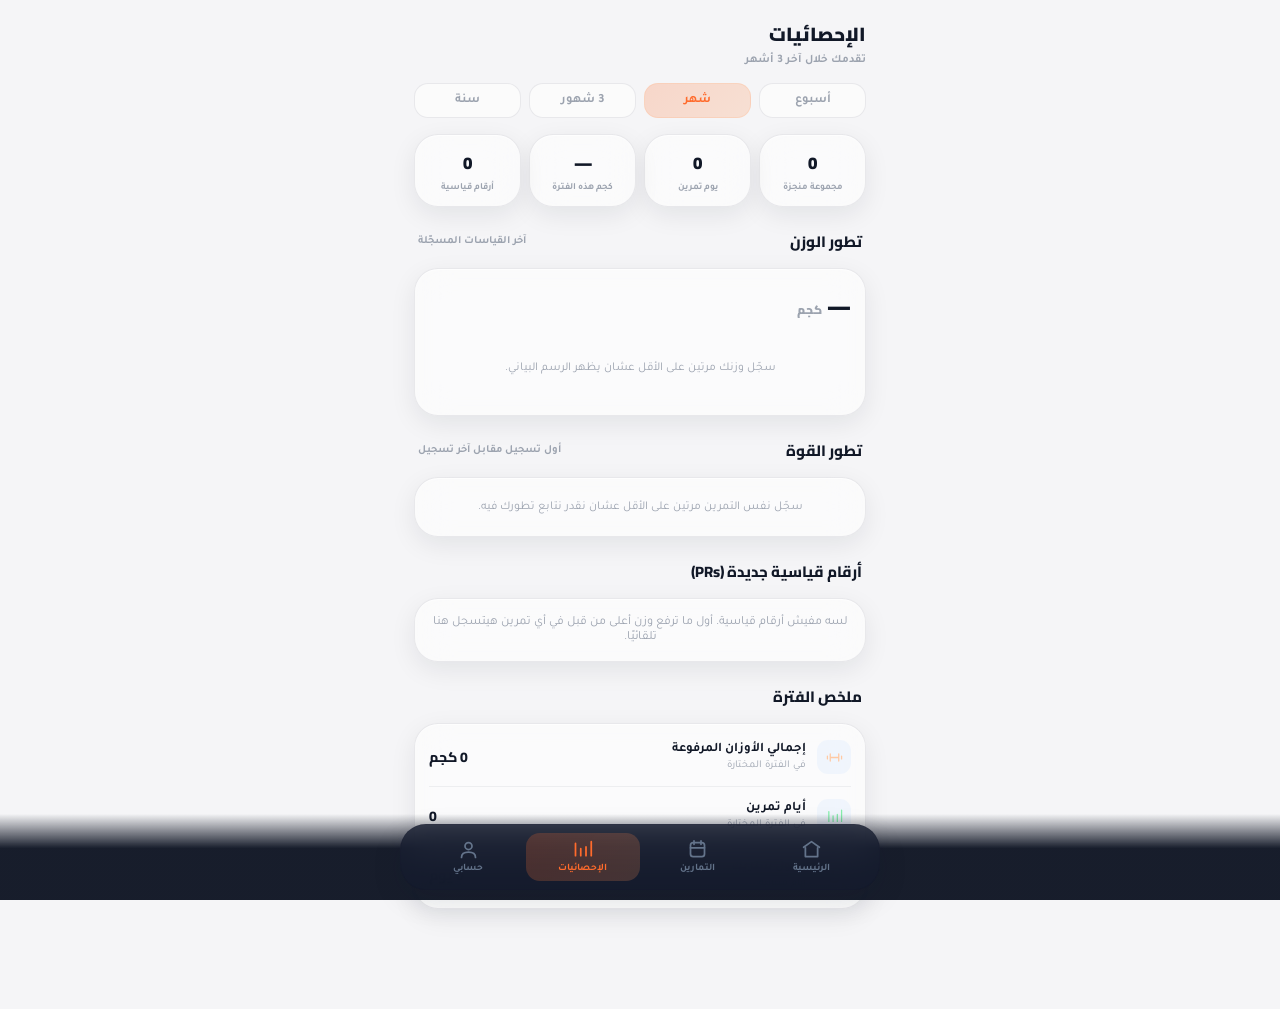
<file: stats.html>
<!DOCTYPE html>
<html lang="ar" dir="rtl">
<head>
<meta charset="UTF-8" />
<meta name="viewport" content="width=device-width, initial-scale=1, maximum-scale=1, viewport-fit=cover" />
<title>الإحصائيات — جيمك</title>

<link rel="manifest" href="manifest.json" />
<meta name="theme-color" content="#F5F5F7" />
<meta name="apple-mobile-web-app-capable" content="yes" />
<link rel="apple-touch-icon" href="icon-192.png" />
<link rel="icon" href="icon-192.png" />
<link rel="stylesheet" href="fonts.css" />

<style>
  :root{
    --bg-deep:#F5F5F7;
    --card-glass:rgba(255,255,255,0.55);
    --border-soft:rgba(17,24,39,0.08);
    --text-primary:#111827;
    --text-secondary:#6B7280;
    --text-dim:#9CA3AF;
    --blue:#FF6B2C; --purple:#FF9457;
  }
  *{box-sizing:border-box; -webkit-tap-highlight-color:transparent;}
  html,body{margin:0;padding:0;background:var(--bg-deep);}
  body{font-family:'Tajawal','Cairo',sans-serif; color:var(--text-primary); min-height:100vh;}
  h1,h2,h3,.cairo{font-family:'Cairo','Tajawal',sans-serif;}

  .bg-ambient{
    position:fixed; inset:0; z-index:-1; pointer-events:none;
    background:
      radial-gradient(700px 420px at 12% -8%, rgba(255,107,44,0.20), transparent 60%),
      radial-gradient(650px 500px at 105% 10%, rgba(255,148,87,0.20), transparent 60%),
      var(--bg-deep);
  }
  .app{max-width:480px; margin:0 auto; padding:16px 14px 100px;}

  .glass{
    background:var(--card-glass); border:1px solid var(--border-soft); border-radius:24px;
    backdrop-filter:blur(18px) saturate(140%); -webkit-backdrop-filter:blur(18px) saturate(140%);
    box-shadow:0 8px 26px rgba(17,24,39,0.08), inset 0 1px 0 rgba(255,255,255,0.7);
    position:relative;
  }

  .page-head{margin-bottom:16px;}
  .page-title{font-size:19px; font-weight:900; margin:0;}
  .page-count{font-size:11.5px; color:var(--text-dim); font-weight:600; margin-top:2px;}

  /* ===== Period tabs ===== */
  .period-tabs{display:flex; gap:8px; margin-bottom:16px;}
  .p-tab{
    flex:1; text-align:center; padding:9px 0; font-size:12.5px; font-weight:700; color:var(--text-dim);
    background:var(--card-glass); border:1px solid var(--border-soft); border-radius:14px;
  }
  .p-tab.active{color:#FF6B2C; background:linear-gradient(135deg, rgba(255,107,44,0.22), rgba(255,148,87,0.22)); border-color:rgba(255,178,130,0.25);}

  /* ===== Summary grid ===== */
  .summary-grid{display:grid; grid-template-columns:repeat(4,1fr); gap:8px; margin-bottom:16px;}
  .sum-card{padding:12px 6px; text-align:center;}
  .sum-val{font-size:17px; font-weight:900; font-family:'Cairo',sans-serif;}
  .sum-label{font-size:9.5px; color:var(--text-dim); font-weight:600; margin-top:3px; line-height:1.3;}

  /* ===== Section title ===== */
  .section-title{display:flex; align-items:center; justify-content:space-between; margin:20px 4px 12px;}
  .section-title h2{font-size:15px; font-weight:800; margin:0;}
  .section-title .sub{font-size:11px; color:var(--text-dim); font-weight:600;}

  /* ===== Weight chart ===== */
  .chart-card{padding:16px 14px 10px;}
  .chart-head{display:flex; align-items:baseline; justify-content:space-between; margin-bottom:10px;}
  .chart-now{font-size:22px; font-weight:900; font-family:'Cairo',sans-serif;}
  .chart-diff{font-size:11px; font-weight:800; color:#22C55E; background:rgba(34,197,94,0.13); padding:3px 9px; border-radius:20px;}
  .chart-labels{display:flex; justify-content:space-between; font-size:9.5px; color:var(--text-dim); margin-top:6px;}

  /* ===== Strength bars ===== */
  .strength-row{margin-bottom:14px;}
  .strength-row:last-child{margin-bottom:0;}
  .strength-head{display:flex; align-items:center; justify-content:space-between; font-size:12.5px; margin-bottom:6px;}
  .strength-head b{font-weight:700;}
  .strength-head span{color:var(--text-dim); font-size:11px;}
  .strength-track{height:9px; border-radius:20px; background:rgba(17,24,39,0.055); overflow:hidden;}
  .strength-fill{height:100%; border-radius:20px;}

  /* ===== PR cards ===== */
  .pr-card{
    display:flex; align-items:center; gap:12px; padding:12px; margin-bottom:8px;
  }
  .pr-icon{
    width:42px; height:42px; border-radius:13px; flex-shrink:0; display:flex; align-items:center; justify-content:center;
    background:linear-gradient(135deg, rgba(251,191,36,0.22), rgba(249,115,22,0.14));
  }
  .pr-info{flex:1;}
  .pr-name{font-weight:700; font-size:13.5px; margin:0 0 2px;}
  .pr-date{font-size:10.5px; color:var(--text-dim);}
  .pr-value{text-align:left;}
  .pr-num{font-size:15px; font-weight:900; font-family:'Cairo',sans-serif; color:#FBBF24;}
  .pr-old{font-size:10px; color:var(--text-dim); text-decoration:line-through;}

  /* ===== Mini stat rows ===== */
  .mini-row{display:flex; align-items:center; justify-content:space-between; padding:12px 0;}
  .mini-row + .mini-row{border-top:1px solid rgba(17,24,39,0.055);}
  .mini-left{display:flex; align-items:center; gap:11px;}
  .mini-ic{width:34px; height:34px; border-radius:11px; display:flex; align-items:center; justify-content:center;
    background:rgba(147,197,253,0.1);}
  .mini-name{font-weight:700; font-size:13px;}
  .mini-sub{font-size:10.5px; color:var(--text-dim); margin-top:1px;}
  .mini-val{font-weight:800; font-size:14px; font-family:'Cairo',sans-serif;}

  /* ===== Bottom nav ===== */
  .bottom-nav{
    position:fixed; bottom:0; left:0; right:0; z-index:50;
    display:flex; justify-content:center; padding:10px 14px calc(10px + env(safe-area-inset-bottom));
    background:linear-gradient(to top, rgba(11,17,32,0.95) 60%, rgba(11,17,32,0));
  }
  .bottom-nav-inner{
    max-width:480px; width:100%; display:flex; justify-content:space-between;
    background:rgba(20,27,46,0.75); border:1px solid var(--border-soft);
    border-radius:26px; padding:8px 10px; backdrop-filter:blur(20px);
    box-shadow:0 10px 30px rgba(17,24,39,0.12);
  }
  .nav-item{
    flex:1; display:flex; flex-direction:column; align-items:center; gap:3px;
    padding:6px 2px; border-radius:14px; color:#64748B; font-size:10px; font-weight:700; text-decoration:none;
  }
  .nav-item svg{width:21px; height:21px;}
  .nav-item.active{color:#FF6B2C; background:linear-gradient(135deg, rgba(255,107,44,0.22), rgba(255,148,87,0.20));}
</style>
</head>
<body>
<div class="bg-ambient"></div>
<div class="app">

  <div class="page-head">
    <h1 class="page-title">الإحصائيات</h1>
    <div class="page-count">تقدمك خلال آخر 3 أشهر</div>
  </div>

  <div class="period-tabs" id="periodTabs">
    <div class="p-tab" data-days="7">أسبوع</div>
    <div class="p-tab active" data-days="30">شهر</div>
    <div class="p-tab" data-days="90">3 شهور</div>
    <div class="p-tab" data-days="365">سنة</div>
  </div>

  <!-- ===== Summary ===== -->
  <div class="summary-grid">
    <div class="glass sum-card">
      <div class="sum-val" id="sumExercises">0</div>
      <div class="sum-label">مجموعة منجزة</div>
    </div>
    <div class="glass sum-card">
      <div class="sum-val" id="sumDays">0</div>
      <div class="sum-label">يوم تمرين</div>
    </div>
    <div class="glass sum-card">
      <div class="sum-val" id="sumWeightDiff">—</div>
      <div class="sum-label" id="sumWeightLabel">كجم هذه الفترة</div>
    </div>
    <div class="glass sum-card">
      <div class="sum-val" id="sumPRs">0</div>
      <div class="sum-label">أرقام قياسية</div>
    </div>
  </div>

  <!-- ===== Weight chart ===== -->
  <div class="section-title">
    <h2>تطور الوزن</h2>
    <span class="sub">آخر القياسات المسجّلة</span>
  </div>
  <div class="glass chart-card">
    <div class="chart-head">
      <span class="chart-now" id="chartNow">— <small style="font-size:12px;color:var(--text-dim)">كجم</small></span>
      <span class="chart-diff" id="chartDiff" style="display:none;"></span>
    </div>
    <div id="chartSvgWrap"></div>
    <div class="chart-labels" id="chartLabels"></div>
  </div>

  <!-- ===== Strength progress ===== -->
  <div class="section-title">
    <h2>تطور القوة</h2>
    <span class="sub">أول تسجيل مقابل آخر تسجيل</span>
  </div>
  <div class="glass chart-card" style="padding:16px 14px;">
    <div id="strengthList">
      <p style="font-size:12px; color:var(--text-dim); text-align:center; margin:6px 0;">سجّل نفس التمرين مرتين على الأقل عشان نقدر نتابع تطورك فيه.</p>
    </div>
  </div>

  <!-- ===== Personal Records ===== -->
  <div class="section-title">
    <h2>أرقام قياسية جديدة (PRs)</h2>
  </div>
  <div id="prList">
    <div class="glass" style="padding:16px; text-align:center; color:var(--text-dim); font-size:12.5px;">لسه مفيش أرقام قياسية. أول ما ترفع وزن أعلى من قبل في أي تمرين هيتسجل هنا تلقائيًا.</div>
  </div>

  <!-- ===== Summary numbers ===== -->
  <div class="section-title">
    <h2>ملخص الفترة</h2>
  </div>
  <div class="glass" style="padding:4px 14px;">
    <div class="mini-row">
      <div class="mini-left">
        <div class="mini-ic">
          <svg width="17" height="17" viewBox="0 0 24 24" fill="none" stroke="#FFC9A3" stroke-width="1.8" stroke-linecap="round"><path d="M6 7v10M18 7v10M2 10v4M22 10v4M6 12h12"/></svg>
        </div>
        <div>
          <div class="mini-name">إجمالي الأوزان المرفوعة</div>
          <div class="mini-sub">في الفترة المختارة</div>
        </div>
      </div>
      <div class="mini-val" id="miniTonnage">0 كجم</div>
    </div>
    <div class="mini-row">
      <div class="mini-left">
        <div class="mini-ic">
          <svg width="17" height="17" viewBox="0 0 24 24" fill="none" stroke="#86EFAC" stroke-width="1.8" stroke-linecap="round"><path d="M4 19V5M10 19v-8M16 19V9M22 19V3"/></svg>
        </div>
        <div>
          <div class="mini-name">أيام تمرين</div>
          <div class="mini-sub">في الفترة المختارة</div>
        </div>
      </div>
      <div class="mini-val" id="miniDaysRange">0</div>
    </div>
    <div class="mini-row">
      <div class="mini-left">
        <div class="mini-ic">
          <svg width="17" height="17" viewBox="0 0 24 24" fill="none" stroke="#FDBA74" stroke-width="1.8" stroke-linecap="round"><path d="M12 2c1 3-2 4.2-2 7 0 1.7 1.3 3 3 3s3-1.3 3-3c1.5 1.5 2.5 3.6 2.5 5.8 0 3.6-2.9 6.7-6.5 6.7S5.5 19.4 5.5 15.8c0-2.6 1.2-4.4 2.4-6.1C9.2 7.7 10 5.3 12 2Z"/></svg>
        </div>
        <div>
          <div class="mini-name">أطول ستريك</div>
          <div class="mini-sub">أيام متتالية</div>
        </div>
      </div>
      <div class="mini-val" id="miniBestStreak">0 يوم</div>
    </div>
  </div>

</div>

<div class="bottom-nav">
  <div class="bottom-nav-inner">
    <a href="index.html" class="nav-item">
      <svg viewBox="0 0 24 24" fill="none" stroke="currentColor" stroke-width="2" stroke-linecap="round" stroke-linejoin="round"><path d="M3 9.5 12 3l9 6.5"/><path d="M5 10v10h14V10"/></svg>
      <span data-i18n="nav_home">الرئيسية</span>
    </a>
    <a href="exercises.html" class="nav-item">
      <svg viewBox="0 0 24 24" fill="none" stroke="currentColor" stroke-width="2" stroke-linecap="round" stroke-linejoin="round"><rect x="4" y="4" width="16" height="16" rx="3"/><path d="M8 2v4M16 2v4M4 10h16"/></svg>
      <span data-i18n="nav_exercises">التمارين</span>
    </a>
    <a href="stats.html" class="nav-item active">
      <svg viewBox="0 0 24 24" fill="none" stroke="currentColor" stroke-width="2" stroke-linecap="round" stroke-linejoin="round"><path d="M4 19V5M10 19v-8M16 19V9M22 19V3"/></svg>
      <span data-i18n="nav_stats">الإحصائيات</span>
    </a>
    <a href="profile.html" class="nav-item">
      <svg viewBox="0 0 24 24" fill="none" stroke="currentColor" stroke-width="2" stroke-linecap="round" stroke-linejoin="round"><circle cx="12" cy="8" r="4"/><path d="M4 21c0-4 3.5-6 8-6s8 2 8 6"/></svg>
      <span data-i18n="nav_profile">حسابي</span>
    </a>
  </div>
</div>

<script src="app-data.js"></script>
<script>
  const store = window.GymakStore;
  let periodDays = 30;
  function fmt(n){ return Number(n).toLocaleString('en-US', {maximumFractionDigits:1}); }

  function renderChart() {
    const history = store.getWeightHistory(12);
    const wrap = document.getElementById("chartSvgWrap");
    const labels = document.getElementById("chartLabels");
    if (history.length < 2) {
      wrap.innerHTML = `<div style="padding:24px 0; text-align:center; color:var(--text-dim); font-size:12px;">سجّل وزنك مرتين على الأقل عشان يظهر الرسم البياني.</div>`;
      labels.innerHTML = "";
      document.getElementById("chartNow").innerHTML = (history.length ? fmt(store.toDisplayWeight(history.at(-1).weight)) : "—") + ` <small style="font-size:12px;color:var(--text-dim)">${store.unitLabel()}</small>`;
      document.getElementById("chartDiff").style.display = "none";
      return;
    }
    const weights = history.map((h) => h.weight);
    const min = Math.min(...weights), max = Math.max(...weights);
    const range = max - min || 1;
    const W = 320, H = 110, pad = 8;
    const stepX = W / (history.length - 1);
    const pts = weights.map((w, i) => {
      const x = i * stepX;
      const y = pad + (1 - (w - min) / range) * (H - pad * 2);
      return [x, y];
    });
    const linePath = pts.map((p, i) => (i === 0 ? "M" : "L") + p[0].toFixed(1) + "," + p[1].toFixed(1)).join(" ");
    const areaPath = linePath + ` L${W},${H} L0,${H} Z`;
    wrap.innerHTML = `
      <svg viewBox="0 0 ${W} ${H}" width="100%" height="110" preserveAspectRatio="none">
        <defs>
          <linearGradient id="wArea" x1="0" y1="0" x2="0" y2="1">
            <stop offset="0%" stop-color="#FF6B2C" stop-opacity="0.35"/>
            <stop offset="100%" stop-color="#FF6B2C" stop-opacity="0"/>
          </linearGradient>
          <linearGradient id="wLine" x1="0" y1="0" x2="1" y2="0">
            <stop offset="0%" stop-color="#FF9457"/>
            <stop offset="100%" stop-color="#FF6B2C"/>
          </linearGradient>
        </defs>
        <path d="${areaPath}" fill="url(#wArea)"/>
        <path d="${linePath}" fill="none" stroke="url(#wLine)" stroke-width="3" stroke-linecap="round" stroke-linejoin="round"/>
        <circle cx="${pts.at(-1)[0]}" cy="${pts.at(-1)[1]}" r="4.5" fill="#111827" stroke="#FFC9A3" stroke-width="2.5"/>
      </svg>`;
    labels.innerHTML = history.map((h) => `<span>${h.date.slice(5)}</span>`).join("");
    document.getElementById("chartNow").innerHTML = fmt(store.toDisplayWeight(weights.at(-1))) + ` <small style="font-size:12px;color:var(--text-dim)">${store.unitLabel()}</small>`;
    const diffEl = document.getElementById("chartDiff");
    const diff = +(store.toDisplayWeight(weights.at(-1)) - store.toDisplayWeight(weights[0])).toFixed(1);
    diffEl.style.display = "inline-flex";
    diffEl.textContent = (diff > 0 ? "↑ +" : diff < 0 ? "↓ " : "→ ") + Math.abs(diff) + " " + store.unitLabel();
    diffEl.style.color = diff > 0 ? "#F43F5E" : "#22C55E";
    diffEl.style.background = diff > 0 ? "rgba(244,63,94,0.13)" : "rgba(34,197,94,0.13)";
  }

  function renderStrength() {
    const rows = store.getStrengthProgress(5);
    const colors = ["#FF7A3D,#FFC9A3", "#22C55E,#86EFAC", "#FFA35E,#FFE0C7", "#F59E0B,#FDE68A", "#EC4899,#FBCFE8"];
    const el = document.getElementById("strengthList");
    if (!rows.length) {
      el.innerHTML = `<p style="font-size:12px; color:var(--text-dim); text-align:center; margin:6px 0;">سجّل نفس التمرين مرتين على الأقل عشان نقدر نتابع تطورك فيه.</p>`;
      return;
    }
    const maxPct = Math.max(...rows.map((r) => Math.abs(r.pct)), 1);
    el.innerHTML = rows.map((r, i) => {
      const width = Math.min(100, Math.max(6, (Math.abs(r.pct) / maxPct) * 100));
      return `
      <div class="strength-row">
        <div class="strength-head"><b>${r.name}</b><span>${fmt(store.toDisplayWeight(r.from))} ← ${fmt(store.toDisplayWeight(r.to))} ${store.unitLabel()} (${r.pct > 0 ? "+" : ""}${r.pct}%)</span></div>
        <div class="strength-track"><div class="strength-fill" style="width:${width}%; background:linear-gradient(90deg,${colors[i % colors.length]});"></div></div>
      </div>`;
    }).join("");
  }

  function renderPRs() {
    const prs = store.getRecentPRs(5);
    const el = document.getElementById("prList");
    if (!prs.length) {
      el.innerHTML = `<div class="glass" style="padding:16px; text-align:center; color:var(--text-dim); font-size:12.5px;">لسه مفيش أرقام قياسية. أول ما ترفع وزن أعلى من قبل في أي تمرين هيتسجل هنا تلقائيًا.</div>`;
      return;
    }
    el.innerHTML = prs.map((pr) => `
      <div class="glass pr-card">
        <div class="pr-icon">
          <svg width="20" height="20" viewBox="0 0 24 24" fill="none" stroke="#FBBF24" stroke-width="2" stroke-linecap="round" stroke-linejoin="round"><path d="M8 21h8M12 17v4M7 4h10v5a5 5 0 0 1-10 0V4Z"/><path d="M17 5h2a2 2 0 0 1 2 2v1a3 3 0 0 1-3 3M7 5H5a2 2 0 0 0-2 2v1a3 3 0 0 0 3 3"/></svg>
        </div>
        <div class="pr-info">
          <p class="pr-name">${pr.exerciseName}</p>
          <p class="pr-date">${pr.date}</p>
        </div>
        <div class="pr-value">
          <div class="pr-num">${store.formatWeight(pr.weight)}</div>
          <div class="pr-old">${store.formatWeight(pr.prevWeight)}</div>
        </div>
      </div>`).join("");
  }

  function renderSummary() {
    document.getElementById("sumDays").textContent = store.getWorkoutDaysInRange(periodDays);
    document.getElementById("sumExercises").textContent = store.getSetsInRange(periodDays);
    document.getElementById("sumPRs").textContent = store.getRecentPRs(1000).filter((p) => p.date >= (new Date(Date.now() - periodDays * 86400000)).toISOString().slice(0,10)).length;

    const diffInfo = store.getWeightDiffOverDays(periodDays);
    const diffDisp = diffInfo ? +(store.toDisplayWeight(diffInfo.to) - store.toDisplayWeight(diffInfo.from)).toFixed(1) : null;
    document.getElementById("sumWeightDiff").textContent = diffDisp != null ? ((diffDisp > 0 ? "+" : "") + diffDisp.toFixed(1)) : "—";
    document.getElementById("sumWeightLabel").textContent = store.unitLabel() + " هذه الفترة";

    document.getElementById("miniTonnage").textContent = fmt(Math.round(store.toDisplayWeight(store.getTonnage(periodDays)))) + " " + store.unitLabel();
    document.getElementById("miniDaysRange").textContent = store.getWorkoutDaysInRange(periodDays);
    document.getElementById("miniBestStreak").textContent = store.getBestStreak() + " يوم";
  }

  document.getElementById("periodTabs").addEventListener("click", (e) => {
    const tab = e.target.closest(".p-tab");
    if (!tab) return;
    document.querySelectorAll("#periodTabs .p-tab").forEach((t) => t.classList.remove("active"));
    tab.classList.add("active");
    periodDays = Number(tab.dataset.days);
    renderSummary();
  });

  window.GymakStore.applyI18n();
  renderChart();
  renderStrength();
  renderPRs();
  renderSummary();
  window.GymakStore.scheduleReminder();

  if ("serviceWorker" in navigator) { navigator.serviceWorker.register("sw.js").catch(() => {}); }
</script>
</body>
</html>
</file>
<file: fonts.css>
/* Self-hosted Cairo + Tajawal fonts (so the app works fully offline, no Google Fonts dependency) */



@font-face {
  font-family: 'Cairo';
  font-style: normal;
  font-weight: 800;
  font-display: swap;
  src: url('./cairo-arabic-800.woff2') format('woff2');
  unicode-range: U+0600-06FF,U+0750-077F,U+0870-088E,U+0890-0891,U+0897-08E1,U+08E3-08FF,U+200C-200E,U+2010-2011,U+204F,U+2E41,U+FB50-FDFF,U+FE70-FE74,U+FE76-FEFC,U+102E0-102FB,U+10E60-10E7E,U+10EC2-10EC4,U+10EFC-10EFF,U+1EE00-1EE03,U+1EE05-1EE1F,U+1EE21-1EE22,U+1EE24,U+1EE27,U+1EE29-1EE32,U+1EE34-1EE37,U+1EE39,U+1EE3B,U+1EE42,U+1EE47,U+1EE49,U+1EE4B,U+1EE4D-1EE4F,U+1EE51-1EE52,U+1EE54,U+1EE57,U+1EE59,U+1EE5B,U+1EE5D,U+1EE5F,U+1EE61-1EE62,U+1EE64,U+1EE67-1EE6A,U+1EE6C-1EE72,U+1EE74-1EE77,U+1EE79-1EE7C,U+1EE7E,U+1EE80-1EE89,U+1EE8B-1EE9B,U+1EEA1-1EEA3,U+1EEA5-1EEA9,U+1EEAB-1EEBB,U+1EEF0-1EEF1;
}
@font-face {
  font-family: 'Cairo';
  font-style: normal;
  font-weight: 800;
  font-display: swap;
  src: url('./cairo-latin-800.woff2') format('woff2');
  unicode-range: U+0000-00FF,U+0131,U+0152-0153,U+02BB-02BC,U+02C6,U+02DA,U+02DC,U+0304,U+0308,U+0329,U+2000-206F,U+20AC,U+2122,U+2191,U+2193,U+2212,U+2215,U+FEFF,U+FFFD;
}

@font-face {
  font-family: 'Cairo';
  font-style: normal;
  font-weight: 900;
  font-display: swap;
  src: url('./cairo-arabic-900.woff2') format('woff2');
  unicode-range: U+0600-06FF,U+0750-077F,U+0870-088E,U+0890-0891,U+0897-08E1,U+08E3-08FF,U+200C-200E,U+2010-2011,U+204F,U+2E41,U+FB50-FDFF,U+FE70-FE74,U+FE76-FEFC,U+102E0-102FB,U+10E60-10E7E,U+10EC2-10EC4,U+10EFC-10EFF,U+1EE00-1EE03,U+1EE05-1EE1F,U+1EE21-1EE22,U+1EE24,U+1EE27,U+1EE29-1EE32,U+1EE34-1EE37,U+1EE39,U+1EE3B,U+1EE42,U+1EE47,U+1EE49,U+1EE4B,U+1EE4D-1EE4F,U+1EE51-1EE52,U+1EE54,U+1EE57,U+1EE59,U+1EE5B,U+1EE5D,U+1EE5F,U+1EE61-1EE62,U+1EE64,U+1EE67-1EE6A,U+1EE6C-1EE72,U+1EE74-1EE77,U+1EE79-1EE7C,U+1EE7E,U+1EE80-1EE89,U+1EE8B-1EE9B,U+1EEA1-1EEA3,U+1EEA5-1EEA9,U+1EEAB-1EEBB,U+1EEF0-1EEF1;
}
@font-face {
  font-family: 'Cairo';
  font-style: normal;
  font-weight: 900;
  font-display: swap;
  src: url('./cairo-latin-900.woff2') format('woff2');
  unicode-range: U+0000-00FF,U+0131,U+0152-0153,U+02BB-02BC,U+02C6,U+02DA,U+02DC,U+0304,U+0308,U+0329,U+2000-206F,U+20AC,U+2122,U+2191,U+2193,U+2212,U+2215,U+FEFF,U+FFFD;
}

@font-face {
  font-family: 'Tajawal';
  font-style: normal;
  font-weight: 400;
  font-display: swap;
  src: url('./tajawal-arabic-400.woff2') format('woff2');
  unicode-range: U+0600-06FF,U+0750-077F,U+0870-088E,U+0890-0891,U+0897-08E1,U+08E3-08FF,U+200C-200E,U+2010-2011,U+204F,U+2E41,U+FB50-FDFF,U+FE70-FE74,U+FE76-FEFC,U+102E0-102FB,U+10E60-10E7E,U+10EC2-10EC4,U+10EFC-10EFF,U+1EE00-1EE03,U+1EE05-1EE1F,U+1EE21-1EE22,U+1EE24,U+1EE27,U+1EE29-1EE32,U+1EE34-1EE37,U+1EE39,U+1EE3B,U+1EE42,U+1EE47,U+1EE49,U+1EE4B,U+1EE4D-1EE4F,U+1EE51-1EE52,U+1EE54,U+1EE57,U+1EE59,U+1EE5B,U+1EE5D,U+1EE5F,U+1EE61-1EE62,U+1EE64,U+1EE67-1EE6A,U+1EE6C-1EE72,U+1EE74-1EE77,U+1EE79-1EE7C,U+1EE7E,U+1EE80-1EE89,U+1EE8B-1EE9B,U+1EEA1-1EEA3,U+1EEA5-1EEA9,U+1EEAB-1EEBB,U+1EEF0-1EEF1;
}
@font-face {
  font-family: 'Tajawal';
  font-style: normal;
  font-weight: 400;
  font-display: swap;
  src: url('./tajawal-latin-400.woff2') format('woff2');
  unicode-range: U+0000-00FF,U+0131,U+0152-0153,U+02BB-02BC,U+02C6,U+02DA,U+02DC,U+0304,U+0308,U+0329,U+2000-206F,U+20AC,U+2122,U+2191,U+2193,U+2212,U+2215,U+FEFF,U+FFFD;
}

@font-face {
  font-family: 'Tajawal';
  font-style: normal;
  font-weight: 500;
  font-display: swap;
  src: url('./tajawal-arabic-500.woff2') format('woff2');
  unicode-range: U+0600-06FF,U+0750-077F,U+0870-088E,U+0890-0891,U+0897-08E1,U+08E3-08FF,U+200C-200E,U+2010-2011,U+204F,U+2E41,U+FB50-FDFF,U+FE70-FE74,U+FE76-FEFC,U+102E0-102FB,U+10E60-10E7E,U+10EC2-10EC4,U+10EFC-10EFF,U+1EE00-1EE03,U+1EE05-1EE1F,U+1EE21-1EE22,U+1EE24,U+1EE27,U+1EE29-1EE32,U+1EE34-1EE37,U+1EE39,U+1EE3B,U+1EE42,U+1EE47,U+1EE49,U+1EE4B,U+1EE4D-1EE4F,U+1EE51-1EE52,U+1EE54,U+1EE57,U+1EE59,U+1EE5B,U+1EE5D,U+1EE5F,U+1EE61-1EE62,U+1EE64,U+1EE67-1EE6A,U+1EE6C-1EE72,U+1EE74-1EE77,U+1EE79-1EE7C,U+1EE7E,U+1EE80-1EE89,U+1EE8B-1EE9B,U+1EEA1-1EEA3,U+1EEA5-1EEA9,U+1EEAB-1EEBB,U+1EEF0-1EEF1;
}
@font-face {
  font-family: 'Tajawal';
  font-style: normal;
  font-weight: 500;
  font-display: swap;
  src: url('./tajawal-latin-500.woff2') format('woff2');
  unicode-range: U+0000-00FF,U+0131,U+0152-0153,U+02BB-02BC,U+02C6,U+02DA,U+02DC,U+0304,U+0308,U+0329,U+2000-206F,U+20AC,U+2122,U+2191,U+2193,U+2212,U+2215,U+FEFF,U+FFFD;
}

@font-face {
  font-family: 'Tajawal';
  font-style: normal;
  font-weight: 700;
  font-display: swap;
  src: url('./tajawal-arabic-700.woff2') format('woff2');
  unicode-range: U+0600-06FF,U+0750-077F,U+0870-088E,U+0890-0891,U+0897-08E1,U+08E3-08FF,U+200C-200E,U+2010-2011,U+204F,U+2E41,U+FB50-FDFF,U+FE70-FE74,U+FE76-FEFC,U+102E0-102FB,U+10E60-10E7E,U+10EC2-10EC4,U+10EFC-10EFF,U+1EE00-1EE03,U+1EE05-1EE1F,U+1EE21-1EE22,U+1EE24,U+1EE27,U+1EE29-1EE32,U+1EE34-1EE37,U+1EE39,U+1EE3B,U+1EE42,U+1EE47,U+1EE49,U+1EE4B,U+1EE4D-1EE4F,U+1EE51-1EE52,U+1EE54,U+1EE57,U+1EE59,U+1EE5B,U+1EE5D,U+1EE5F,U+1EE61-1EE62,U+1EE64,U+1EE67-1EE6A,U+1EE6C-1EE72,U+1EE74-1EE77,U+1EE79-1EE7C,U+1EE7E,U+1EE80-1EE89,U+1EE8B-1EE9B,U+1EEA1-1EEA3,U+1EEA5-1EEA9,U+1EEAB-1EEBB,U+1EEF0-1EEF1;
}
@font-face {
  font-family: 'Tajawal';
  font-style: normal;
  font-weight: 700;
  font-display: swap;
  src: url('./tajawal-latin-700.woff2') format('woff2');
  unicode-range: U+0000-00FF,U+0131,U+0152-0153,U+02BB-02BC,U+02C6,U+02DA,U+02DC,U+0304,U+0308,U+0329,U+2000-206F,U+20AC,U+2122,U+2191,U+2193,U+2212,U+2215,U+FEFF,U+FFFD;
}
</file>
